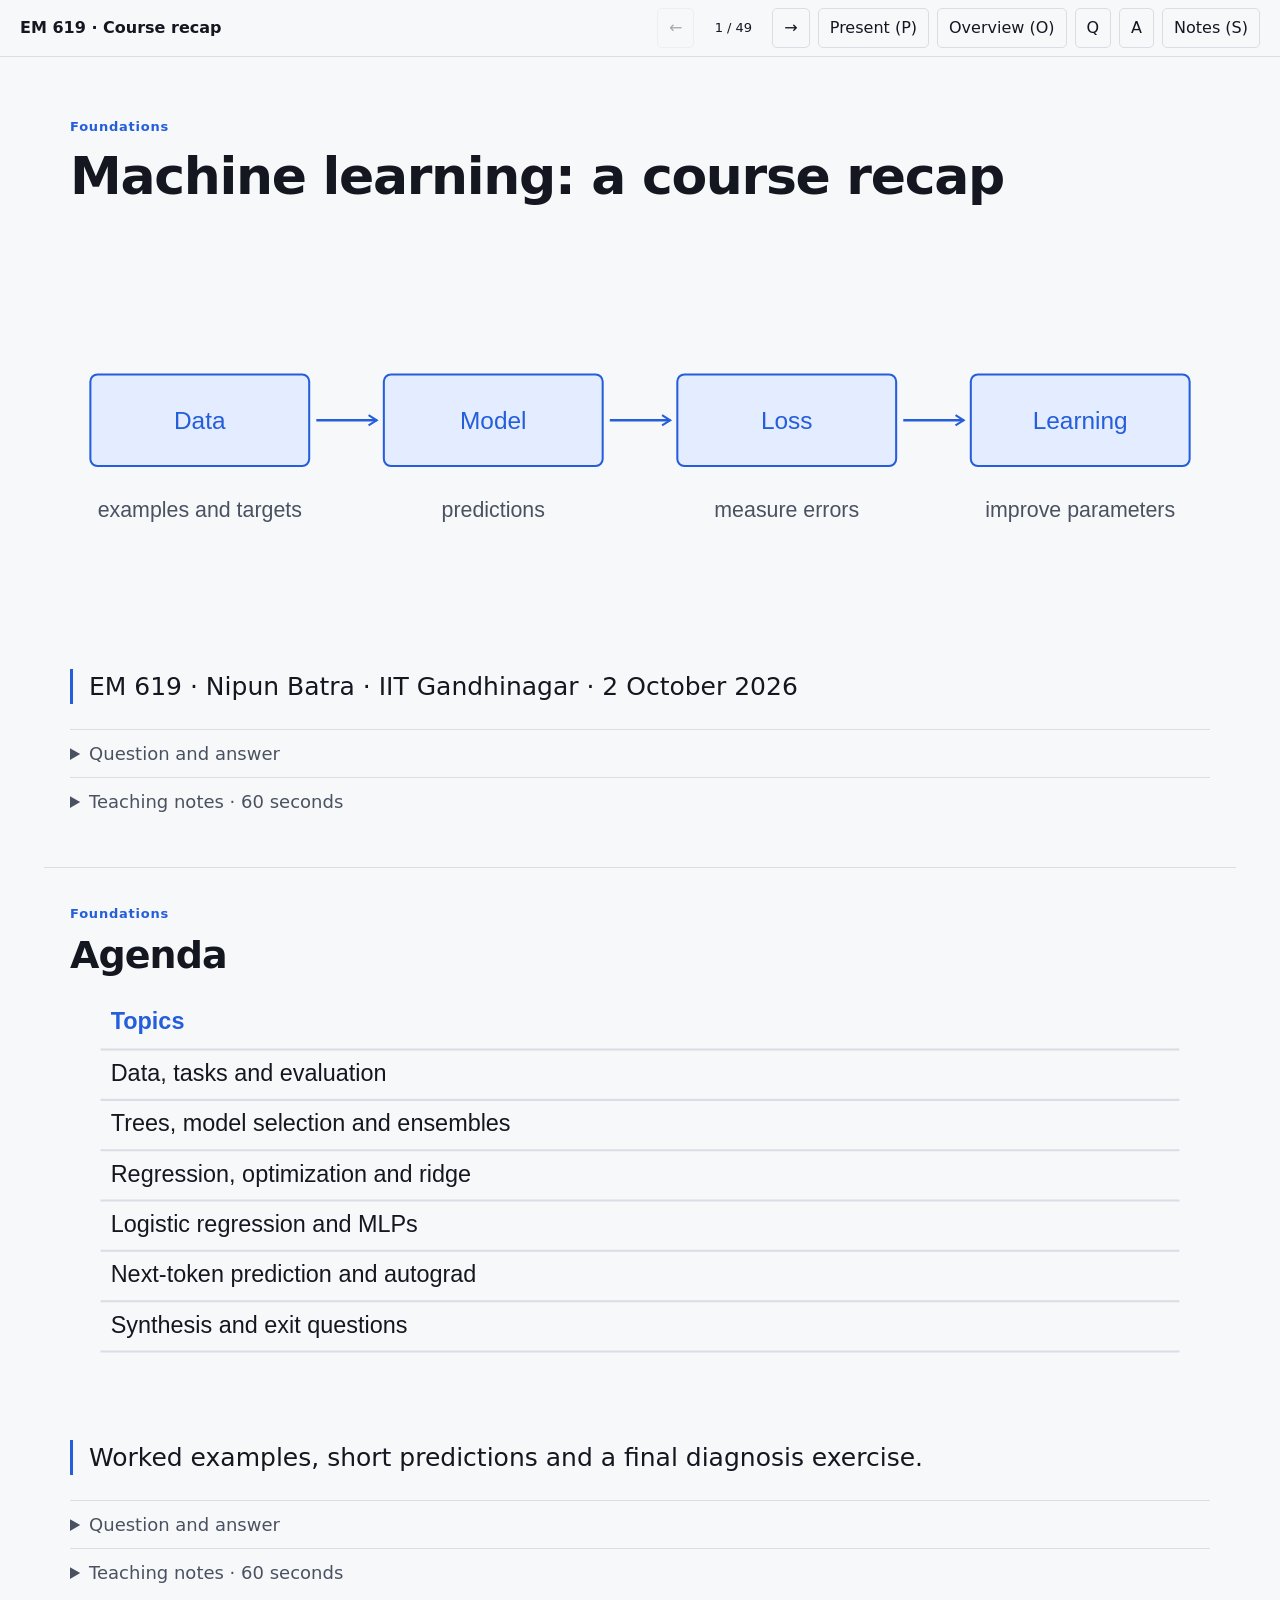
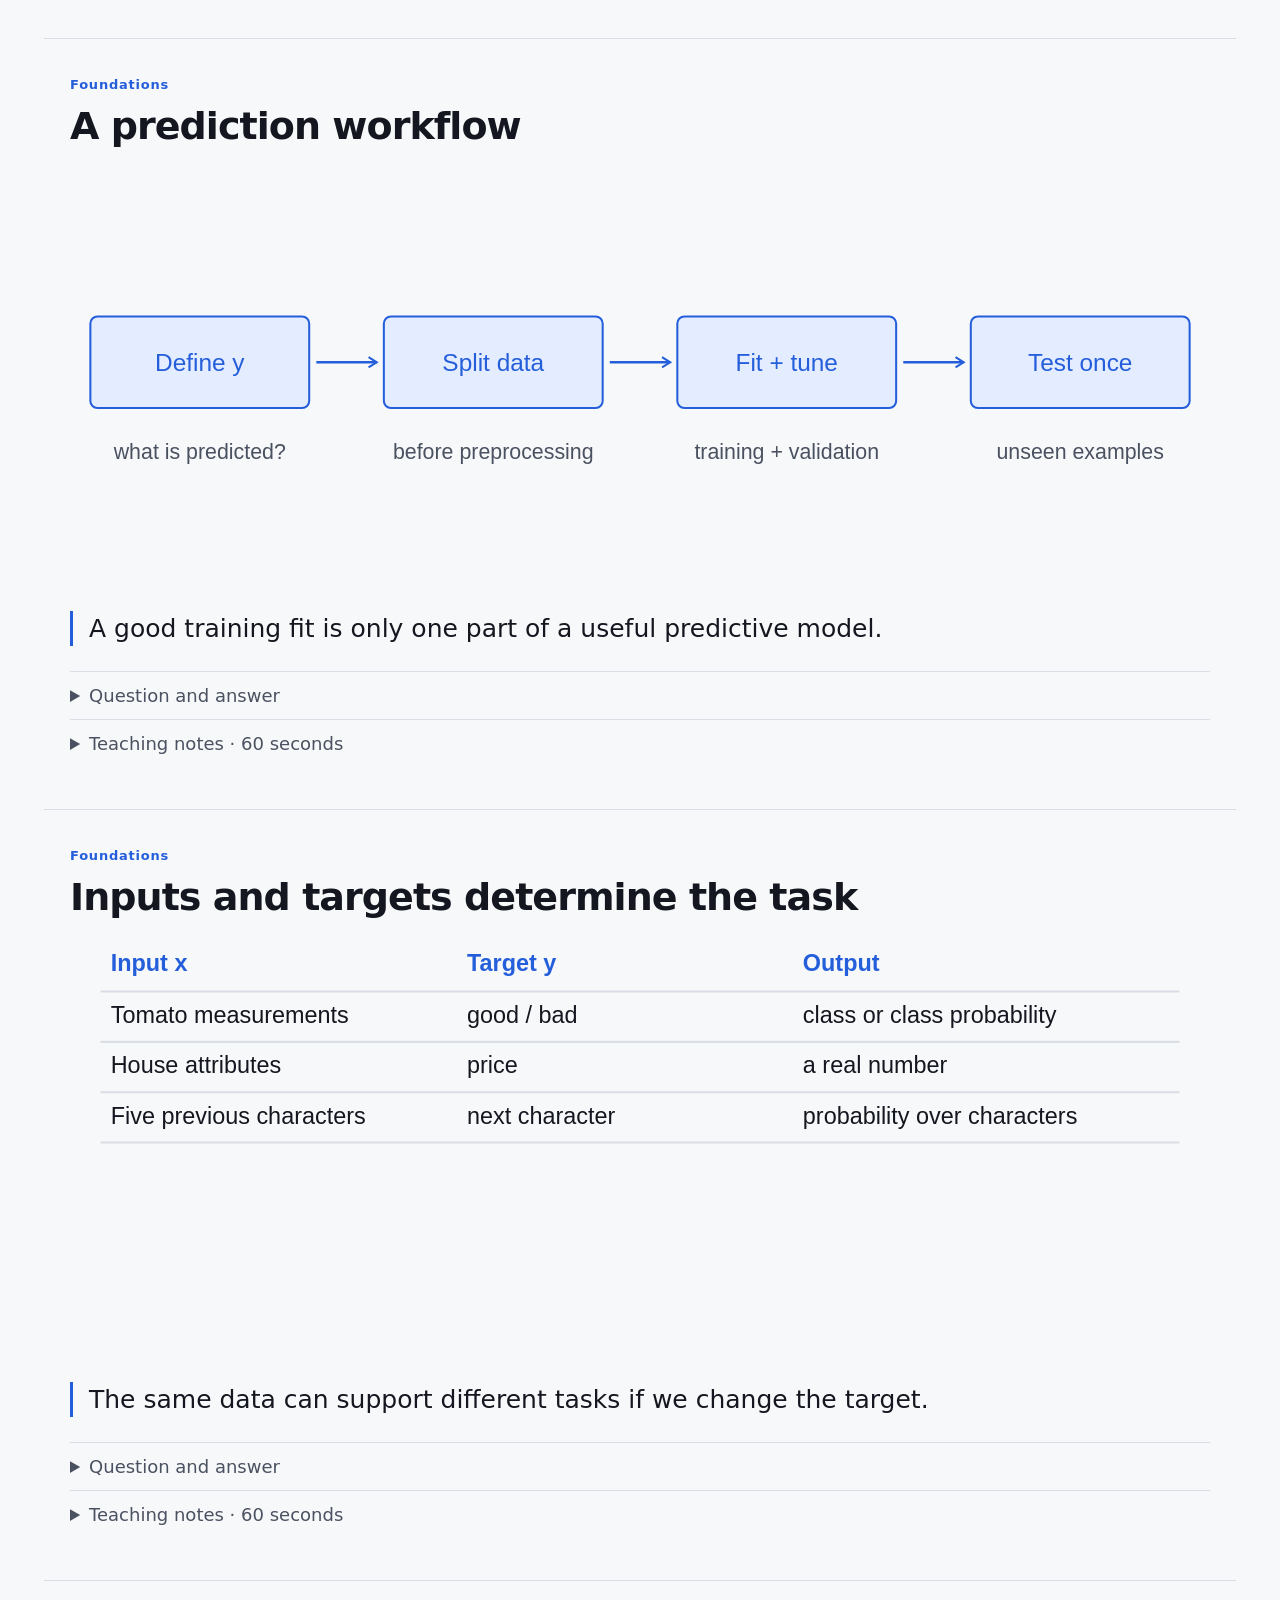
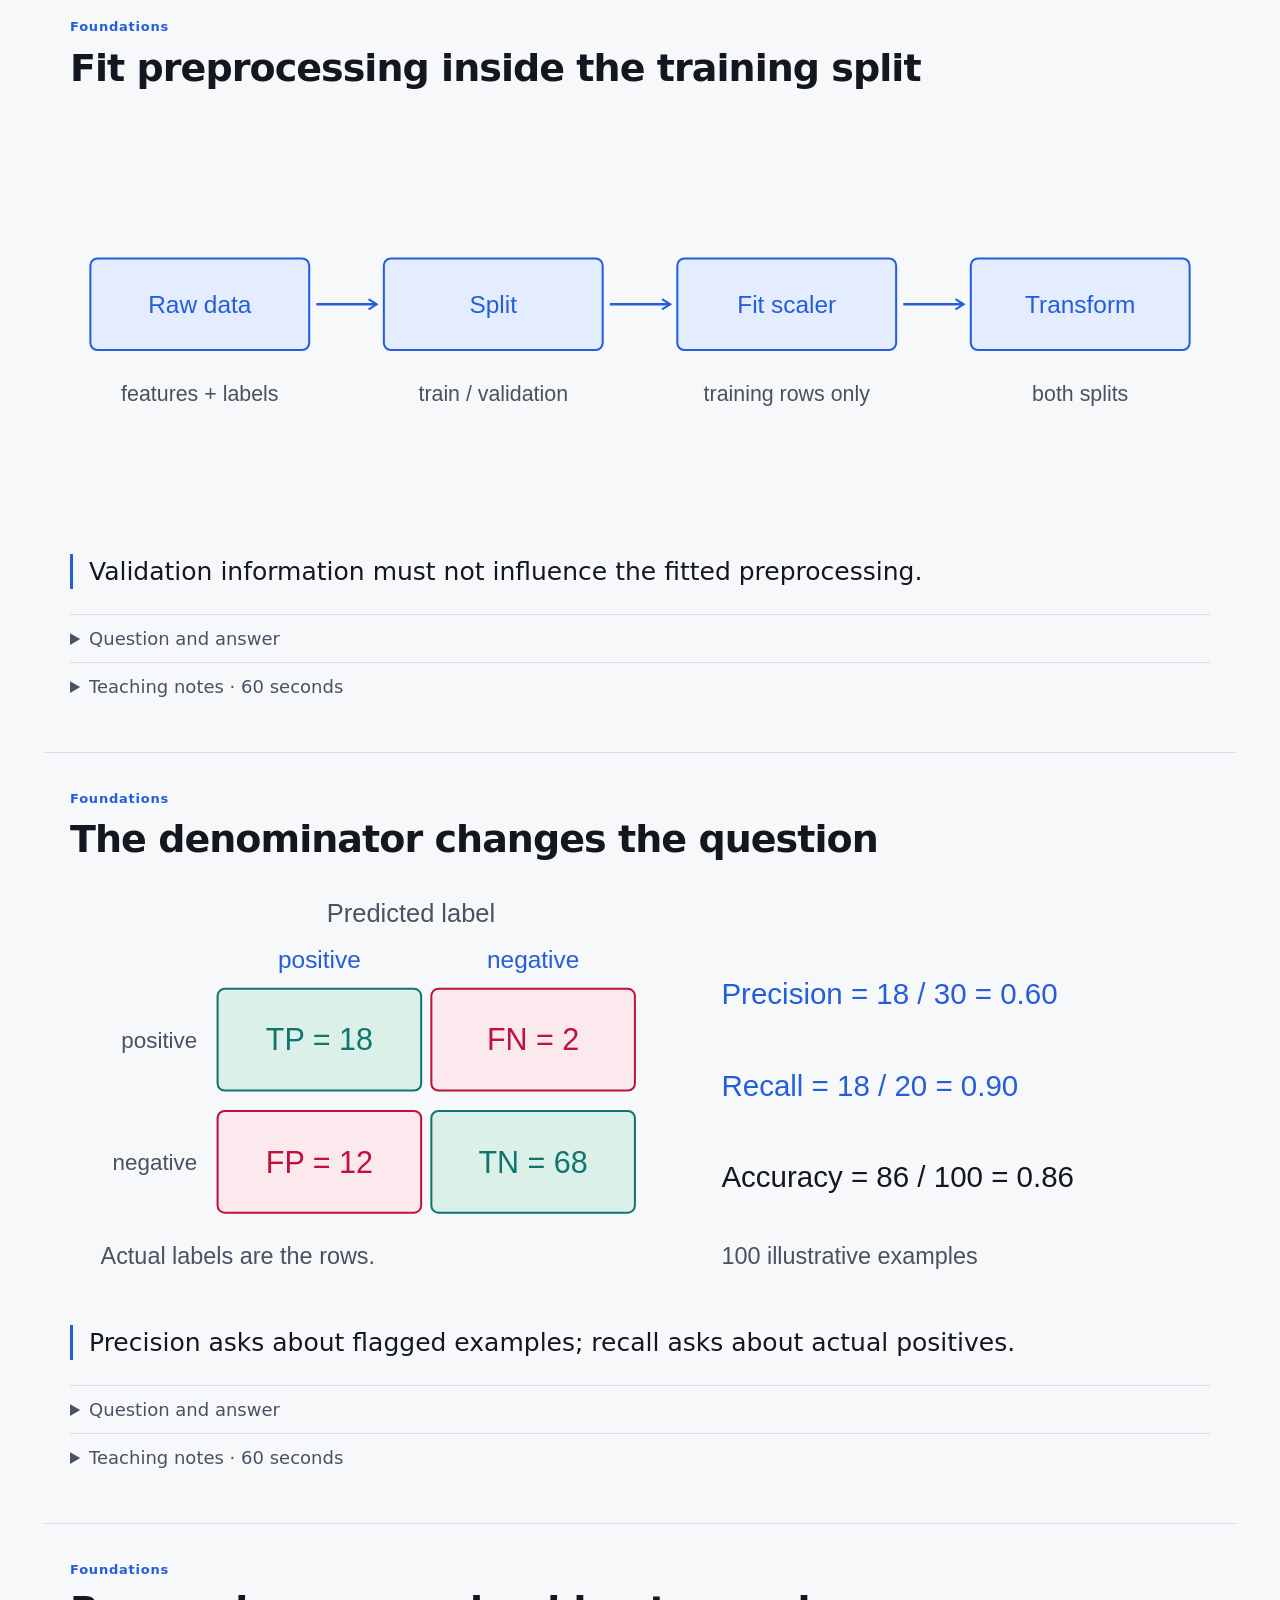
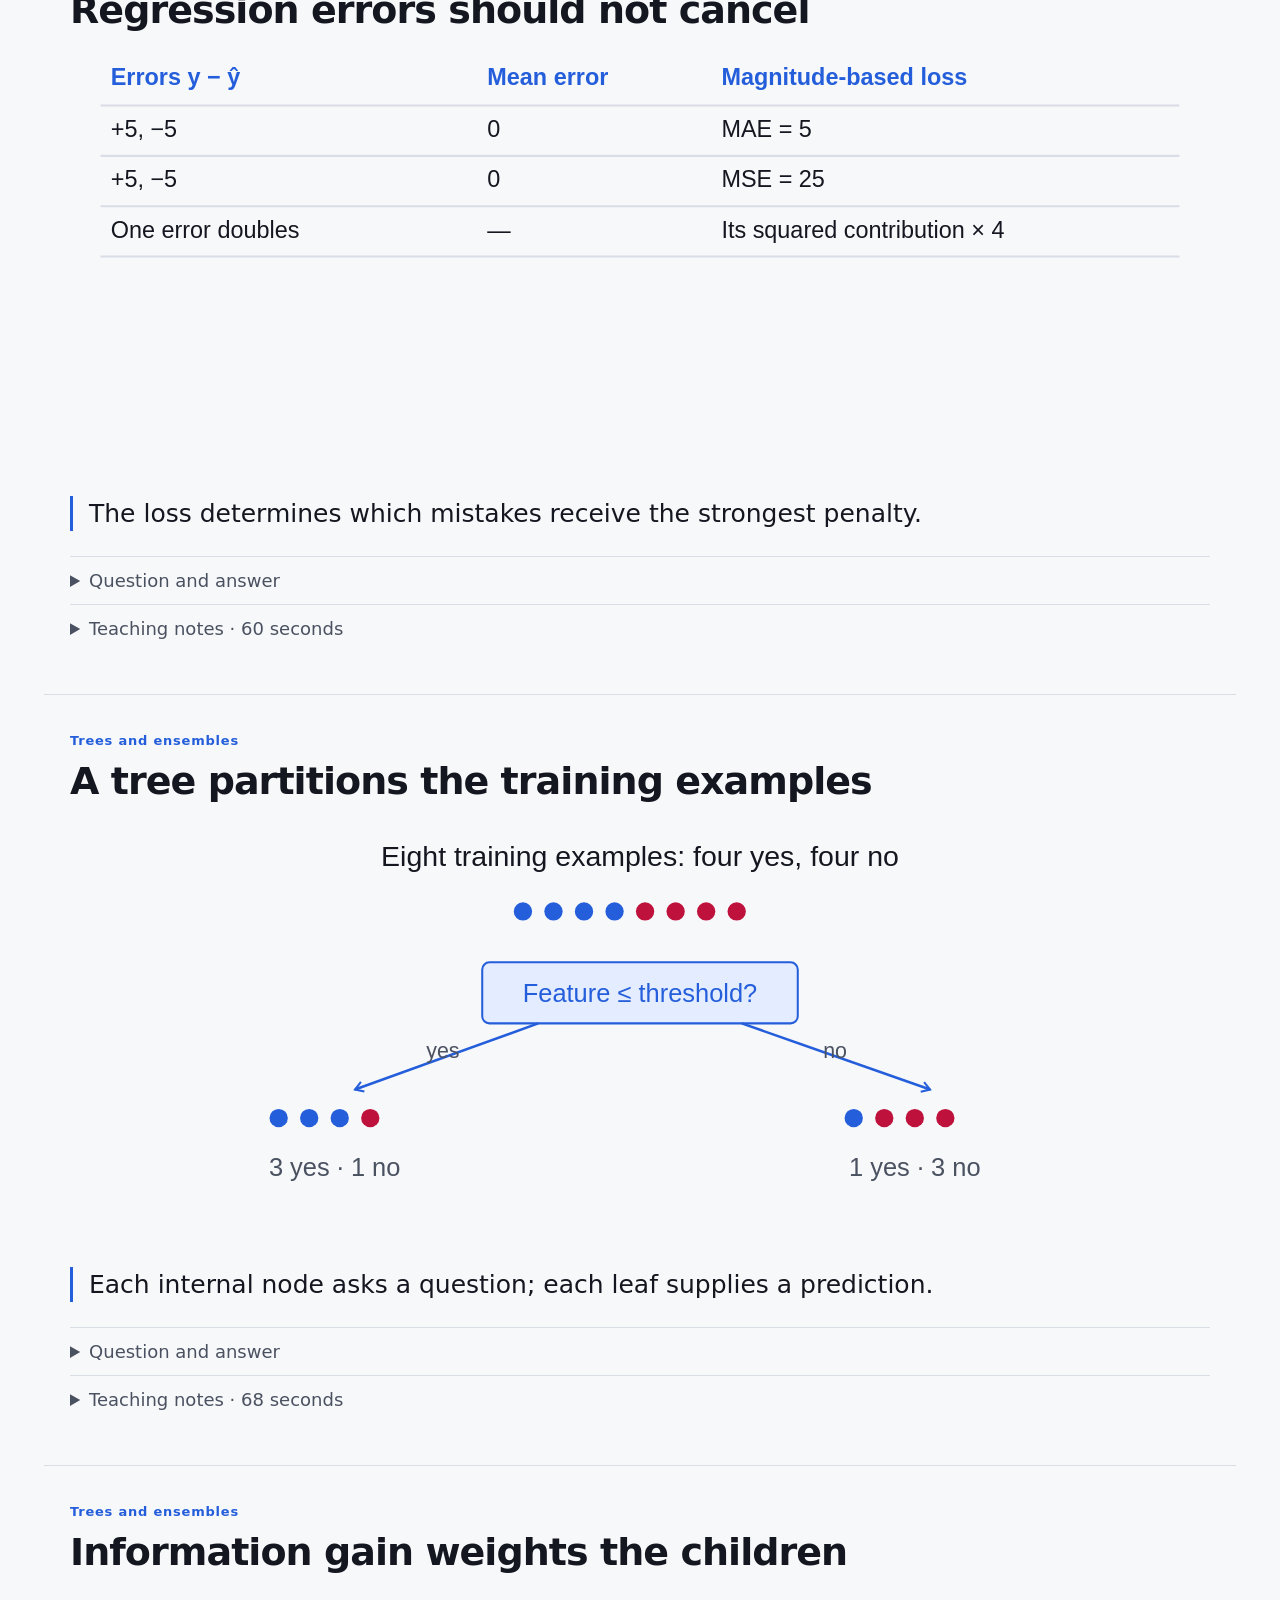
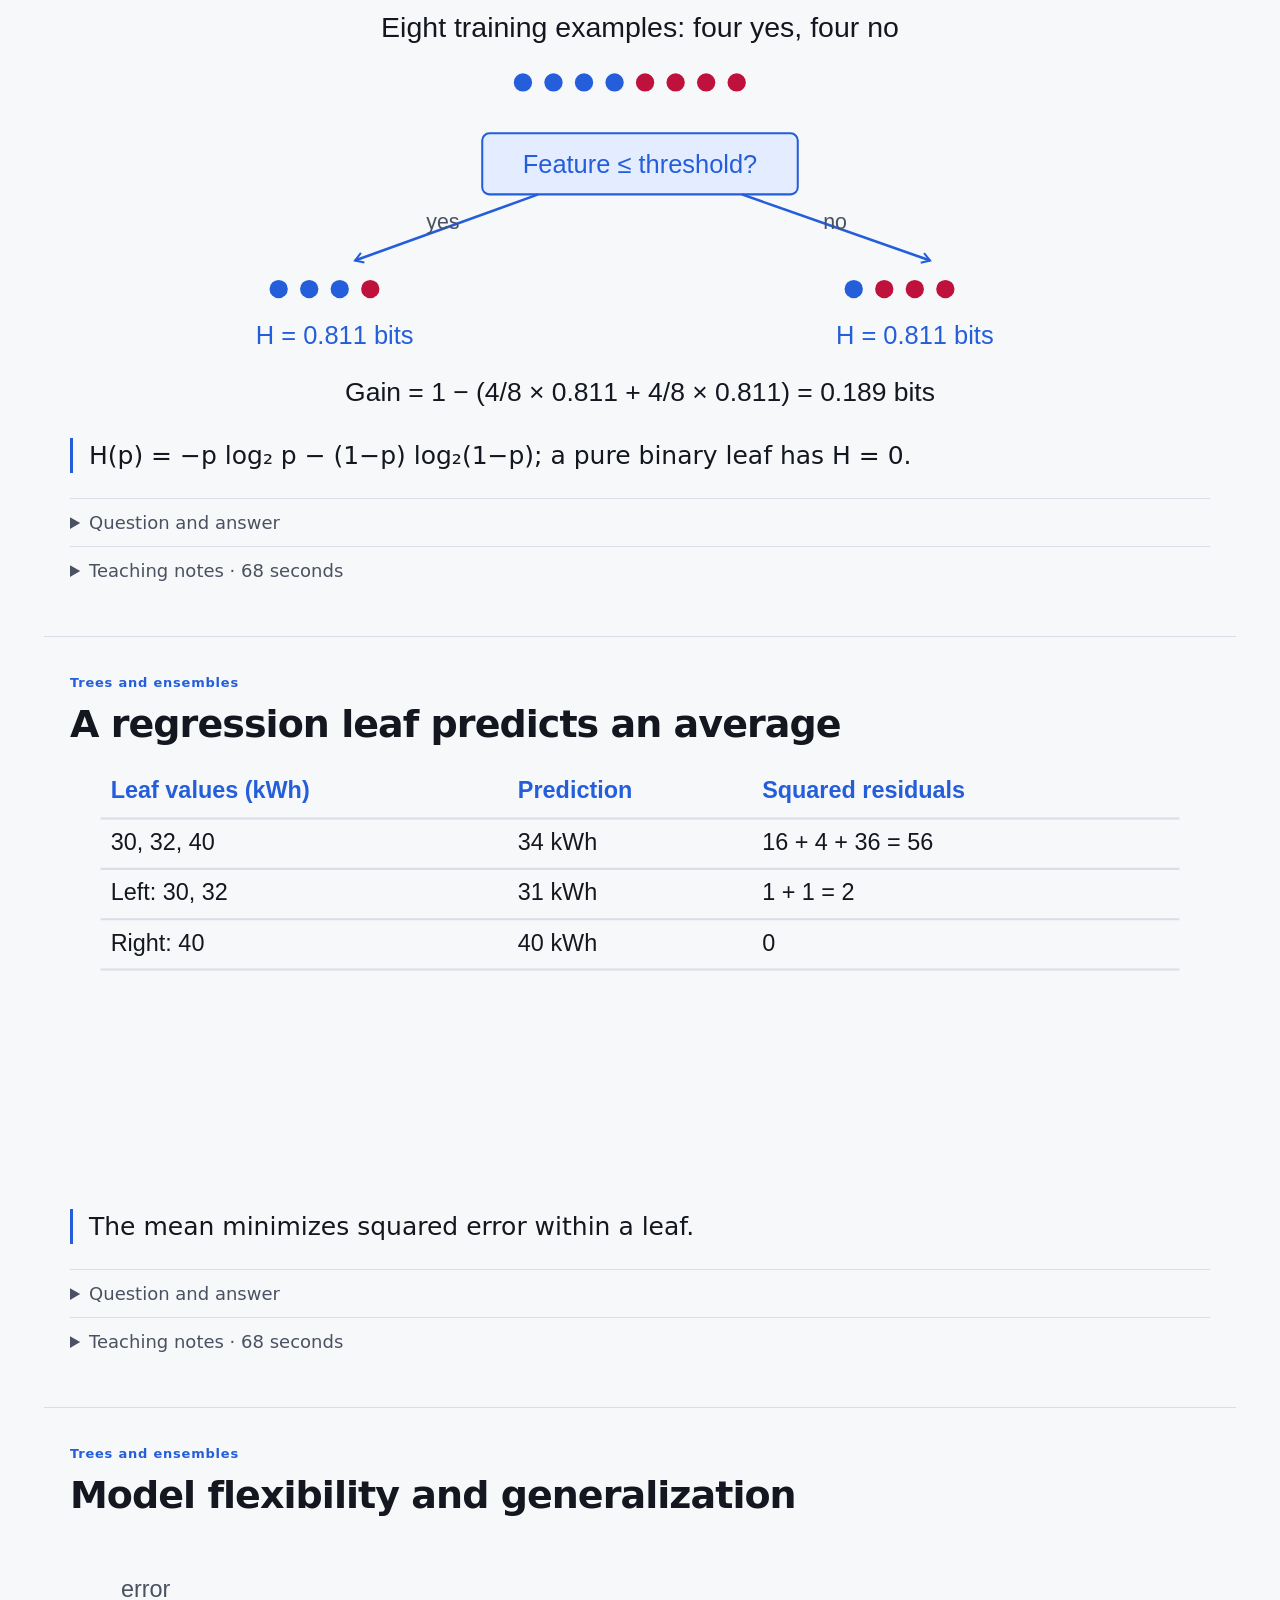
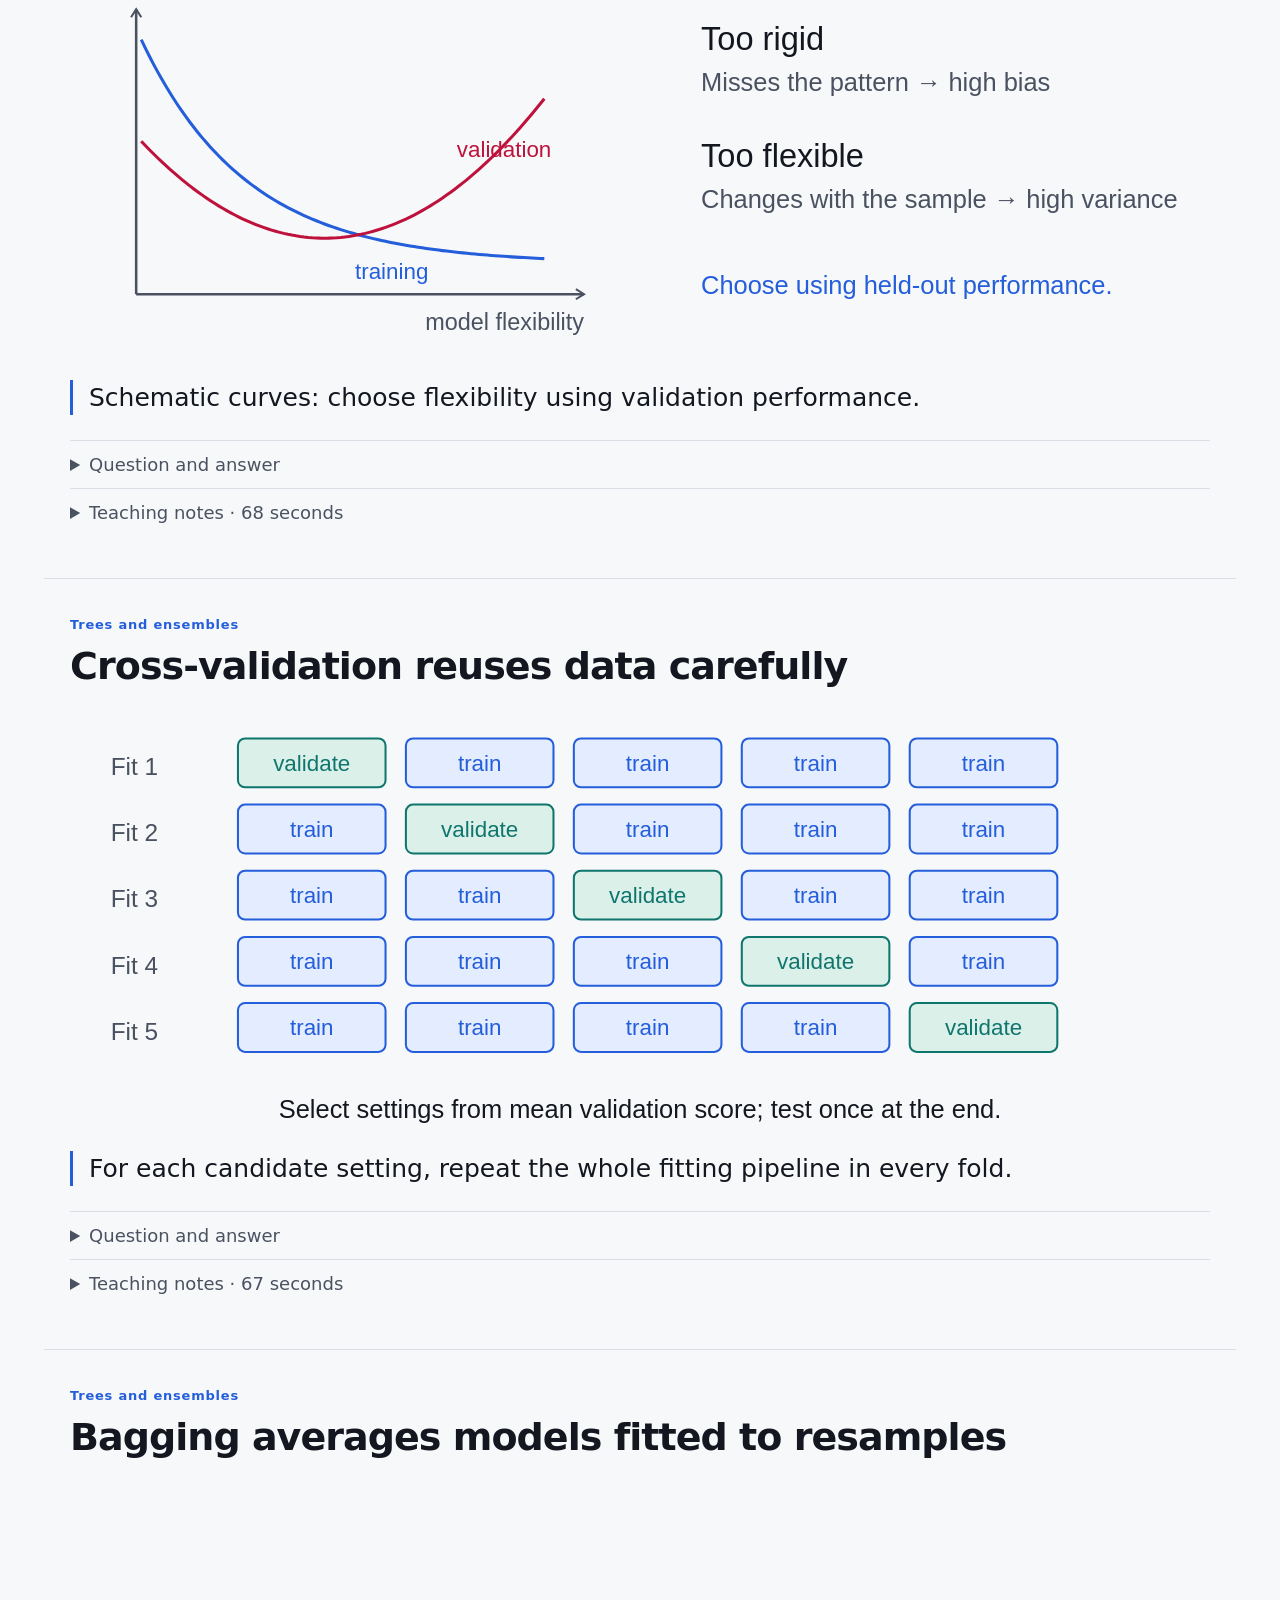
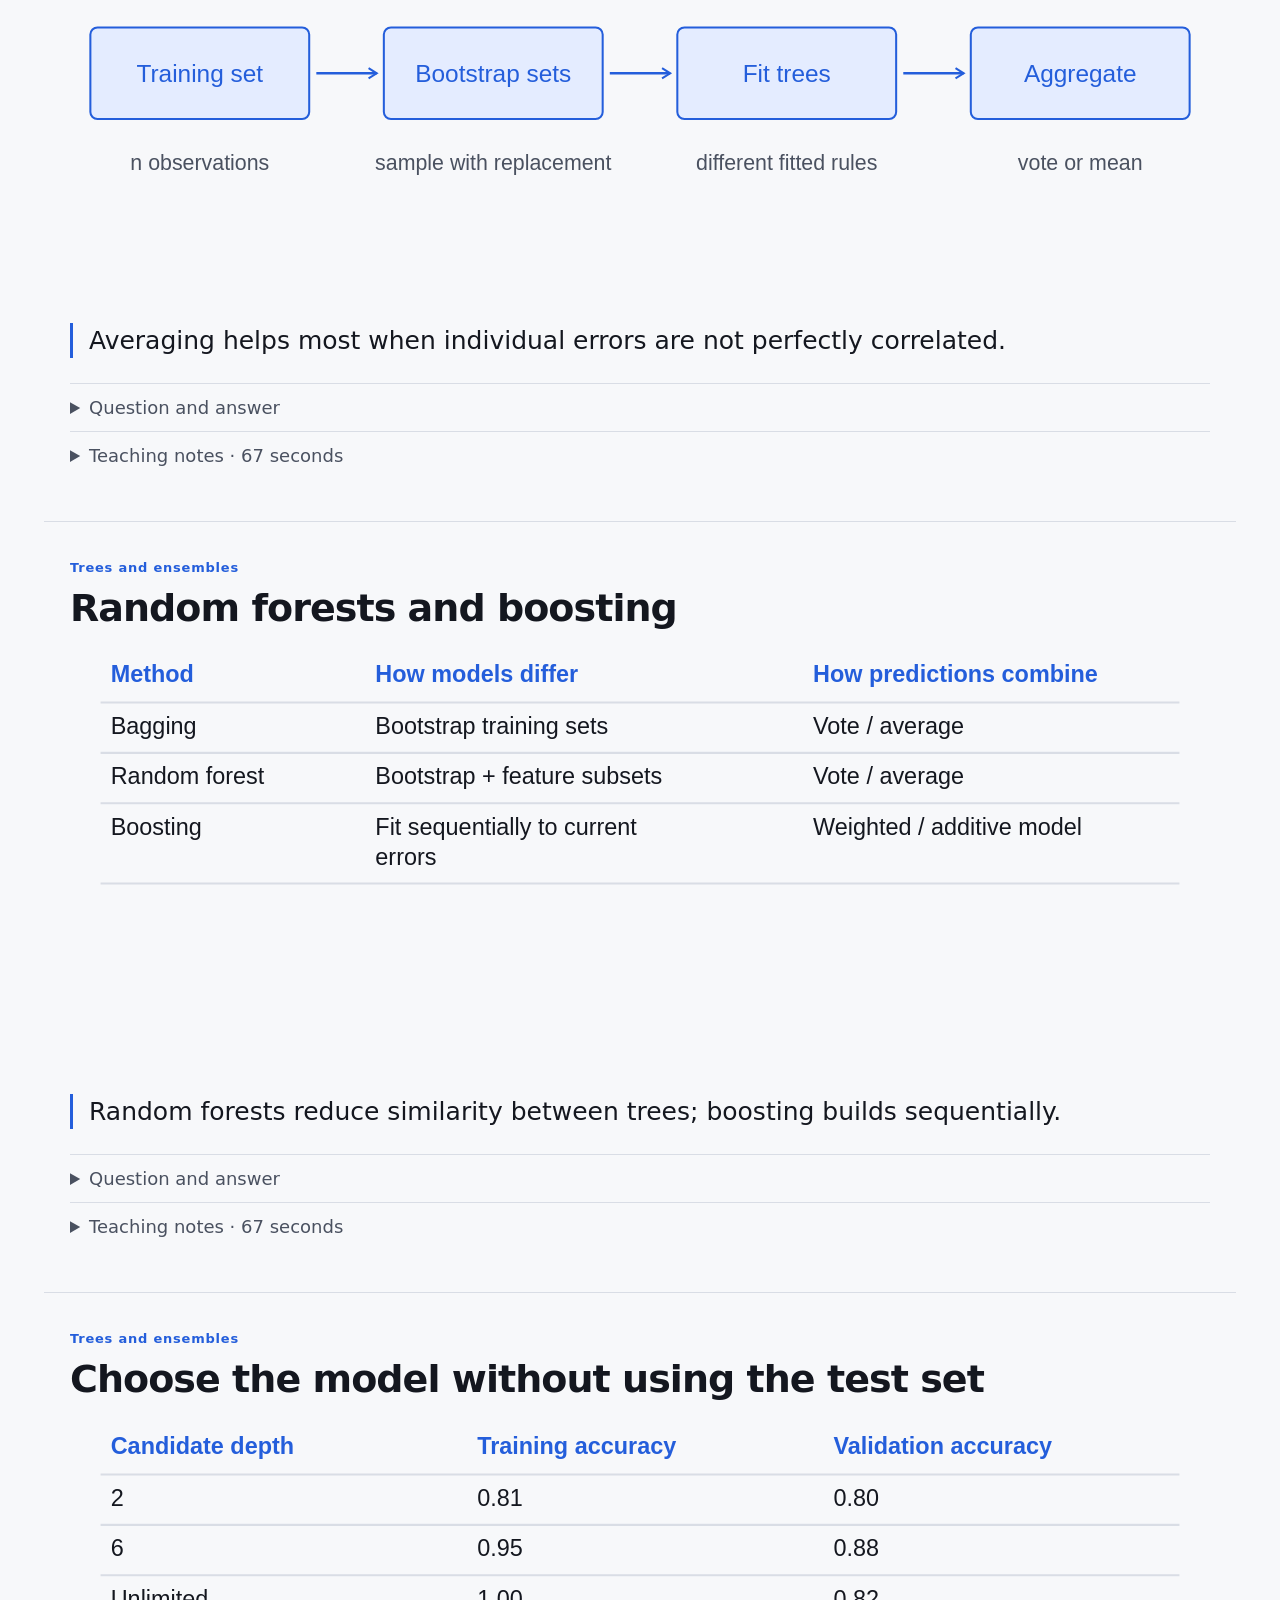
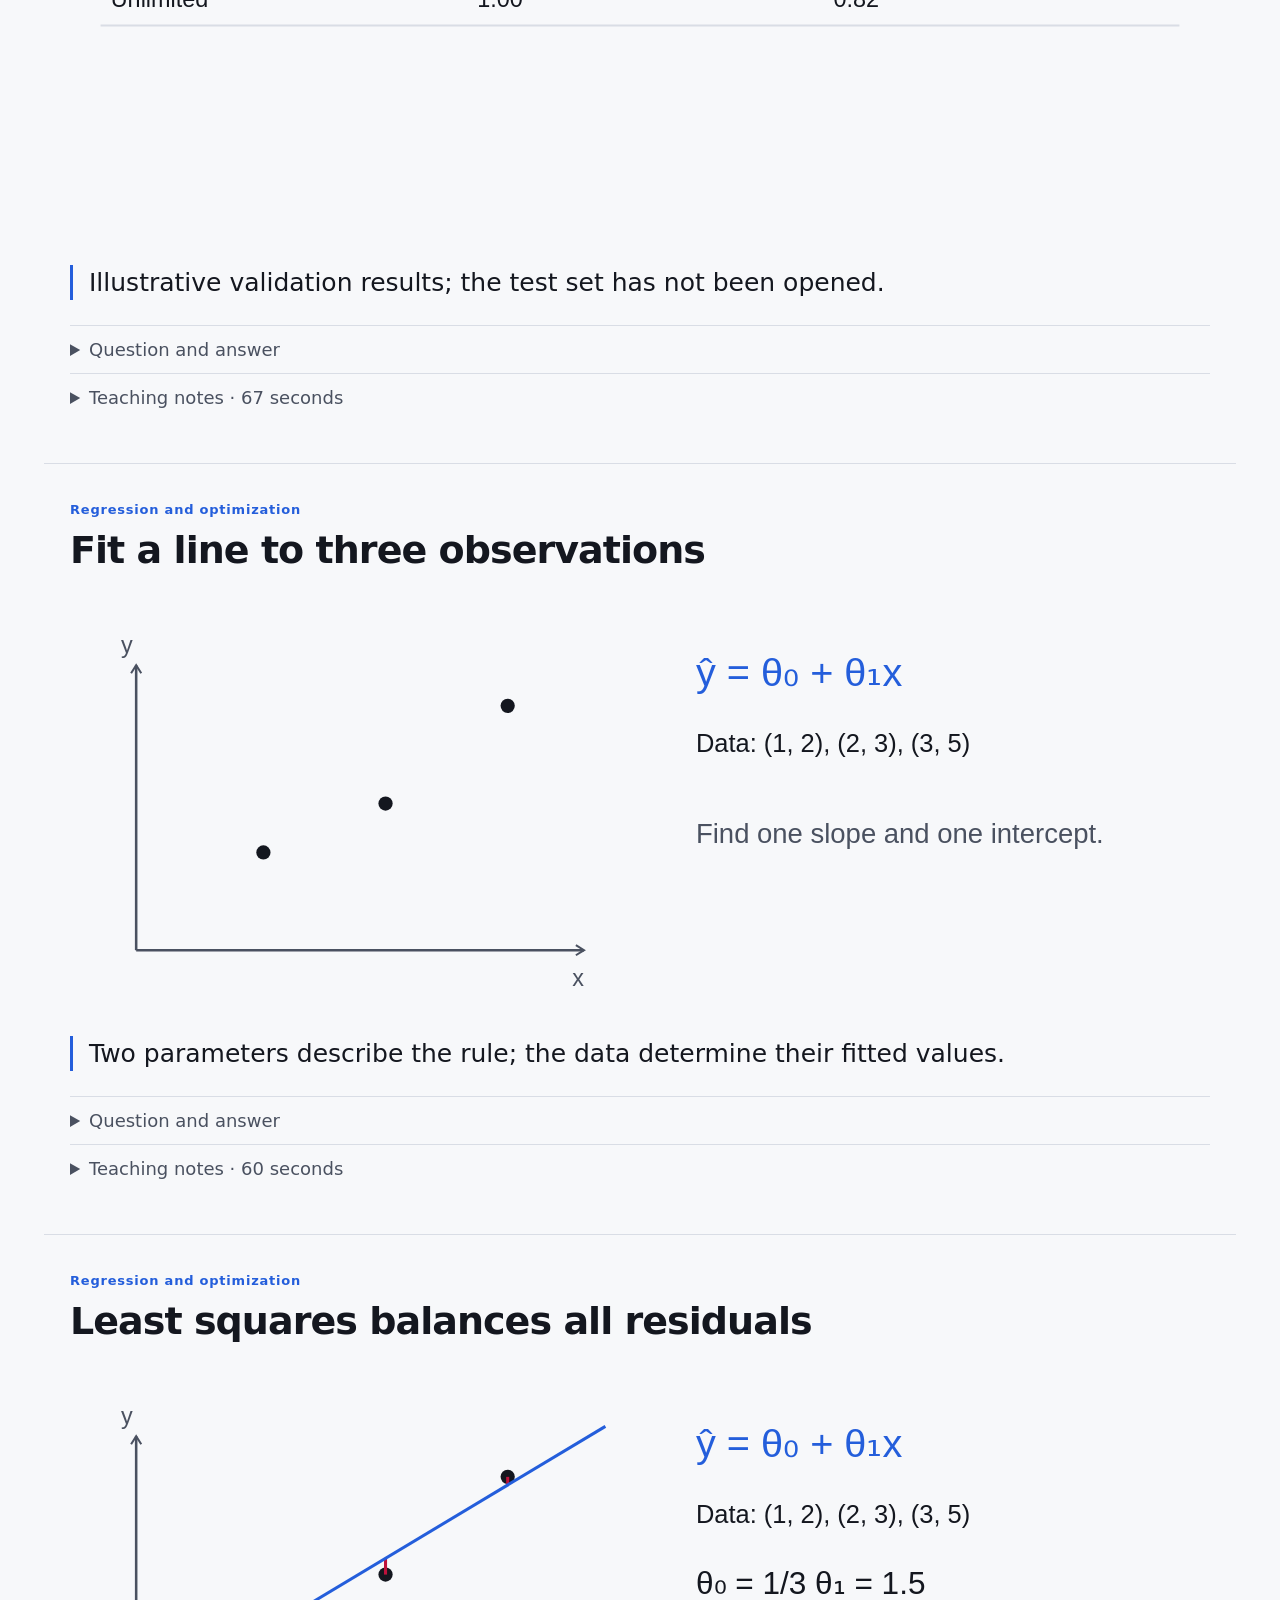
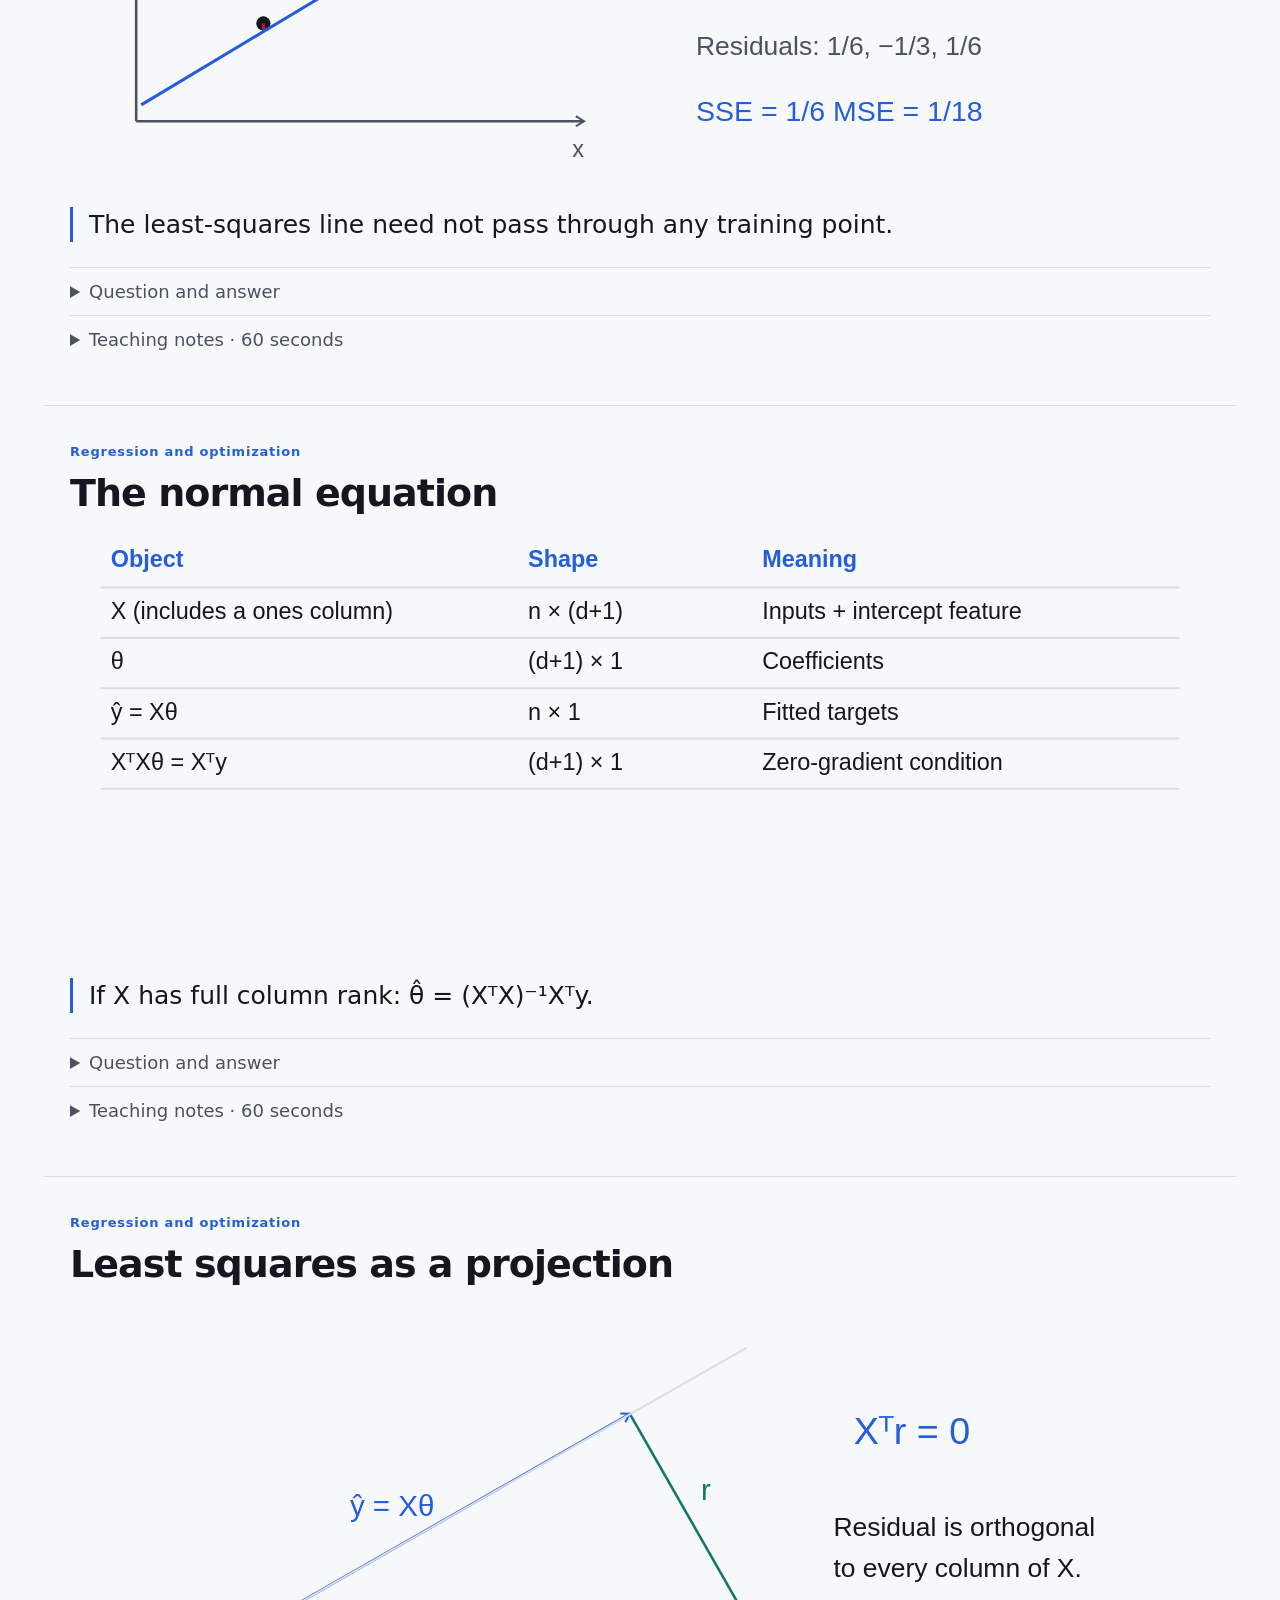
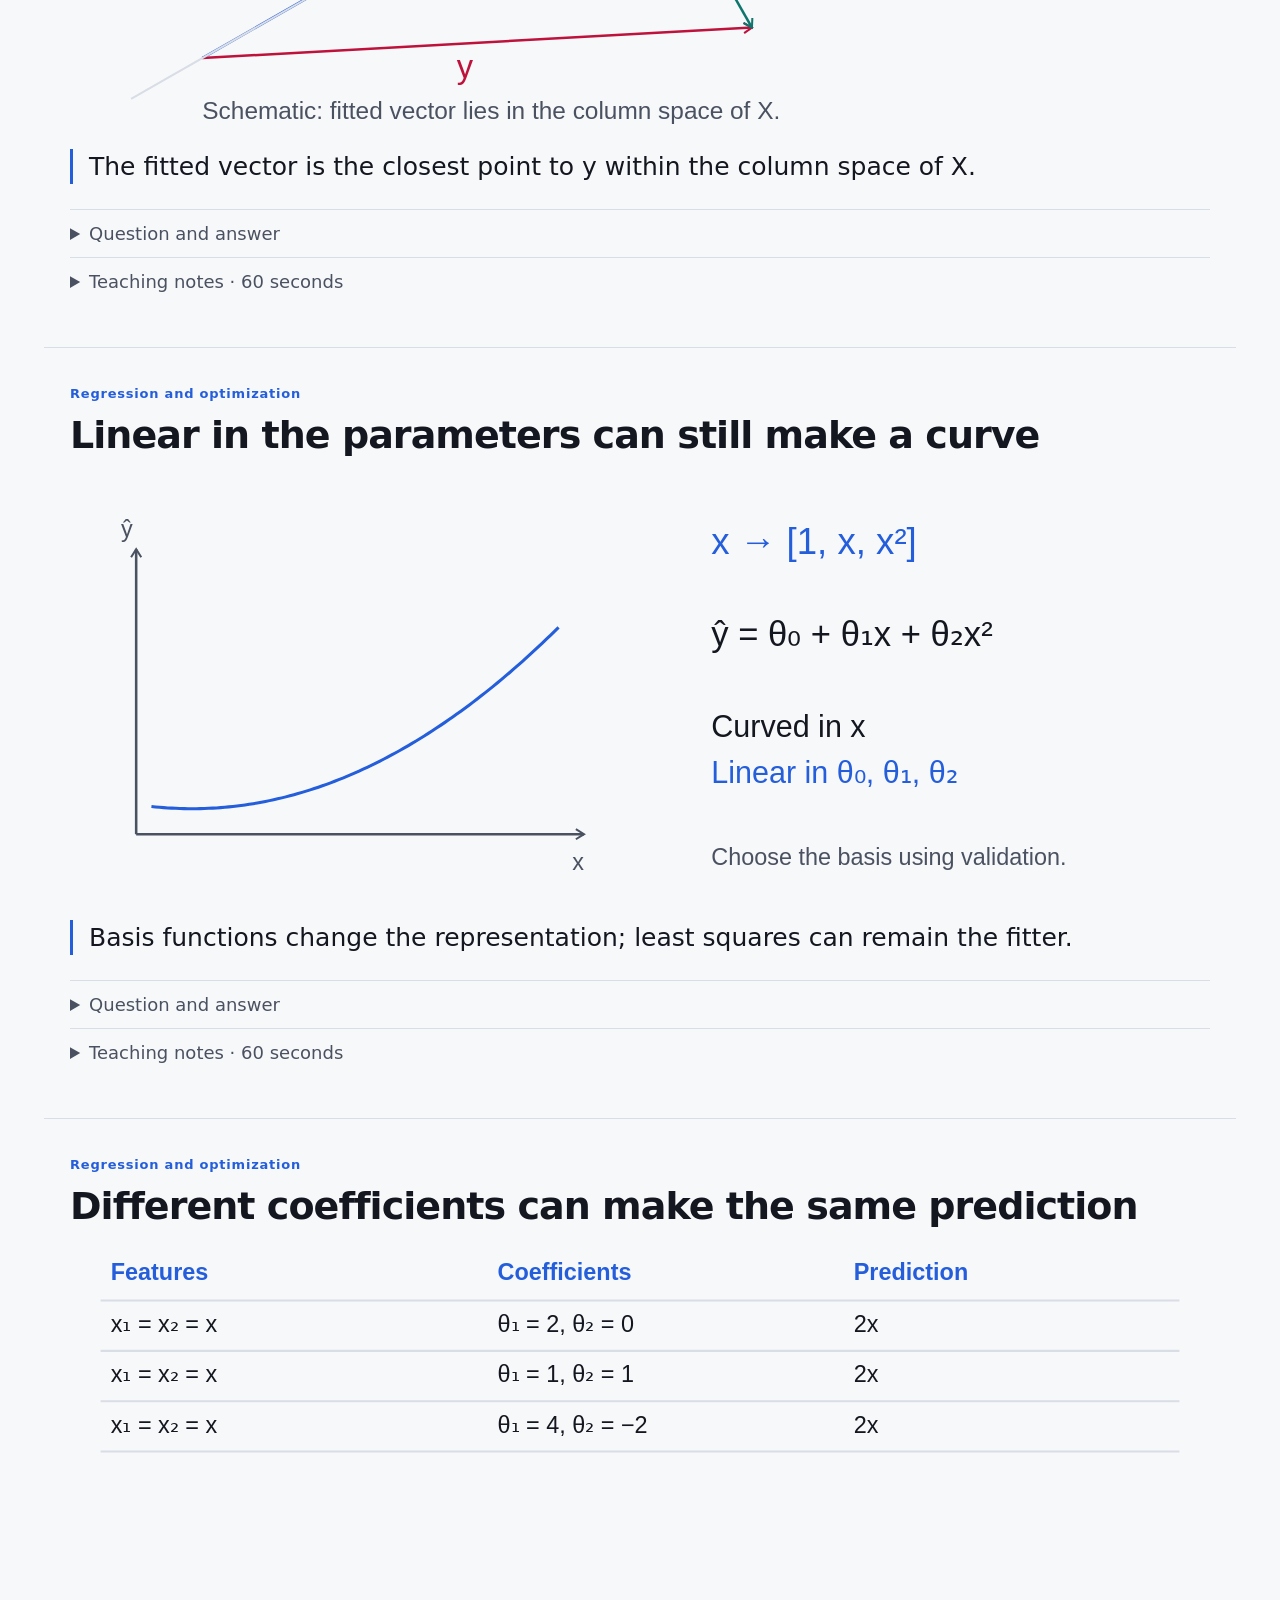
<file: lectures/recap/index.html>
<!doctype html><html lang="en"><head><meta charset="utf-8"><meta name="viewport" content="width=device-width,initial-scale=1"><title>EM 619 · Course recap · 2 October 2026</title><meta name="description" content="A 55-minute visual recap of EM619: trees, regression, optimization, logistic regression, MLPs, next-character prediction and autograd."><style>:root{--paper:#f7f8fa;--ink:#14171f;--muted:#4a5160;--blue:#245edb;--tint:#e4ecff;--line:#d9dde5;--scale:1}*{box-sizing:border-box}body{margin:0;background:var(--paper);color:var(--ink);font-family:"Avenir Next","Segoe UI",system-ui,sans-serif;line-height:1.5}h1,h2,p{margin:0}h1,h2{line-height:1.14;letter-spacing:-.025em}a{color:var(--blue);text-underline-offset:3px}button,select{font:inherit;color:inherit;background:var(--paper);border:1px solid var(--line);border-radius:5px;padding:7px 11px;cursor:pointer}button:hover,button[aria-pressed=true]{border-color:var(--blue);color:var(--blue);background:var(--tint)}button:active{transform:translateY(1px)}button:focus-visible,a:focus-visible,summary:focus-visible{outline:3px solid var(--blue);outline-offset:3px}button:disabled{opacity:.35;cursor:default}.toolbar{position:sticky;top:0;background:#f7f8faef;z-index:5;padding:8px 20px;display:flex;gap:8px;align-items:center;border-bottom:1px solid var(--line)}.brand{margin-right:auto;font-weight:650}.counter{font-size:13px;min-width:62px;text-align:center}.stage{max-width:1240px;margin:auto;padding:24px}.slide{padding:36px 26px 42px;border-bottom:1px solid var(--line);scroll-margin-top:75px}.eyebrow{color:var(--blue);font-size:13px;font-weight:650;letter-spacing:.06em;margin-bottom:10px}h1{font-size:52px}h2{font-size:38px}.visual{margin:26px 0 20px}.visual svg{display:block;width:100%;height:auto}.idea{font-size:25px;border-left:3px solid var(--blue);padding-left:16px;line-height:1.4;margin-top:15px}.reading{margin-top:25px;color:var(--muted);font-size:18px}.reading details{padding:10px 0;border-top:1px solid var(--line)}summary{cursor:pointer}.reading p{margin:12px 0}.demo{display:flex;justify-content:center;gap:12px;margin:0 0 8px}.demo button{font-size:19px}.qbox{display:none}.slide-number{display:none}footer{max-width:1100px;margin:30px auto;padding:20px;color:var(--muted)}dialog{max-width:min(900px,94vw);max-height:85vh;border:1px solid var(--line);border-radius:8px;padding:28px;background:var(--paper);color:var(--ink)}dialog::backdrop{background:#14171f77}.dialog-head{display:flex;gap:30px;justify-content:space-between;align-items:center;margin-bottom:25px}.dialog-head h2{font-size:28px}#dialog-body{font-size:22px;line-height:1.6}#dialog-body p{margin:12px 0}#dialog-body button{display:block;width:100%;text-align:left;margin:5px 0;font-size:17px}.present{overflow:hidden}.present .stage{position:fixed;width:1280px;height:720px;max-width:none;padding:0;left:50%;top:50%;transform:translate(-50%,-50%) scale(var(--scale))}.present .slide{display:none;position:absolute;inset:0;padding:38px 46px 36px;height:720px;border:0}.present .slide.active{display:flex;flex-direction:column}.present h1{font-size:52px}.present h2{font-size:39px}.present .visual{flex:1;min-height:0;display:flex;align-items:center;margin:18px 0 4px}.present .visual svg{max-height:455px}.present .idea{font-size:24px;flex:none;margin:13px 0 12px}.present .reading,.present footer{display:none}.present .toolbar{position:fixed;top:auto;bottom:10px;right:12px;padding:5px 7px;border:1px solid var(--line);border-radius:6px;background:#f7f8faee;transition:opacity .2s}.present .brand{display:none}.present .toolbar button{font-size:12px;padding:5px 8px}.present.idle .toolbar{opacity:0;pointer-events:none;visibility:hidden}.present .qbox.open{display:block;position:absolute;bottom:70px;left:46px;right:46px;padding:24px;background:var(--paper);border:2px solid var(--blue);font-size:25px;z-index:2}.present .demo{flex:none}.present .slide-number{display:block;position:absolute;right:48px;bottom:12px;font-size:12px;color:var(--muted)}.present .title .visual{max-height:330px;margin-top:45px}.present .title h1{font-size:56px;max-width:23ch}.present .title .idea{margin-top:auto}.generation-muted{opacity:.16}
@media(max-width:760px){.toolbar{padding:8px;gap:4px;flex-wrap:wrap}.brand{font-size:13px}.toolbar button{font-size:12px;padding:6px}.stage{padding:5px}.slide{padding:30px 15px}.eyebrow{font-size:11px}h1{font-size:34px}h2{font-size:29px}.idea{font-size:21px}.visual{overflow-x:auto}.visual svg{min-width:660px}.reading{font-size:17px}.demo{flex-wrap:wrap}.demo button{font-size:16px}#dialog-body{font-size:18px}dialog{padding:18px}}
@media(prefers-reduced-motion:reduce){*{scroll-behavior:auto!important;transition:none!important}}
@media print{@page{size:1280px 720px;margin:0}.toolbar,footer,dialog,.reading,.demo,.qbox{display:none!important}html,body{margin:0;background:var(--paper);overflow:visible!important}.stage,.present .stage{position:static;transform:none;max-width:none;width:1280px;height:auto;padding:0}.slide,.present .slide{display:flex!important;position:relative;flex-direction:column;width:1280px;height:720px;padding:38px 46px 36px;border:0;break-after:page;break-inside:avoid}.visual,.present .visual{flex:1;min-height:0;display:flex;align-items:center;margin:18px 0 4px}.visual svg{max-height:455px;min-width:0}.idea{font-size:24px;margin:13px 0 12px}.slide-number{display:block;position:absolute;right:48px;bottom:12px;font-size:12px;color:var(--muted)}h2{font-size:39px}.title h1{font-size:56px;max-width:23ch}.title .visual{max-height:330px;margin-top:45px}.title .idea{margin-top:auto}.generation-muted{opacity:1}}
</style></head><body><nav class="toolbar" aria-label="Presentation controls"><span class="brand">EM 619 · Course recap</span><button id="prev" aria-label="Previous slide">←</button><span class="counter" id="counter"></span><button id="next" aria-label="Next slide">→</button><button id="present">Present (P)</button><button id="overview">Overview (O)</button><button id="question">Q</button><button id="answer">A</button><button id="notes">Notes (S)</button></nav><main class="stage"><section class="slide title" id="title" aria-labelledby="h-title"><header><p class="eyebrow">Foundations</p><h1 id="h-title">Machine learning: a course recap</h1></header><div class="visual"><svg xmlns="http://www.w3.org/2000/svg" viewBox="0 0 1120 410" role="img" aria-label="Machine learning: a course recap" style="font-family:Avenir Next,Segoe UI,sans-serif"><rect x="20.0" y="140" width="215.0" height="90" rx="7" fill="#E4ECFF" stroke="#245EDB" stroke-width="2"/><text x="127.5" y="193.4" font-size="24" fill="#245EDB" text-anchor="middle" font-weight="500">Data</text><line x1="242.0" y1="185" x2="301.3333333333333" y2="185" stroke="#245EDB" stroke-width="2.5" stroke-dasharray=""/><path d="M 293.3333333333333 180 L 301.3333333333333 185 L 293.3333333333333 190" fill="none" stroke="#245EDB" stroke-width="2" transform="rotate(0.0 301.3333333333333 185)"/><text x="127.5" y="280" font-size="21" fill="#4A5160" text-anchor="middle" font-weight="500">examples and targets</text><rect x="308.3333333333333" y="140" width="215.0" height="90" rx="7" fill="#E4ECFF" stroke="#245EDB" stroke-width="2"/><text x="415.8333333333333" y="193.4" font-size="24" fill="#245EDB" text-anchor="middle" font-weight="500">Model</text><line x1="530.3333333333333" y1="185" x2="589.6666666666666" y2="185" stroke="#245EDB" stroke-width="2.5" stroke-dasharray=""/><path d="M 581.6666666666666 180 L 589.6666666666666 185 L 581.6666666666666 190" fill="none" stroke="#245EDB" stroke-width="2" transform="rotate(0.0 589.6666666666666 185)"/><text x="415.8333333333333" y="280" font-size="21" fill="#4A5160" text-anchor="middle" font-weight="500">predictions</text><rect x="596.6666666666666" y="140" width="215.0" height="90" rx="7" fill="#E4ECFF" stroke="#245EDB" stroke-width="2"/><text x="704.1666666666666" y="193.4" font-size="24" fill="#245EDB" text-anchor="middle" font-weight="500">Loss</text><line x1="818.6666666666666" y1="185" x2="878.0" y2="185" stroke="#245EDB" stroke-width="2.5" stroke-dasharray=""/><path d="M 870.0 180 L 878.0 185 L 870.0 190" fill="none" stroke="#245EDB" stroke-width="2" transform="rotate(0.0 878.0 185)"/><text x="704.1666666666666" y="280" font-size="21" fill="#4A5160" text-anchor="middle" font-weight="500">measure errors</text><rect x="885.0" y="140" width="215.0" height="90" rx="7" fill="#E4ECFF" stroke="#245EDB" stroke-width="2"/><text x="992.5" y="193.4" font-size="24" fill="#245EDB" text-anchor="middle" font-weight="500">Learning</text><text x="992.5" y="280" font-size="21" fill="#4A5160" text-anchor="middle" font-weight="500">improve parameters</text></svg></div><p class="idea">EM 619 · Nipun Batra · IIT Gandhinagar · 2 October 2026</p><p class="qbox">What connects a decision tree, a fitted line and a name generator?</p><div class="reading"><details><summary>Question and answer</summary><p><strong>What connects a decision tree, a fitted line and a name generator?</strong></p><p>All learn a rule from examples, make predictions and need evaluation on data not used to fit or select them.</p></details><details><summary>Teaching notes · 60 seconds</summary><p>Opening cue: ask students to name one model and one mistake to avoid. This is a recap of the dated EM619 class record, including the instructor’s corrections for 23, 26 and 30 September. The architecture of transformers is not assumed.</p><p><a href="https://nipunbatra.github.io/ml-teaching/basics/slides/accuracy-convention-handout.pdf">Original class material</a></p></details></div><span class="slide-number">EM 619 · 1 / 49</span></section><section class="slide " id="route" aria-labelledby="h-route"><header><p class="eyebrow">Foundations</p><h2 id="h-route">Agenda</h2></header><div class="visual"><svg xmlns="http://www.w3.org/2000/svg" viewBox="0 0 1120 410" role="img" aria-label="Agenda" style="font-family:Avenir Next,Segoe UI,sans-serif"><text x="40" y="26.0" font-size="23" fill="#245EDB" text-anchor="start" font-weight="650">Topics</text><line x1="30" y1="45.75" x2="1090" y2="45.75" stroke="#D9DDE5" stroke-width="2" stroke-dasharray=""/><text x="40" y="76.75" font-size="23" fill="#14171F" text-anchor="start" font-weight="500">Data, tasks and evaluation</text><line x1="30" y1="95.19" x2="1090" y2="95.19" stroke="#D9DDE5" stroke-width="2" stroke-dasharray=""/><text x="40" y="126.19" font-size="23" fill="#14171F" text-anchor="start" font-weight="500">Trees, model selection and ensembles</text><line x1="30" y1="144.63" x2="1090" y2="144.63" stroke="#D9DDE5" stroke-width="2" stroke-dasharray=""/><text x="40" y="175.63" font-size="23" fill="#14171F" text-anchor="start" font-weight="500">Regression, optimization and ridge</text><line x1="30" y1="194.07" x2="1090" y2="194.07" stroke="#D9DDE5" stroke-width="2" stroke-dasharray=""/><text x="40" y="225.07" font-size="23" fill="#14171F" text-anchor="start" font-weight="500">Logistic regression and MLPs</text><line x1="30" y1="243.51" x2="1090" y2="243.51" stroke="#D9DDE5" stroke-width="2" stroke-dasharray=""/><text x="40" y="274.51" font-size="23" fill="#14171F" text-anchor="start" font-weight="500">Next-token prediction and autograd</text><line x1="30" y1="292.95" x2="1090" y2="292.95" stroke="#D9DDE5" stroke-width="2" stroke-dasharray=""/><text x="40" y="323.95" font-size="23" fill="#14171F" text-anchor="start" font-weight="500">Synthesis and exit questions</text><line x1="30" y1="342.39" x2="1090" y2="342.39" stroke="#D9DDE5" stroke-width="2" stroke-dasharray=""/></svg></div><p class="idea">Worked examples, short predictions and a final diagnosis exercise.</p><p class="qbox">Which part of the course felt like a new subject but reused an old idea?</p><div class="reading"><details><summary>Question and answer</summary><p><strong>Which part of the course felt like a new subject but reused an old idea?</strong></p><p>Next-character generation reused multiclass classification; autograd reused the chain rule.</p></details><details><summary>Teaching notes · 60 seconds</summary><p>The 55 minutes include questions and demonstrations, but not playback of the linked revision videos. For 50 minutes, shorten pauses on the geometry, ensembles and parameter-count examples. For 60 minutes, add five minutes to the exit discussion.</p><p><a href="https://nipunbatra.github.io/ml-teaching/basics/slides/accuracy-convention-handout.pdf">Original class material</a></p></details></div><span class="slide-number">EM 619 · 2 / 49</span></section><section class="slide " id="workflow" aria-labelledby="h-workflow"><header><p class="eyebrow">Foundations</p><h2 id="h-workflow">A prediction workflow</h2></header><div class="visual"><svg xmlns="http://www.w3.org/2000/svg" viewBox="0 0 1120 410" role="img" aria-label="A prediction workflow" style="font-family:Avenir Next,Segoe UI,sans-serif"><rect x="20.0" y="140" width="215.0" height="90" rx="7" fill="#E4ECFF" stroke="#245EDB" stroke-width="2"/><text x="127.5" y="193.4" font-size="24" fill="#245EDB" text-anchor="middle" font-weight="500">Define y</text><line x1="242.0" y1="185" x2="301.3333333333333" y2="185" stroke="#245EDB" stroke-width="2.5" stroke-dasharray=""/><path d="M 293.3333333333333 180 L 301.3333333333333 185 L 293.3333333333333 190" fill="none" stroke="#245EDB" stroke-width="2" transform="rotate(0.0 301.3333333333333 185)"/><text x="127.5" y="280" font-size="21" fill="#4A5160" text-anchor="middle" font-weight="500">what is predicted?</text><rect x="308.3333333333333" y="140" width="215.0" height="90" rx="7" fill="#E4ECFF" stroke="#245EDB" stroke-width="2"/><text x="415.8333333333333" y="193.4" font-size="24" fill="#245EDB" text-anchor="middle" font-weight="500">Split data</text><line x1="530.3333333333333" y1="185" x2="589.6666666666666" y2="185" stroke="#245EDB" stroke-width="2.5" stroke-dasharray=""/><path d="M 581.6666666666666 180 L 589.6666666666666 185 L 581.6666666666666 190" fill="none" stroke="#245EDB" stroke-width="2" transform="rotate(0.0 589.6666666666666 185)"/><text x="415.8333333333333" y="280" font-size="21" fill="#4A5160" text-anchor="middle" font-weight="500">before preprocessing</text><rect x="596.6666666666666" y="140" width="215.0" height="90" rx="7" fill="#E4ECFF" stroke="#245EDB" stroke-width="2"/><text x="704.1666666666666" y="193.4" font-size="24" fill="#245EDB" text-anchor="middle" font-weight="500">Fit + tune</text><line x1="818.6666666666666" y1="185" x2="878.0" y2="185" stroke="#245EDB" stroke-width="2.5" stroke-dasharray=""/><path d="M 870.0 180 L 878.0 185 L 870.0 190" fill="none" stroke="#245EDB" stroke-width="2" transform="rotate(0.0 878.0 185)"/><text x="704.1666666666666" y="280" font-size="21" fill="#4A5160" text-anchor="middle" font-weight="500">training + validation</text><rect x="885.0" y="140" width="215.0" height="90" rx="7" fill="#E4ECFF" stroke="#245EDB" stroke-width="2"/><text x="992.5" y="193.4" font-size="24" fill="#245EDB" text-anchor="middle" font-weight="500">Test once</text><text x="992.5" y="280" font-size="21" fill="#4A5160" text-anchor="middle" font-weight="500">unseen examples</text></svg></div><p class="idea">A good training fit is only one part of a useful predictive model.</p><p class="qbox">Where do we choose tree depth or the ridge penalty?</p><div class="reading"><details><summary>Question and answer</summary><p><strong>Where do we choose tree depth or the ridge penalty?</strong></p><p>Using validation data or cross-validation within the training set. Reserve the final test set for evaluation.</p></details><details><summary>Teaching notes · 60 seconds</summary><p>Point at the boundary between fit/tune and test. A test score is not an objective to optimize repeatedly. In time-ordered data, preserve the direction of prediction rather than shuffling future observations into training.</p><p><a href="https://nipunbatra.github.io/ml-teaching/basics/slides/accuracy-convention-handout.pdf">Original class material</a></p></details></div><span class="slide-number">EM 619 · 3 / 49</span></section><section class="slide " id="targets" aria-labelledby="h-targets"><header><p class="eyebrow">Foundations</p><h2 id="h-targets">Inputs and targets determine the task</h2></header><div class="visual"><svg xmlns="http://www.w3.org/2000/svg" viewBox="0 0 1120 410" role="img" aria-label="Inputs and targets determine the task" style="font-family:Avenir Next,Segoe UI,sans-serif"><text x="40" y="26.0" font-size="23" fill="#245EDB" text-anchor="start" font-weight="650">Input x</text><text x="390" y="26.0" font-size="23" fill="#245EDB" text-anchor="start" font-weight="650">Target y</text><text x="720" y="26.0" font-size="23" fill="#245EDB" text-anchor="start" font-weight="650">Output</text><line x1="30" y1="45.75" x2="1090" y2="45.75" stroke="#D9DDE5" stroke-width="2" stroke-dasharray=""/><text x="40" y="76.75" font-size="23" fill="#14171F" text-anchor="start" font-weight="500">Tomato measurements</text><text x="390" y="76.75" font-size="23" fill="#14171F" text-anchor="start" font-weight="500">good / bad</text><text x="720" y="76.75" font-size="23" fill="#14171F" text-anchor="start" font-weight="500">class or class probability</text><line x1="30" y1="95.19" x2="1090" y2="95.19" stroke="#D9DDE5" stroke-width="2" stroke-dasharray=""/><text x="40" y="126.19" font-size="23" fill="#14171F" text-anchor="start" font-weight="500">House attributes</text><text x="390" y="126.19" font-size="23" fill="#14171F" text-anchor="start" font-weight="500">price</text><text x="720" y="126.19" font-size="23" fill="#14171F" text-anchor="start" font-weight="500">a real number</text><line x1="30" y1="144.63" x2="1090" y2="144.63" stroke="#D9DDE5" stroke-width="2" stroke-dasharray=""/><text x="40" y="175.63" font-size="23" fill="#14171F" text-anchor="start" font-weight="500">Five previous characters</text><text x="390" y="175.63" font-size="23" fill="#14171F" text-anchor="start" font-weight="500">next character</text><text x="720" y="175.63" font-size="23" fill="#14171F" text-anchor="start" font-weight="500">probability over characters</text><line x1="30" y1="194.07" x2="1090" y2="194.07" stroke="#D9DDE5" stroke-width="2" stroke-dasharray=""/></svg></div><p class="idea">The same data can support different tasks if we change the target.</p><p class="qbox">Is predicting the next character a regression problem?</p><div class="reading"><details><summary>Question and answer</summary><p><strong>Is predicting the next character a regression problem?</strong></p><p>No. The target is a categorical character ID. The model produces one score per vocabulary item.</p></details><details><summary>Teaching notes · 60 seconds</summary><p>Recall classification versus regression before naming any model. The character IDs are category identifiers; distances between their integer values are not a target geometry. The names example returns later.</p><p><a href="https://nipunbatra.github.io/ml-teaching/basics/slides/accuracy-convention-handout.pdf">Original class material</a></p></details></div><span class="slide-number">EM 619 · 4 / 49</span></section><section class="slide " id="split" aria-labelledby="h-split"><header><p class="eyebrow">Foundations</p><h2 id="h-split">Fit preprocessing inside the training split</h2></header><div class="visual"><svg xmlns="http://www.w3.org/2000/svg" viewBox="0 0 1120 410" role="img" aria-label="Fit preprocessing inside the training split" style="font-family:Avenir Next,Segoe UI,sans-serif"><rect x="20.0" y="140" width="215.0" height="90" rx="7" fill="#E4ECFF" stroke="#245EDB" stroke-width="2"/><text x="127.5" y="193.4" font-size="24" fill="#245EDB" text-anchor="middle" font-weight="500">Raw data</text><line x1="242.0" y1="185" x2="301.3333333333333" y2="185" stroke="#245EDB" stroke-width="2.5" stroke-dasharray=""/><path d="M 293.3333333333333 180 L 301.3333333333333 185 L 293.3333333333333 190" fill="none" stroke="#245EDB" stroke-width="2" transform="rotate(0.0 301.3333333333333 185)"/><text x="127.5" y="280" font-size="21" fill="#4A5160" text-anchor="middle" font-weight="500">features + labels</text><rect x="308.3333333333333" y="140" width="215.0" height="90" rx="7" fill="#E4ECFF" stroke="#245EDB" stroke-width="2"/><text x="415.8333333333333" y="193.4" font-size="24" fill="#245EDB" text-anchor="middle" font-weight="500">Split</text><line x1="530.3333333333333" y1="185" x2="589.6666666666666" y2="185" stroke="#245EDB" stroke-width="2.5" stroke-dasharray=""/><path d="M 581.6666666666666 180 L 589.6666666666666 185 L 581.6666666666666 190" fill="none" stroke="#245EDB" stroke-width="2" transform="rotate(0.0 589.6666666666666 185)"/><text x="415.8333333333333" y="280" font-size="21" fill="#4A5160" text-anchor="middle" font-weight="500">train / validation</text><rect x="596.6666666666666" y="140" width="215.0" height="90" rx="7" fill="#E4ECFF" stroke="#245EDB" stroke-width="2"/><text x="704.1666666666666" y="193.4" font-size="24" fill="#245EDB" text-anchor="middle" font-weight="500">Fit scaler</text><line x1="818.6666666666666" y1="185" x2="878.0" y2="185" stroke="#245EDB" stroke-width="2.5" stroke-dasharray=""/><path d="M 870.0 180 L 878.0 185 L 870.0 190" fill="none" stroke="#245EDB" stroke-width="2" transform="rotate(0.0 878.0 185)"/><text x="704.1666666666666" y="280" font-size="21" fill="#4A5160" text-anchor="middle" font-weight="500">training rows only</text><rect x="885.0" y="140" width="215.0" height="90" rx="7" fill="#E4ECFF" stroke="#245EDB" stroke-width="2"/><text x="992.5" y="193.4" font-size="24" fill="#245EDB" text-anchor="middle" font-weight="500">Transform</text><text x="992.5" y="280" font-size="21" fill="#4A5160" text-anchor="middle" font-weight="500">both splits</text></svg></div><p class="idea">Validation information must not influence the fitted preprocessing.</p><p class="qbox">Can we compute a feature mean from all rows before cross-validation?</p><div class="reading"><details><summary>Question and answer</summary><p><strong>Can we compute a feature mean from all rows before cross-validation?</strong></p><p>No. Fit the mean separately on each fold’s training rows, then transform that fold’s validation rows.</p></details><details><summary>Teaching notes · 60 seconds</summary><p>Use the ML-V2 Short as the optional revision link. The same rule applies to imputation and learned feature selection. Explain leakage as an information path, not merely a coding convention.</p><p><a href="https://nipunbatra.github.io/ml-teaching/basics/slides/accuracy-convention-handout.pdf">Original class material</a></p></details></div><span class="slide-number">EM 619 · 5 / 49</span></section><section class="slide " id="metrics" aria-labelledby="h-metrics"><header><p class="eyebrow">Foundations</p><h2 id="h-metrics">The denominator changes the question</h2></header><div class="visual"><svg xmlns="http://www.w3.org/2000/svg" viewBox="0 0 1120 410" role="img" aria-label="The denominator changes the question" style="font-family:Avenir Next,Segoe UI,sans-serif"><text x="335" y="34" font-size="25" fill="#4A5160" text-anchor="middle" font-weight="500">Predicted label</text><text x="245" y="80" font-size="24" fill="#245EDB" text-anchor="middle" font-weight="500">positive</text><text x="455" y="80" font-size="24" fill="#245EDB" text-anchor="middle" font-weight="500">negative</text><rect x="145" y="100" width="200" height="100" rx="7" fill="#DCF0EA" stroke="#0F766E" stroke-width="2"/><text x="245.0" y="160.5" font-size="30" fill="#0F766E" text-anchor="middle" font-weight="500">TP = 18</text><rect x="355" y="100" width="200" height="100" rx="7" fill="#FBE9EE" stroke="#BE123C" stroke-width="2"/><text x="455.0" y="160.5" font-size="30" fill="#BE123C" text-anchor="middle" font-weight="500">FN = 2</text><rect x="145" y="220" width="200" height="100" rx="7" fill="#FBE9EE" stroke="#BE123C" stroke-width="2"/><text x="245.0" y="280.5" font-size="30" fill="#BE123C" text-anchor="middle" font-weight="500">FP = 12</text><rect x="355" y="220" width="200" height="100" rx="7" fill="#DCF0EA" stroke="#0F766E" stroke-width="2"/><text x="455.0" y="280.5" font-size="30" fill="#0F766E" text-anchor="middle" font-weight="500">TN = 68</text><text x="125" y="158" font-size="22" fill="#4A5160" text-anchor="end" font-weight="500">positive</text><text x="125" y="278" font-size="22" fill="#4A5160" text-anchor="end" font-weight="500">negative</text><text x="30" y="370" font-size="23" fill="#4A5160" text-anchor="start" font-weight="500">Actual labels are the rows.</text><text x="640" y="115" font-size="29" fill="#245EDB" text-anchor="start" font-weight="500">Precision = 18 / 30 = 0.60</text><text x="640" y="205" font-size="29" fill="#245EDB" text-anchor="start" font-weight="500">Recall = 18 / 20 = 0.90</text><text x="640" y="295" font-size="29" fill="#14171F" text-anchor="start" font-weight="500">Accuracy = 86 / 100 = 0.86</text><text x="640" y="370" font-size="23" fill="#4A5160" text-anchor="start" font-weight="500">100 illustrative examples</text></svg></div><p class="idea">Precision asks about flagged examples; recall asks about actual positives.</p><p class="qbox">If missing a positive is costly, which metric deserves close attention?</p><div class="reading"><details><summary>Question and answer</summary><p><strong>If missing a positive is costly, which metric deserves close attention?</strong></p><p>Recall. Here 18 of 20 actual positives are found, so recall is 0.90. Precision is 18 of 30 flags, or 0.60.</p></details><details><summary>Teaching notes · 60 seconds</summary><p>Authored 100-example confusion matrix. Ask students for the two denominators before revealing the answer. Accuracy is 86%; a model’s usefulness also depends on the costs and prevalence of the two error types.</p><p><a href="https://nipunbatra.github.io/ml-teaching/basics/slides/accuracy-convention-handout.pdf">Original class material</a></p></details></div><span class="slide-number">EM 619 · 6 / 49</span></section><section class="slide " id="residuals" aria-labelledby="h-residuals"><header><p class="eyebrow">Foundations</p><h2 id="h-residuals">Regression errors should not cancel</h2></header><div class="visual"><svg xmlns="http://www.w3.org/2000/svg" viewBox="0 0 1120 410" role="img" aria-label="Regression errors should not cancel" style="font-family:Avenir Next,Segoe UI,sans-serif"><text x="40" y="26.0" font-size="23" fill="#245EDB" text-anchor="start" font-weight="650">Errors y − ŷ</text><text x="410" y="26.0" font-size="23" fill="#245EDB" text-anchor="start" font-weight="650">Mean error</text><text x="640" y="26.0" font-size="23" fill="#245EDB" text-anchor="start" font-weight="650">Magnitude-based loss</text><line x1="30" y1="45.75" x2="1090" y2="45.75" stroke="#D9DDE5" stroke-width="2" stroke-dasharray=""/><text x="40" y="76.75" font-size="23" fill="#14171F" text-anchor="start" font-weight="500">+5, −5</text><text x="410" y="76.75" font-size="23" fill="#14171F" text-anchor="start" font-weight="500">0</text><text x="640" y="76.75" font-size="23" fill="#14171F" text-anchor="start" font-weight="500">MAE = 5</text><line x1="30" y1="95.19" x2="1090" y2="95.19" stroke="#D9DDE5" stroke-width="2" stroke-dasharray=""/><text x="40" y="126.19" font-size="23" fill="#14171F" text-anchor="start" font-weight="500">+5, −5</text><text x="410" y="126.19" font-size="23" fill="#14171F" text-anchor="start" font-weight="500">0</text><text x="640" y="126.19" font-size="23" fill="#14171F" text-anchor="start" font-weight="500">MSE = 25</text><line x1="30" y1="144.63" x2="1090" y2="144.63" stroke="#D9DDE5" stroke-width="2" stroke-dasharray=""/><text x="40" y="175.63" font-size="23" fill="#14171F" text-anchor="start" font-weight="500">One error doubles</text><text x="410" y="175.63" font-size="23" fill="#14171F" text-anchor="start" font-weight="500">—</text><text x="640" y="175.63" font-size="23" fill="#14171F" text-anchor="start" font-weight="500">Its squared contribution × 4</text><line x1="30" y1="194.07" x2="1090" y2="194.07" stroke="#D9DDE5" stroke-width="2" stroke-dasharray=""/></svg></div><p class="idea">The loss determines which mistakes receive the strongest penalty.</p><p class="qbox">Why does mean signed error fail as a fitting objective?</p><div class="reading"><details><summary>Question and answer</summary><p><strong>Why does mean signed error fail as a fitting objective?</strong></p><p>Overestimates and underestimates can cancel even when every prediction is wrong.</p></details><details><summary>Teaching notes · 60 seconds</summary><p>Keep the distinction between MSE units and RMSE units explicit if asked. Squaring errors makes large residuals more influential. We will reuse squared error for linear regression and a probability-based loss for classification.</p><p><a href="https://nipunbatra.github.io/ml-teaching/basics/slides/accuracy-convention-handout.pdf">Original class material</a></p></details></div><span class="slide-number">EM 619 · 7 / 49</span></section><section class="slide " id="tree" aria-labelledby="h-tree"><header><p class="eyebrow">Trees and ensembles</p><h2 id="h-tree">A tree partitions the training examples</h2></header><div class="visual"><svg xmlns="http://www.w3.org/2000/svg" viewBox="0 0 1120 410" role="img" aria-label="A tree partitions the training examples" style="font-family:Avenir Next,Segoe UI,sans-serif"><text x="560" y="35" font-size="28" fill="#14171F" text-anchor="middle" font-weight="500">Eight training examples: four yes, four no</text><circle cx="445" cy="80" r="9" fill="#245EDB"/><circle cx="475" cy="80" r="9" fill="#245EDB"/><circle cx="505" cy="80" r="9" fill="#245EDB"/><circle cx="535" cy="80" r="9" fill="#245EDB"/><circle cx="565" cy="80" r="9" fill="#BE123C"/><circle cx="595" cy="80" r="9" fill="#BE123C"/><circle cx="625" cy="80" r="9" fill="#BE123C"/><circle cx="655" cy="80" r="9" fill="#BE123C"/><rect x="405" y="130" width="310" height="60" rx="7" fill="#E4ECFF" stroke="#245EDB" stroke-width="2"/><text x="560.0" y="168.75" font-size="25" fill="#245EDB" text-anchor="middle" font-weight="500">Feature ≤ threshold?</text><line x1="460" y1="190" x2="280" y2="255" stroke="#245EDB" stroke-width="2.5" stroke-dasharray=""/><path d="M 272 250 L 280 255 L 272 260" fill="none" stroke="#245EDB" stroke-width="2" transform="rotate(160.14478563067897 280 255)"/><line x1="660" y1="190" x2="845" y2="255" stroke="#245EDB" stroke-width="2.5" stroke-dasharray=""/><path d="M 837 250 L 845 255 L 837 260" fill="none" stroke="#245EDB" stroke-width="2" transform="rotate(19.35899417569472 845 255)"/><text x="350" y="224" font-size="21" fill="#4A5160" text-anchor="start" font-weight="500">yes</text><text x="740" y="224" font-size="21" fill="#4A5160" text-anchor="start" font-weight="500">no</text><circle cx="205" cy="283" r="9" fill="#245EDB"/><circle cx="235" cy="283" r="9" fill="#245EDB"/><circle cx="265" cy="283" r="9" fill="#245EDB"/><circle cx="295" cy="283" r="9" fill="#BE123C"/><circle cx="770" cy="283" r="9" fill="#245EDB"/><circle cx="800" cy="283" r="9" fill="#BE123C"/><circle cx="830" cy="283" r="9" fill="#BE123C"/><circle cx="860" cy="283" r="9" fill="#BE123C"/><text x="260" y="340" font-size="25" fill="#4A5160" text-anchor="middle" font-weight="500">3 yes · 1 no</text><text x="830" y="340" font-size="25" fill="#4A5160" text-anchor="middle" font-weight="500">1 yes · 3 no</text></svg></div><p class="idea">Each internal node asks a question; each leaf supplies a prediction.</p><p class="qbox">What does a classification leaf predict?</p><div class="reading"><details><summary>Question and answer</summary><p><strong>What does a classification leaf predict?</strong></p><p>Commonly the majority class, or empirical class proportions when probabilities are needed.</p></details><details><summary>Teaching notes · 68 seconds</summary><p>The eight points are an authored split example. Do not imply the question is globally optimal. Tree learning greedily compares candidate splits using an impurity reduction at the current node.</p><p><a href="https://nipunbatra.github.io/ml-teaching/supervised/slides/decision-trees.pdf">Original class material</a></p></details></div><span class="slide-number">EM 619 · 8 / 49</span></section><section class="slide " id="gain" aria-labelledby="h-gain"><header><p class="eyebrow">Trees and ensembles</p><h2 id="h-gain">Information gain weights the children</h2></header><div class="visual"><svg xmlns="http://www.w3.org/2000/svg" viewBox="0 0 1120 410" role="img" aria-label="Information gain weights the children" style="font-family:Avenir Next,Segoe UI,sans-serif"><text x="560" y="35" font-size="28" fill="#14171F" text-anchor="middle" font-weight="500">Eight training examples: four yes, four no</text><circle cx="445" cy="80" r="9" fill="#245EDB"/><circle cx="475" cy="80" r="9" fill="#245EDB"/><circle cx="505" cy="80" r="9" fill="#245EDB"/><circle cx="535" cy="80" r="9" fill="#245EDB"/><circle cx="565" cy="80" r="9" fill="#BE123C"/><circle cx="595" cy="80" r="9" fill="#BE123C"/><circle cx="625" cy="80" r="9" fill="#BE123C"/><circle cx="655" cy="80" r="9" fill="#BE123C"/><rect x="405" y="130" width="310" height="60" rx="7" fill="#E4ECFF" stroke="#245EDB" stroke-width="2"/><text x="560.0" y="168.75" font-size="25" fill="#245EDB" text-anchor="middle" font-weight="500">Feature ≤ threshold?</text><line x1="460" y1="190" x2="280" y2="255" stroke="#245EDB" stroke-width="2.5" stroke-dasharray=""/><path d="M 272 250 L 280 255 L 272 260" fill="none" stroke="#245EDB" stroke-width="2" transform="rotate(160.14478563067897 280 255)"/><line x1="660" y1="190" x2="845" y2="255" stroke="#245EDB" stroke-width="2.5" stroke-dasharray=""/><path d="M 837 250 L 845 255 L 837 260" fill="none" stroke="#245EDB" stroke-width="2" transform="rotate(19.35899417569472 845 255)"/><text x="350" y="224" font-size="21" fill="#4A5160" text-anchor="start" font-weight="500">yes</text><text x="740" y="224" font-size="21" fill="#4A5160" text-anchor="start" font-weight="500">no</text><circle cx="205" cy="283" r="9" fill="#245EDB"/><circle cx="235" cy="283" r="9" fill="#245EDB"/><circle cx="265" cy="283" r="9" fill="#245EDB"/><circle cx="295" cy="283" r="9" fill="#BE123C"/><circle cx="770" cy="283" r="9" fill="#245EDB"/><circle cx="800" cy="283" r="9" fill="#BE123C"/><circle cx="830" cy="283" r="9" fill="#BE123C"/><circle cx="860" cy="283" r="9" fill="#BE123C"/><text x="260" y="337" font-size="25" fill="#245EDB" text-anchor="middle" font-weight="500">H = 0.811 bits</text><text x="830" y="337" font-size="25" fill="#245EDB" text-anchor="middle" font-weight="500">H = 0.811 bits</text><text x="560" y="393" font-size="26" fill="#14171F" text-anchor="middle" font-weight="500">Gain = 1 − (4/8 × 0.811 + 4/8 × 0.811) = 0.189 bits</text></svg></div><p class="idea">H(p) = −p log₂ p − (1−p) log₂(1−p); a pure binary leaf has H = 0.</p><p class="qbox">Why weight each child’s entropy by its size?</p><div class="reading"><details><summary>Question and answer</summary><p><strong>Why weight each child’s entropy by its size?</strong></p><p>The expected uncertainty after the split depends on how many examples enter each child.</p></details><details><summary>Teaching notes · 68 seconds</summary><p>Parent p=1/2 gives 1 bit. Each child is 3:1, giving 0.811278 bits, so the information gain is 0.188722 bits. Pause before the subtraction. An unweighted average is only correct when the children have equal size.</p><p><a href="https://nipunbatra.github.io/ml-teaching/supervised/slides/decision-trees.pdf">Original class material</a></p></details></div><span class="slide-number">EM 619 · 9 / 49</span></section><section class="slide " id="tree-regression" aria-labelledby="h-tree-regression"><header><p class="eyebrow">Trees and ensembles</p><h2 id="h-tree-regression">A regression leaf predicts an average</h2></header><div class="visual"><svg xmlns="http://www.w3.org/2000/svg" viewBox="0 0 1120 410" role="img" aria-label="A regression leaf predicts an average" style="font-family:Avenir Next,Segoe UI,sans-serif"><text x="40" y="26.0" font-size="23" fill="#245EDB" text-anchor="start" font-weight="650">Leaf values (kWh)</text><text x="440" y="26.0" font-size="23" fill="#245EDB" text-anchor="start" font-weight="650">Prediction</text><text x="680" y="26.0" font-size="23" fill="#245EDB" text-anchor="start" font-weight="650">Squared residuals</text><line x1="30" y1="45.75" x2="1090" y2="45.75" stroke="#D9DDE5" stroke-width="2" stroke-dasharray=""/><text x="40" y="76.75" font-size="23" fill="#14171F" text-anchor="start" font-weight="500">30, 32, 40</text><text x="440" y="76.75" font-size="23" fill="#14171F" text-anchor="start" font-weight="500">34 kWh</text><text x="680" y="76.75" font-size="23" fill="#14171F" text-anchor="start" font-weight="500">16 + 4 + 36 = 56</text><line x1="30" y1="95.19" x2="1090" y2="95.19" stroke="#D9DDE5" stroke-width="2" stroke-dasharray=""/><text x="40" y="126.19" font-size="23" fill="#14171F" text-anchor="start" font-weight="500">Left: 30, 32</text><text x="440" y="126.19" font-size="23" fill="#14171F" text-anchor="start" font-weight="500">31 kWh</text><text x="680" y="126.19" font-size="23" fill="#14171F" text-anchor="start" font-weight="500">1 + 1 = 2</text><line x1="30" y1="144.63" x2="1090" y2="144.63" stroke="#D9DDE5" stroke-width="2" stroke-dasharray=""/><text x="40" y="175.63" font-size="23" fill="#14171F" text-anchor="start" font-weight="500">Right: 40</text><text x="440" y="175.63" font-size="23" fill="#14171F" text-anchor="start" font-weight="500">40 kWh</text><text x="680" y="175.63" font-size="23" fill="#14171F" text-anchor="start" font-weight="500">0</text><line x1="30" y1="194.07" x2="1090" y2="194.07" stroke="#D9DDE5" stroke-width="2" stroke-dasharray=""/></svg></div><p class="idea">The mean minimizes squared error within a leaf.</p><p class="qbox">Why can more leaves lower training error yet harm new-data performance?</p><div class="reading"><details><summary>Question and answer</summary><p><strong>Why can more leaves lower training error yet harm new-data performance?</strong></p><p>The model can start fitting sample-specific noise rather than a reproducible pattern.</p></details><details><summary>Teaching notes · 68 seconds</summary><p>This is an arithmetic illustration of leaf predictions, not proof that a particular feature split exists. If an available split separates 40 from 30 and 32, the within-leaf SSE falls from 56 to 2. Connect this to selecting depth rather than maximizing it.</p><p><a href="https://nipunbatra.github.io/ml-teaching/supervised/slides/decision-trees.pdf">Original class material</a></p></details></div><span class="slide-number">EM 619 · 10 / 49</span></section><section class="slide " id="fit" aria-labelledby="h-fit"><header><p class="eyebrow">Trees and ensembles</p><h2 id="h-fit">Model flexibility and generalization</h2></header><div class="visual"><svg xmlns="http://www.w3.org/2000/svg" viewBox="0 0 1120 410" role="img" aria-label="Model flexibility and generalization" style="font-family:Avenir Next,Segoe UI,sans-serif"><line x1="65" y1="345" x2="505" y2="345" stroke="#4A5160" stroke-width="2.5" stroke-dasharray=""/><path d="M 497 340 L 505 345 L 497 350" fill="none" stroke="#4A5160" stroke-width="2" transform="rotate(0.0 505 345)"/><line x1="65" y1="345" x2="65" y2="65" stroke="#4A5160" stroke-width="2.5" stroke-dasharray=""/><path d="M 57 60 L 65 65 L 57 70" fill="none" stroke="#4A5160" stroke-width="2" transform="rotate(-90.0 65 65)"/><text x="505" y="380" font-size="23" fill="#4A5160" text-anchor="end" font-weight="500">model flexibility</text><text x="50" y="53" font-size="23" fill="#4A5160" text-anchor="start" font-weight="500">error</text><polyline points="70,95.0 74,103.3008828400834 78,111.28856269869047 82,118.97485712697761 86,126.37113778470294 90,133.48834726428208 94,140.33701528005074 98,146.92727424668513 102,153.2688742698294 106,159.37119757110642 110,165.24327236885523 114,170.89378623512982 118,176.33109894872166 122,181.56325486322066 126,186.59799480841372 130,191.44276754262796 134,196.1047407729625 138,200.59081175971244 142,204.9076175206746 146,209.06154465043156 150,213.05873876914143 154,216.90511361481276 158,220.60635979251612 162,224.1679531934766 166,227.5951630965035 170,230.89305996374225 174,234.0665229422827 178,237.1202470827222 182,240.05875028536295 186,242.8863799843204 190,245.6073195794315 194,248.22559462547918 198,250.7450787878889 202,253.16949957370943 206,255.50244384635656 210,257.7473631322778 214,259.90757872739056 218,261.9862866108472 222,263.9865621733977 226,265.91136476734545 230,267.7635420848266 234,269.54583437089195 238,271.2608784776237 242,272.91121176528463 246,274.4992758562731 250,276.027420247435 254,277.49790578607974 258,278.9129080148412 262,280.27452039033267 266,281.58475738035787 270,282.84555744426063 274,284.0587859008215 278,285.2262376879452 282,286.34964001822186 286,287.4306549342898 290,288.47088176778203 294,289.4718595054928 298,290.4350690662659 302,291.3619354919735 306,292.2538300558256 310,293.11207229113114 314,293.9379319435109 318,294.73263084945074 322,295.4973447439754 326,296.23320500011545 330,296.94130030274226 334,297.62267825924766 338,298.27834694944954 342,298.9092764170184 346,299.5164001046297 350,300.100616234967 354,300.6627891396169 358,301.20375053782425 362,301.7243007669973 366,302.22520996678526 370,302.7072192184779 374,303.1710416414154 378,303.6173634480283 382,304.04684495907 386,304.4601215805428 390,304.85780474376384 394,305.24048280996055 398,305.6087219407346 402,305.96306693568283 406,306.3040420384127 410,306.6321517121465 414,306.9478813860604 418,307.25169817346386 422,307.5440515628806 426,307.8253740830544 430,308.0960819428634 434,308.3565756470899 438,308.6072405889557 442,308.84844762030076 446,309.08055360024855 450,309.30390192316895 454,309.51882302672084 458,309.7256348807251 462,309.924643457593 466,310.1161431850028" fill="none" stroke="#245EDB" stroke-width="3" stroke-dasharray=""/><polyline points="70,194.825 74,199.00799999999998 78,203.09699999999998 82,207.09199999999998 86,210.993 90,214.8 94,218.513 98,222.132 102,225.65699999999998 106,229.088 110,232.425 114,235.668 118,238.817 122,241.872 126,244.833 130,247.7 134,250.473 138,253.152 142,255.737 146,258.228 150,260.625 154,262.928 158,265.137 162,267.252 166,269.273 170,271.2 174,273.033 178,274.772 182,276.417 186,277.968 190,279.425 194,280.788 198,282.057 202,283.232 206,284.313 210,285.3 214,286.193 218,286.992 222,287.697 226,288.308 230,288.825 234,289.248 238,289.577 242,289.812 246,289.953 250,290.0 254,289.953 258,289.812 262,289.577 266,289.248 270,288.825 274,288.308 278,287.697 282,286.992 286,286.193 290,285.3 294,284.313 298,283.232 302,282.057 306,280.788 310,279.425 314,277.968 318,276.417 322,274.772 326,273.033 330,271.2 334,269.273 338,267.252 342,265.137 346,262.928 350,260.625 354,258.228 358,255.737 362,253.152 366,250.473 370,247.7 374,244.833 378,241.872 382,238.817 386,235.668 390,232.425 394,229.088 398,225.65699999999998 402,222.132 406,218.513 410,214.8 414,210.993 418,207.09199999999998 422,203.09699999999998 426,199.00799999999998 430,194.825 434,190.548 438,186.17700000000002 442,181.712 446,177.15300000000002 450,172.5 454,167.753 458,162.912 462,157.977 466,152.948" fill="none" stroke="#BE123C" stroke-width="3" stroke-dasharray=""/><text x="280" y="330" font-size="22" fill="#245EDB" text-anchor="start" font-weight="500">training</text><text x="380" y="210" font-size="22" fill="#BE123C" text-anchor="start" font-weight="500">validation</text><text x="620" y="105" font-size="32" fill="#14171F" text-anchor="start" font-weight="500">Too rigid</text><text x="620" y="145" font-size="25" fill="#4A5160" text-anchor="start" font-weight="500">Misses the pattern → high bias</text><text x="620" y="220" font-size="32" fill="#14171F" text-anchor="start" font-weight="500">Too flexible</text><text x="620" y="260" font-size="25" fill="#4A5160" text-anchor="start" font-weight="500">Changes with the sample → high variance</text><text x="620" y="345" font-size="25" fill="#245EDB" text-anchor="start" font-weight="500">Choose using held-out performance.</text></svg></div><p class="idea">Schematic curves: choose flexibility using validation performance.</p><p class="qbox">What changes if a fitted model varies wildly across new training samples?</p><div class="reading"><details><summary>Question and answer</summary><p><strong>What changes if a fitted model varies wildly across new training samples?</strong></p><p>Its variance is high. Averaging, regularization or limiting complexity can help, depending on the model.</p></details><details><summary>Teaching notes · 68 seconds</summary><p>The two curves are schematic, not measurements. Higher error is upward; the validation curve falls then rises. Explain bias as systematic mismatch and variance as sensitivity to the sampled training set. Avoid claiming every real curve is perfectly U-shaped.</p><p><a href="https://nipunbatra.github.io/ml-teaching/supervised/slides/bias-variance.pdf">Original class material</a></p></details></div><span class="slide-number">EM 619 · 11 / 49</span></section><section class="slide " id="cv" aria-labelledby="h-cv"><header><p class="eyebrow">Trees and ensembles</p><h2 id="h-cv">Cross-validation reuses data carefully</h2></header><div class="visual"><svg xmlns="http://www.w3.org/2000/svg" viewBox="0 0 1120 410" role="img" aria-label="Cross-validation reuses data carefully" style="font-family:Avenir Next,Segoe UI,sans-serif"><text x="40" y="60" font-size="24" fill="#4A5160" text-anchor="start" font-weight="500">Fit 1</text><rect x="165" y="24" width="145" height="48" rx="7" fill="#DCF0EA" stroke="#0F766E" stroke-width="2"/><text x="237.5" y="55.7" font-size="22" fill="#0F766E" text-anchor="middle" font-weight="500">validate</text><rect x="330" y="24" width="145" height="48" rx="7" fill="#E4ECFF" stroke="#245EDB" stroke-width="2"/><text x="402.5" y="55.7" font-size="22" fill="#245EDB" text-anchor="middle" font-weight="500">train</text><rect x="495" y="24" width="145" height="48" rx="7" fill="#E4ECFF" stroke="#245EDB" stroke-width="2"/><text x="567.5" y="55.7" font-size="22" fill="#245EDB" text-anchor="middle" font-weight="500">train</text><rect x="660" y="24" width="145" height="48" rx="7" fill="#E4ECFF" stroke="#245EDB" stroke-width="2"/><text x="732.5" y="55.7" font-size="22" fill="#245EDB" text-anchor="middle" font-weight="500">train</text><rect x="825" y="24" width="145" height="48" rx="7" fill="#E4ECFF" stroke="#245EDB" stroke-width="2"/><text x="897.5" y="55.7" font-size="22" fill="#245EDB" text-anchor="middle" font-weight="500">train</text><text x="40" y="125" font-size="24" fill="#4A5160" text-anchor="start" font-weight="500">Fit 2</text><rect x="165" y="89" width="145" height="48" rx="7" fill="#E4ECFF" stroke="#245EDB" stroke-width="2"/><text x="237.5" y="120.7" font-size="22" fill="#245EDB" text-anchor="middle" font-weight="500">train</text><rect x="330" y="89" width="145" height="48" rx="7" fill="#DCF0EA" stroke="#0F766E" stroke-width="2"/><text x="402.5" y="120.7" font-size="22" fill="#0F766E" text-anchor="middle" font-weight="500">validate</text><rect x="495" y="89" width="145" height="48" rx="7" fill="#E4ECFF" stroke="#245EDB" stroke-width="2"/><text x="567.5" y="120.7" font-size="22" fill="#245EDB" text-anchor="middle" font-weight="500">train</text><rect x="660" y="89" width="145" height="48" rx="7" fill="#E4ECFF" stroke="#245EDB" stroke-width="2"/><text x="732.5" y="120.7" font-size="22" fill="#245EDB" text-anchor="middle" font-weight="500">train</text><rect x="825" y="89" width="145" height="48" rx="7" fill="#E4ECFF" stroke="#245EDB" stroke-width="2"/><text x="897.5" y="120.7" font-size="22" fill="#245EDB" text-anchor="middle" font-weight="500">train</text><text x="40" y="190" font-size="24" fill="#4A5160" text-anchor="start" font-weight="500">Fit 3</text><rect x="165" y="154" width="145" height="48" rx="7" fill="#E4ECFF" stroke="#245EDB" stroke-width="2"/><text x="237.5" y="185.7" font-size="22" fill="#245EDB" text-anchor="middle" font-weight="500">train</text><rect x="330" y="154" width="145" height="48" rx="7" fill="#E4ECFF" stroke="#245EDB" stroke-width="2"/><text x="402.5" y="185.7" font-size="22" fill="#245EDB" text-anchor="middle" font-weight="500">train</text><rect x="495" y="154" width="145" height="48" rx="7" fill="#DCF0EA" stroke="#0F766E" stroke-width="2"/><text x="567.5" y="185.7" font-size="22" fill="#0F766E" text-anchor="middle" font-weight="500">validate</text><rect x="660" y="154" width="145" height="48" rx="7" fill="#E4ECFF" stroke="#245EDB" stroke-width="2"/><text x="732.5" y="185.7" font-size="22" fill="#245EDB" text-anchor="middle" font-weight="500">train</text><rect x="825" y="154" width="145" height="48" rx="7" fill="#E4ECFF" stroke="#245EDB" stroke-width="2"/><text x="897.5" y="185.7" font-size="22" fill="#245EDB" text-anchor="middle" font-weight="500">train</text><text x="40" y="255" font-size="24" fill="#4A5160" text-anchor="start" font-weight="500">Fit 4</text><rect x="165" y="219" width="145" height="48" rx="7" fill="#E4ECFF" stroke="#245EDB" stroke-width="2"/><text x="237.5" y="250.7" font-size="22" fill="#245EDB" text-anchor="middle" font-weight="500">train</text><rect x="330" y="219" width="145" height="48" rx="7" fill="#E4ECFF" stroke="#245EDB" stroke-width="2"/><text x="402.5" y="250.7" font-size="22" fill="#245EDB" text-anchor="middle" font-weight="500">train</text><rect x="495" y="219" width="145" height="48" rx="7" fill="#E4ECFF" stroke="#245EDB" stroke-width="2"/><text x="567.5" y="250.7" font-size="22" fill="#245EDB" text-anchor="middle" font-weight="500">train</text><rect x="660" y="219" width="145" height="48" rx="7" fill="#DCF0EA" stroke="#0F766E" stroke-width="2"/><text x="732.5" y="250.7" font-size="22" fill="#0F766E" text-anchor="middle" font-weight="500">validate</text><rect x="825" y="219" width="145" height="48" rx="7" fill="#E4ECFF" stroke="#245EDB" stroke-width="2"/><text x="897.5" y="250.7" font-size="22" fill="#245EDB" text-anchor="middle" font-weight="500">train</text><text x="40" y="320" font-size="24" fill="#4A5160" text-anchor="start" font-weight="500">Fit 5</text><rect x="165" y="284" width="145" height="48" rx="7" fill="#E4ECFF" stroke="#245EDB" stroke-width="2"/><text x="237.5" y="315.7" font-size="22" fill="#245EDB" text-anchor="middle" font-weight="500">train</text><rect x="330" y="284" width="145" height="48" rx="7" fill="#E4ECFF" stroke="#245EDB" stroke-width="2"/><text x="402.5" y="315.7" font-size="22" fill="#245EDB" text-anchor="middle" font-weight="500">train</text><rect x="495" y="284" width="145" height="48" rx="7" fill="#E4ECFF" stroke="#245EDB" stroke-width="2"/><text x="567.5" y="315.7" font-size="22" fill="#245EDB" text-anchor="middle" font-weight="500">train</text><rect x="660" y="284" width="145" height="48" rx="7" fill="#E4ECFF" stroke="#245EDB" stroke-width="2"/><text x="732.5" y="315.7" font-size="22" fill="#245EDB" text-anchor="middle" font-weight="500">train</text><rect x="825" y="284" width="145" height="48" rx="7" fill="#DCF0EA" stroke="#0F766E" stroke-width="2"/><text x="897.5" y="315.7" font-size="22" fill="#0F766E" text-anchor="middle" font-weight="500">validate</text><text x="560" y="397" font-size="25" fill="#14171F" text-anchor="middle" font-weight="500">Select settings from mean validation score; test once at the end.</text></svg></div><p class="idea">For each candidate setting, repeat the whole fitting pipeline in every fold.</p><p class="qbox">With 100 rows and five equal folds, how many train each model?</p><div class="reading"><details><summary>Question and answer</summary><p><strong>With 100 rows and five equal folds, how many train each model?</strong></p><p>80 training rows and 20 validation rows per fit. Each row is held out once for that setting.</p></details><details><summary>Teaching notes · 67 seconds</summary><p>Five folds do not give five independent datasets. Average the validation scores to compare settings. Refit the chosen pipeline on all available training data, then evaluate the untouched test set. For correlated or temporal data choose suitable grouped or time-aware splits.</p><p><a href="https://nipunbatra.github.io/ml-teaching/supervised/slides/cross-validation.pdf">Original class material</a></p></details></div><span class="slide-number">EM 619 · 12 / 49</span></section><section class="slide " id="bagging" aria-labelledby="h-bagging"><header><p class="eyebrow">Trees and ensembles</p><h2 id="h-bagging">Bagging averages models fitted to resamples</h2></header><div class="visual"><svg xmlns="http://www.w3.org/2000/svg" viewBox="0 0 1120 410" role="img" aria-label="Bagging averages models fitted to resamples" style="font-family:Avenir Next,Segoe UI,sans-serif"><rect x="20.0" y="140" width="215.0" height="90" rx="7" fill="#E4ECFF" stroke="#245EDB" stroke-width="2"/><text x="127.5" y="193.4" font-size="24" fill="#245EDB" text-anchor="middle" font-weight="500">Training set</text><line x1="242.0" y1="185" x2="301.3333333333333" y2="185" stroke="#245EDB" stroke-width="2.5" stroke-dasharray=""/><path d="M 293.3333333333333 180 L 301.3333333333333 185 L 293.3333333333333 190" fill="none" stroke="#245EDB" stroke-width="2" transform="rotate(0.0 301.3333333333333 185)"/><text x="127.5" y="280" font-size="21" fill="#4A5160" text-anchor="middle" font-weight="500">n observations</text><rect x="308.3333333333333" y="140" width="215.0" height="90" rx="7" fill="#E4ECFF" stroke="#245EDB" stroke-width="2"/><text x="415.8333333333333" y="193.4" font-size="24" fill="#245EDB" text-anchor="middle" font-weight="500">Bootstrap sets</text><line x1="530.3333333333333" y1="185" x2="589.6666666666666" y2="185" stroke="#245EDB" stroke-width="2.5" stroke-dasharray=""/><path d="M 581.6666666666666 180 L 589.6666666666666 185 L 581.6666666666666 190" fill="none" stroke="#245EDB" stroke-width="2" transform="rotate(0.0 589.6666666666666 185)"/><text x="415.8333333333333" y="280" font-size="21" fill="#4A5160" text-anchor="middle" font-weight="500">sample with replacement</text><rect x="596.6666666666666" y="140" width="215.0" height="90" rx="7" fill="#E4ECFF" stroke="#245EDB" stroke-width="2"/><text x="704.1666666666666" y="193.4" font-size="24" fill="#245EDB" text-anchor="middle" font-weight="500">Fit trees</text><line x1="818.6666666666666" y1="185" x2="878.0" y2="185" stroke="#245EDB" stroke-width="2.5" stroke-dasharray=""/><path d="M 870.0 180 L 878.0 185 L 870.0 190" fill="none" stroke="#245EDB" stroke-width="2" transform="rotate(0.0 878.0 185)"/><text x="704.1666666666666" y="280" font-size="21" fill="#4A5160" text-anchor="middle" font-weight="500">different fitted rules</text><rect x="885.0" y="140" width="215.0" height="90" rx="7" fill="#E4ECFF" stroke="#245EDB" stroke-width="2"/><text x="992.5" y="193.4" font-size="24" fill="#245EDB" text-anchor="middle" font-weight="500">Aggregate</text><text x="992.5" y="280" font-size="21" fill="#4A5160" text-anchor="middle" font-weight="500">vote or mean</text></svg></div><p class="idea">Averaging helps most when individual errors are not perfectly correlated.</p><p class="qbox">If every tree makes exactly the same mistakes, what does voting fix?</p><div class="reading"><details><summary>Question and answer</summary><p><strong>If every tree makes exactly the same mistakes, what does voting fix?</strong></p><p>Nothing. Diversity in errors is part of why the ensemble can improve.</p></details><details><summary>Teaching notes · 67 seconds</summary><p>For n draws with replacement from n rows, a row has probability (1−1/n)^n of being omitted. About 63.2% of distinct rows appear for large n. Keep that as an optional spoken detail; the main idea is resample, fit, aggregate.</p><p><a href="https://nipunbatra.github.io/ml-teaching/supervised/slides/ensemble.pdf">Original class material</a></p></details></div><span class="slide-number">EM 619 · 13 / 49</span></section><section class="slide " id="ensembles" aria-labelledby="h-ensembles"><header><p class="eyebrow">Trees and ensembles</p><h2 id="h-ensembles">Random forests and boosting</h2></header><div class="visual"><svg xmlns="http://www.w3.org/2000/svg" viewBox="0 0 1120 410" role="img" aria-label="Random forests and boosting" style="font-family:Avenir Next,Segoe UI,sans-serif"><text x="40" y="26.0" font-size="23" fill="#245EDB" text-anchor="start" font-weight="650">Method</text><text x="300" y="26.0" font-size="23" fill="#245EDB" text-anchor="start" font-weight="650">How models differ</text><text x="730" y="26.0" font-size="23" fill="#245EDB" text-anchor="start" font-weight="650">How predictions combine</text><line x1="30" y1="45.75" x2="1090" y2="45.75" stroke="#D9DDE5" stroke-width="2" stroke-dasharray=""/><text x="40" y="76.75" font-size="23" fill="#14171F" text-anchor="start" font-weight="500">Bagging</text><text x="300" y="76.75" font-size="23" fill="#14171F" text-anchor="start" font-weight="500">Bootstrap training sets</text><text x="730" y="76.75" font-size="23" fill="#14171F" text-anchor="start" font-weight="500">Vote / average</text><line x1="30" y1="95.19" x2="1090" y2="95.19" stroke="#D9DDE5" stroke-width="2" stroke-dasharray=""/><text x="40" y="126.19" font-size="23" fill="#14171F" text-anchor="start" font-weight="500">Random forest</text><text x="300" y="126.19" font-size="23" fill="#14171F" text-anchor="start" font-weight="500">Bootstrap + feature subsets</text><text x="730" y="126.19" font-size="23" fill="#14171F" text-anchor="start" font-weight="500">Vote / average</text><line x1="30" y1="144.63" x2="1090" y2="144.63" stroke="#D9DDE5" stroke-width="2" stroke-dasharray=""/><text x="40" y="175.63" font-size="23" fill="#14171F" text-anchor="start" font-weight="500">Boosting</text><text x="300" y="175.63" font-size="23" fill="#14171F" text-anchor="start" font-weight="500">Fit sequentially to current</text><text x="300" y="205.07" font-size="23" fill="#14171F" text-anchor="start" font-weight="500">errors</text><text x="730" y="175.63" font-size="23" fill="#14171F" text-anchor="start" font-weight="500">Weighted / additive model</text><line x1="30" y1="223.51" x2="1090" y2="223.51" stroke="#D9DDE5" stroke-width="2" stroke-dasharray=""/></svg></div><p class="idea">Random forests reduce similarity between trees; boosting builds sequentially.</p><p class="qbox">Which method intentionally makes the next model depend on previous errors?</p><div class="reading"><details><summary>Question and answer</summary><p><strong>Which method intentionally makes the next model depend on previous errors?</strong></p><p>Boosting. The exact reweighting or residual target depends on the boosting algorithm.</p></details><details><summary>Teaching notes · 67 seconds</summary><p>Scope source: the class’s ensemble slides include bagging, boosting and random forests. Do not turn this into a new derivation of AdaBoost. Contrast independent fits with sequential correction; both still need validation.</p><p><a href="https://nipunbatra.github.io/ml-teaching/supervised/slides/ensemble.pdf">Original class material</a></p></details></div><span class="slide-number">EM 619 · 14 / 49</span></section><section class="slide " id="tree-check" aria-labelledby="h-tree-check"><header><p class="eyebrow">Trees and ensembles</p><h2 id="h-tree-check">Choose the model without using the test set</h2></header><div class="visual"><svg xmlns="http://www.w3.org/2000/svg" viewBox="0 0 1120 410" role="img" aria-label="Choose the model without using the test set" style="font-family:Avenir Next,Segoe UI,sans-serif"><text x="40" y="26.0" font-size="23" fill="#245EDB" text-anchor="start" font-weight="650">Candidate depth</text><text x="400" y="26.0" font-size="23" fill="#245EDB" text-anchor="start" font-weight="650">Training accuracy</text><text x="750" y="26.0" font-size="23" fill="#245EDB" text-anchor="start" font-weight="650">Validation accuracy</text><line x1="30" y1="45.75" x2="1090" y2="45.75" stroke="#D9DDE5" stroke-width="2" stroke-dasharray=""/><text x="40" y="76.75" font-size="23" fill="#14171F" text-anchor="start" font-weight="500">2</text><text x="400" y="76.75" font-size="23" fill="#14171F" text-anchor="start" font-weight="500">0.81</text><text x="750" y="76.75" font-size="23" fill="#14171F" text-anchor="start" font-weight="500">0.80</text><line x1="30" y1="95.19" x2="1090" y2="95.19" stroke="#D9DDE5" stroke-width="2" stroke-dasharray=""/><text x="40" y="126.19" font-size="23" fill="#14171F" text-anchor="start" font-weight="500">6</text><text x="400" y="126.19" font-size="23" fill="#14171F" text-anchor="start" font-weight="500">0.95</text><text x="750" y="126.19" font-size="23" fill="#14171F" text-anchor="start" font-weight="500">0.88</text><line x1="30" y1="144.63" x2="1090" y2="144.63" stroke="#D9DDE5" stroke-width="2" stroke-dasharray=""/><text x="40" y="175.63" font-size="23" fill="#14171F" text-anchor="start" font-weight="500">Unlimited</text><text x="400" y="175.63" font-size="23" fill="#14171F" text-anchor="start" font-weight="500">1.00</text><text x="750" y="175.63" font-size="23" fill="#14171F" text-anchor="start" font-weight="500">0.82</text><line x1="30" y1="194.07" x2="1090" y2="194.07" stroke="#D9DDE5" stroke-width="2" stroke-dasharray=""/></svg></div><p class="idea">Illustrative validation results; the test set has not been opened.</p><p class="qbox">Which depth would you select from this evidence, and what happens next?</p><div class="reading"><details><summary>Question and answer</summary><p><strong>Which depth would you select from this evidence, and what happens next?</strong></p><p>Depth 6. Refit that chosen model on the training data and evaluate it once on the untouched test set.</p></details><details><summary>Teaching notes · 67 seconds</summary><p>Ask for a vote before showing the answer. The perfect training accuracy is the distractor. If scores are noisy or close, discuss fold variability and simplicity without introducing a new selection rule.</p><p><a href="https://nipunbatra.github.io/ml-teaching/supervised/slides/bias-variance.pdf">Original class material</a></p></details></div><span class="slide-number">EM 619 · 15 / 49</span></section><section class="slide " id="line" aria-labelledby="h-line"><header><p class="eyebrow">Regression and optimization</p><h2 id="h-line">Fit a line to three observations</h2></header><div class="visual"><svg xmlns="http://www.w3.org/2000/svg" viewBox="0 0 1120 410" role="img" aria-label="Fit a line to three observations" style="font-family:Avenir Next,Segoe UI,sans-serif"><line x1="65" y1="345" x2="505" y2="345" stroke="#4A5160" stroke-width="2.5" stroke-dasharray=""/><path d="M 497 340 L 505 345 L 497 350" fill="none" stroke="#4A5160" stroke-width="2" transform="rotate(0.0 505 345)"/><line x1="65" y1="345" x2="65" y2="65" stroke="#4A5160" stroke-width="2.5" stroke-dasharray=""/><path d="M 57 60 L 65 65 L 57 70" fill="none" stroke="#4A5160" stroke-width="2" transform="rotate(-90.0 65 65)"/><text x="505" y="380" font-size="23" fill="#4A5160" text-anchor="end" font-weight="500">x</text><text x="50" y="53" font-size="23" fill="#4A5160" text-anchor="start" font-weight="500">y</text><circle cx="190" cy="249" r="7" fill="#14171F"/><circle cx="310" cy="201" r="7" fill="#14171F"/><circle cx="430" cy="105" r="7" fill="#14171F"/><text x="615" y="85" font-size="39" fill="#245EDB" text-anchor="start" font-weight="500">ŷ = θ₀ + θ₁x</text><text x="615" y="150" font-size="25" fill="#14171F" text-anchor="start" font-weight="500">Data: (1, 2), (2, 3), (3, 5)</text><text x="615" y="240" font-size="27" fill="#4A5160" text-anchor="start" font-weight="500">Find one slope and one intercept.</text></svg></div><p class="idea">Two parameters describe the rule; the data determine their fitted values.</p><p class="qbox">What are the trainable parameters in this model?</p><div class="reading"><details><summary>Question and answer</summary><p><strong>What are the trainable parameters in this model?</strong></p><p>The slope θ₁ and intercept θ₀. The observations x and targets y are fixed during fitting.</p></details><details><summary>Teaching notes · 60 seconds</summary><p>Use the same three observations over the next two frames. Ask what would change for a second input feature. Then connect a list of scalar predictions to the matrix representation.</p><p><a href="https://nipunbatra.github.io/ml-teaching/supervised/slides/linear-regression.pdf">Original class material</a></p></details></div><span class="slide-number">EM 619 · 16 / 49</span></section><section class="slide " id="line-fit" aria-labelledby="h-line-fit"><header><p class="eyebrow">Regression and optimization</p><h2 id="h-line-fit">Least squares balances all residuals</h2></header><div class="visual"><svg xmlns="http://www.w3.org/2000/svg" viewBox="0 0 1120 410" role="img" aria-label="Least squares balances all residuals" style="font-family:Avenir Next,Segoe UI,sans-serif"><line x1="65" y1="345" x2="505" y2="345" stroke="#4A5160" stroke-width="2.5" stroke-dasharray=""/><path d="M 497 340 L 505 345 L 497 350" fill="none" stroke="#4A5160" stroke-width="2" transform="rotate(0.0 505 345)"/><line x1="65" y1="345" x2="65" y2="65" stroke="#4A5160" stroke-width="2.5" stroke-dasharray=""/><path d="M 57 60 L 65 65 L 57 70" fill="none" stroke="#4A5160" stroke-width="2" transform="rotate(-90.0 65 65)"/><text x="505" y="380" font-size="23" fill="#4A5160" text-anchor="end" font-weight="500">x</text><text x="50" y="53" font-size="23" fill="#4A5160" text-anchor="start" font-weight="500">y</text><circle cx="190" cy="249" r="7" fill="#14171F"/><line x1="190" y1="249" x2="190" y2="257.0" stroke="#BE123C" stroke-width="3" stroke-dasharray=""/><circle cx="310" cy="201" r="7" fill="#14171F"/><line x1="310" y1="201" x2="310" y2="185.0" stroke="#BE123C" stroke-width="3" stroke-dasharray=""/><circle cx="430" cy="105" r="7" fill="#14171F"/><line x1="430" y1="105" x2="430" y2="113.0" stroke="#BE123C" stroke-width="3" stroke-dasharray=""/><line x1="70" y1="329.0" x2="526.0" y2="55.400000000000034" stroke="#245EDB" stroke-width="3" stroke-dasharray=""/><text x="615" y="85" font-size="39" fill="#245EDB" text-anchor="start" font-weight="500">ŷ = θ₀ + θ₁x</text><text x="615" y="150" font-size="25" fill="#14171F" text-anchor="start" font-weight="500">Data: (1, 2), (2, 3), (3, 5)</text><text x="615" y="220" font-size="31" fill="#14171F" text-anchor="start" font-weight="500">θ₀ = 1/3     θ₁ = 1.5</text><text x="615" y="280" font-size="26" fill="#4A5160" text-anchor="start" font-weight="500">Residuals: 1/6, −1/3, 1/6</text><text x="615" y="345" font-size="28" fill="#245EDB" text-anchor="start" font-weight="500">SSE = 1/6     MSE = 1/18</text></svg></div><p class="idea">The least-squares line need not pass through any training point.</p><p class="qbox">Why is a line that passes through more points not necessarily the best fit?</p><div class="reading"><details><summary>Question and answer</summary><p><strong>Why is a line that passes through more points not necessarily the best fit?</strong></p><p>Least squares minimizes the total squared residual, not the count of exact matches.</p></details><details><summary>Teaching notes · 60 seconds</summary><p>Exact arithmetic: fitted values are 11/6, 10/3 and 29/6; residuals y−ŷ are 1/6, −1/3 and 1/6. SSE=1/6 and MSE=1/18. The residuals sum to zero because an intercept is fitted.</p><p><a href="https://nipunbatra.github.io/ml-teaching/supervised/slides/linear-regression.pdf">Original class material</a></p></details></div><span class="slide-number">EM 619 · 17 / 49</span></section><section class="slide " id="normal" aria-labelledby="h-normal"><header><p class="eyebrow">Regression and optimization</p><h2 id="h-normal">The normal equation</h2></header><div class="visual"><svg xmlns="http://www.w3.org/2000/svg" viewBox="0 0 1120 410" role="img" aria-label="The normal equation" style="font-family:Avenir Next,Segoe UI,sans-serif"><text x="40" y="26.0" font-size="23" fill="#245EDB" text-anchor="start" font-weight="650">Object</text><text x="450" y="26.0" font-size="23" fill="#245EDB" text-anchor="start" font-weight="650">Shape</text><text x="680" y="26.0" font-size="23" fill="#245EDB" text-anchor="start" font-weight="650">Meaning</text><line x1="30" y1="45.75" x2="1090" y2="45.75" stroke="#D9DDE5" stroke-width="2" stroke-dasharray=""/><text x="40" y="76.75" font-size="23" fill="#14171F" text-anchor="start" font-weight="500">X (includes a ones column)</text><text x="450" y="76.75" font-size="23" fill="#14171F" text-anchor="start" font-weight="500">n × (d+1)</text><text x="680" y="76.75" font-size="23" fill="#14171F" text-anchor="start" font-weight="500">Inputs + intercept feature</text><line x1="30" y1="95.19" x2="1090" y2="95.19" stroke="#D9DDE5" stroke-width="2" stroke-dasharray=""/><text x="40" y="126.19" font-size="23" fill="#14171F" text-anchor="start" font-weight="500">θ</text><text x="450" y="126.19" font-size="23" fill="#14171F" text-anchor="start" font-weight="500">(d+1) × 1</text><text x="680" y="126.19" font-size="23" fill="#14171F" text-anchor="start" font-weight="500">Coefficients</text><line x1="30" y1="144.63" x2="1090" y2="144.63" stroke="#D9DDE5" stroke-width="2" stroke-dasharray=""/><text x="40" y="175.63" font-size="23" fill="#14171F" text-anchor="start" font-weight="500">ŷ = Xθ</text><text x="450" y="175.63" font-size="23" fill="#14171F" text-anchor="start" font-weight="500">n × 1</text><text x="680" y="175.63" font-size="23" fill="#14171F" text-anchor="start" font-weight="500">Fitted targets</text><line x1="30" y1="194.07" x2="1090" y2="194.07" stroke="#D9DDE5" stroke-width="2" stroke-dasharray=""/><text x="40" y="225.07" font-size="23" fill="#14171F" text-anchor="start" font-weight="500">XᵀXθ = Xᵀy</text><text x="450" y="225.07" font-size="23" fill="#14171F" text-anchor="start" font-weight="500">(d+1) × 1</text><text x="680" y="225.07" font-size="23" fill="#14171F" text-anchor="start" font-weight="500">Zero-gradient condition</text><line x1="30" y1="243.51" x2="1090" y2="243.51" stroke="#D9DDE5" stroke-width="2" stroke-dasharray=""/></svg></div><p class="idea">If X has full column rank: θ̂ = (XᵀX)⁻¹Xᵀy.</p><p class="qbox">What fails when one column is an exact copy of another?</p><div class="reading"><details><summary>Question and answer</summary><p><strong>What fails when one column is an exact copy of another?</strong></p><p>XᵀX is singular; the displayed inverse does not exist. A solver or pseudoinverse can still give a least-squares solution.</p></details><details><summary>Teaching notes · 60 seconds</summary><p>The equation follows by setting the squared-error gradient to zero. In code use a least-squares solver rather than explicitly constructing an inverse. That numerical practice does not change the geometric idea.</p><p><a href="https://nipunbatra.github.io/ml-teaching/supervised/slides/linear-regression.pdf">Original class material</a></p></details></div><span class="slide-number">EM 619 · 18 / 49</span></section><section class="slide " id="projection" aria-labelledby="h-projection"><header><p class="eyebrow">Regression and optimization</p><h2 id="h-projection">Least squares as a projection</h2></header><div class="visual"><svg xmlns="http://www.w3.org/2000/svg" viewBox="0 0 1120 410" role="img" aria-label="Least squares as a projection" style="font-family:Avenir Next,Segoe UI,sans-serif"><line x1="130" y1="340" x2="550" y2="100" stroke="#245EDB" stroke-width="2.5" stroke-dasharray=""/><path d="M 542 95 L 550 100 L 542 105" fill="none" stroke="#245EDB" stroke-width="2" transform="rotate(-29.74488129694222 550 100)"/><line x1="130" y1="340" x2="670" y2="310" stroke="#BE123C" stroke-width="2.5" stroke-dasharray=""/><path d="M 662 305 L 670 310 L 662 315" fill="none" stroke="#BE123C" stroke-width="2" transform="rotate(-3.1798301198642345 670 310)"/><line x1="550" y1="100" x2="670" y2="310" stroke="#0F766E" stroke-width="2.5" stroke-dasharray=""/><path d="M 662 305 L 670 310 L 662 315" fill="none" stroke="#0F766E" stroke-width="2" transform="rotate(60.25511870305778 670 310)"/><line x1="60" y1="380" x2="665" y2="35" stroke="#D9DDE5" stroke-width="2" stroke-dasharray=""/><text x="275" y="200" font-size="29" fill="#245EDB" text-anchor="start" font-weight="500">ŷ = Xθ</text><text x="380" y="360" font-size="32" fill="#BE123C" text-anchor="start" font-weight="500">y</text><text x="620" y="185" font-size="29" fill="#0F766E" text-anchor="start" font-weight="500">r</text><text x="770" y="130" font-size="37" fill="#245EDB" text-anchor="start" font-weight="500">Xᵀr = 0</text><text x="750" y="220" font-size="26" fill="#14171F" text-anchor="start" font-weight="500">Residual is orthogonal</text><text x="750" y="260" font-size="26" fill="#14171F" text-anchor="start" font-weight="500">to every column of X.</text><text x="130" y="400" font-size="24" fill="#4A5160" text-anchor="start" font-weight="500">Schematic: fitted vector lies in the column space of X.</text></svg></div><p class="idea">The fitted vector is the closest point to y within the column space of X.</p><p class="qbox">What does Xᵀ(y − Xθ̂) = 0 mean geometrically?</p><div class="reading"><details><summary>Question and answer</summary><p><strong>What does Xᵀ(y − Xθ̂) = 0 mean geometrically?</strong></p><p>The residual is perpendicular to every feature column, hence to the column space of X.</p></details><details><summary>Teaching notes · 60 seconds</summary><p>Point to the blue fitted vector, then the green residual joining it to y. The diagram shows a one-dimensional subspace for clarity. A nonunique coefficient vector can still produce the same unique projection ŷ.</p><p><a href="https://nipunbatra.github.io/ml-teaching/supervised/slides/linear-regression.pdf">Original class material</a></p></details></div><span class="slide-number">EM 619 · 19 / 49</span></section><section class="slide " id="basis" aria-labelledby="h-basis"><header><p class="eyebrow">Regression and optimization</p><h2 id="h-basis">Linear in the parameters can still make a curve</h2></header><div class="visual"><svg xmlns="http://www.w3.org/2000/svg" viewBox="0 0 1120 410" role="img" aria-label="Linear in the parameters can still make a curve" style="font-family:Avenir Next,Segoe UI,sans-serif"><line x1="65" y1="345" x2="505" y2="345" stroke="#4A5160" stroke-width="2.5" stroke-dasharray=""/><path d="M 497 340 L 505 345 L 497 350" fill="none" stroke="#4A5160" stroke-width="2" transform="rotate(0.0 505 345)"/><line x1="65" y1="345" x2="65" y2="65" stroke="#4A5160" stroke-width="2.5" stroke-dasharray=""/><path d="M 57 60 L 65 65 L 57 70" fill="none" stroke="#4A5160" stroke-width="2" transform="rotate(-90.0 65 65)"/><text x="505" y="380" font-size="23" fill="#4A5160" text-anchor="end" font-weight="500">x</text><text x="50" y="53" font-size="23" fill="#4A5160" text-anchor="start" font-weight="500">ŷ</text><polyline points="80,317.8 84,318.218 88,318.592 92,318.922 96,319.208 100,319.45 104,319.648 108,319.802 112,319.912 116,319.978 120,320.0 124,319.978 128,319.912 132,319.802 136,319.648 140,319.45 144,319.208 148,318.922 152,318.592 156,318.218 160,317.8 164,317.338 168,316.832 172,316.282 176,315.688 180,315.05 184,314.368 188,313.642 192,312.872 196,312.058 200,311.2 204,310.298 208,309.352 212,308.362 216,307.328 220,306.25 224,305.128 228,303.962 232,302.752 236,301.498 240,300.2 244,298.858 248,297.472 252,296.04200000000003 256,294.568 260,293.05 264,291.488 268,289.882 272,288.232 276,286.538 280,284.8 284,283.01800000000003 288,281.192 292,279.322 296,277.408 300,275.45 304,273.448 308,271.402 312,269.312 316,267.178 320,265.0 324,262.778 328,260.512 332,258.202 336,255.848 340,253.45 344,251.008 348,248.522 352,245.99200000000002 356,243.418 360,240.8 364,238.138 368,235.43200000000002 372,232.68200000000002 376,229.888 380,227.05 384,224.168 388,221.24200000000002 392,218.272 396,215.258 400,212.2 404,209.098 408,205.952 412,202.762 416,199.52800000000002 420,196.25 424,192.928 428,189.562 432,186.15200000000002 436,182.698 440,179.20000000000002 444,175.65800000000002 448,172.072 452,168.442 456,164.768 460,161.05 464,157.288 468,153.482 472,149.632 476,145.738 480,141.8" fill="none" stroke="#245EDB" stroke-width="3" stroke-dasharray=""/><text x="630" y="70" font-size="36" fill="#245EDB" text-anchor="start" font-weight="500">x → [1, x, x²]</text><text x="630" y="160" font-size="34" fill="#14171F" text-anchor="start" font-weight="500">ŷ = θ₀ + θ₁x + θ₂x²</text><text x="630" y="250" font-size="30" fill="#14171F" text-anchor="start" font-weight="500">Curved in x</text><text x="630" y="295" font-size="30" fill="#245EDB" text-anchor="start" font-weight="500">Linear in θ₀, θ₁, θ₂</text><text x="630" y="375" font-size="23" fill="#4A5160" text-anchor="start" font-weight="500">Choose the basis using validation.</text></svg></div><p class="idea">Basis functions change the representation; least squares can remain the fitter.</p><p class="qbox">Is θ₀ + θ₁x + θ₂x² a linear regression model?</p><div class="reading"><details><summary>Question and answer</summary><p><strong>Is θ₀ + θ₁x + θ₂x² a linear regression model?</strong></p><p>Yes: it is linear in the fitted coefficients, even though its output is curved as a function of x.</p></details><details><summary>Teaching notes · 60 seconds</summary><p>Connect basis expansion to the later learned features of an MLP. For nominal categories, arbitrary IDs should not impose numerical distance or order. With an intercept, omit a reference dummy column to avoid exact collinearity.</p><p><a href="https://nipunbatra.github.io/ml-teaching/supervised/slides/linear-regression.pdf">Original class material</a></p></details></div><span class="slide-number">EM 619 · 20 / 49</span></section><section class="slide " id="collinearity" aria-labelledby="h-collinearity"><header><p class="eyebrow">Regression and optimization</p><h2 id="h-collinearity">Different coefficients can make the same prediction</h2></header><div class="visual"><svg xmlns="http://www.w3.org/2000/svg" viewBox="0 0 1120 410" role="img" aria-label="Different coefficients can make the same prediction" style="font-family:Avenir Next,Segoe UI,sans-serif"><text x="40" y="26.0" font-size="23" fill="#245EDB" text-anchor="start" font-weight="650">Features</text><text x="420" y="26.0" font-size="23" fill="#245EDB" text-anchor="start" font-weight="650">Coefficients</text><text x="770" y="26.0" font-size="23" fill="#245EDB" text-anchor="start" font-weight="650">Prediction</text><line x1="30" y1="45.75" x2="1090" y2="45.75" stroke="#D9DDE5" stroke-width="2" stroke-dasharray=""/><text x="40" y="76.75" font-size="23" fill="#14171F" text-anchor="start" font-weight="500">x₁ = x₂ = x</text><text x="420" y="76.75" font-size="23" fill="#14171F" text-anchor="start" font-weight="500">θ₁ = 2, θ₂ = 0</text><text x="770" y="76.75" font-size="23" fill="#14171F" text-anchor="start" font-weight="500">2x</text><line x1="30" y1="95.19" x2="1090" y2="95.19" stroke="#D9DDE5" stroke-width="2" stroke-dasharray=""/><text x="40" y="126.19" font-size="23" fill="#14171F" text-anchor="start" font-weight="500">x₁ = x₂ = x</text><text x="420" y="126.19" font-size="23" fill="#14171F" text-anchor="start" font-weight="500">θ₁ = 1, θ₂ = 1</text><text x="770" y="126.19" font-size="23" fill="#14171F" text-anchor="start" font-weight="500">2x</text><line x1="30" y1="144.63" x2="1090" y2="144.63" stroke="#D9DDE5" stroke-width="2" stroke-dasharray=""/><text x="40" y="175.63" font-size="23" fill="#14171F" text-anchor="start" font-weight="500">x₁ = x₂ = x</text><text x="420" y="175.63" font-size="23" fill="#14171F" text-anchor="start" font-weight="500">θ₁ = 4, θ₂ = −2</text><text x="770" y="175.63" font-size="23" fill="#14171F" text-anchor="start" font-weight="500">2x</text><line x1="30" y1="194.07" x2="1090" y2="194.07" stroke="#D9DDE5" stroke-width="2" stroke-dasharray=""/></svg></div><p class="idea">When features repeat information, individual coefficients can be unstable.</p><p class="qbox">Does an unstable coefficient always imply unstable fitted predictions?</p><div class="reading"><details><summary>Question and answer</summary><p><strong>Does an unstable coefficient always imply unstable fitted predictions?</strong></p><p>No. Here only θ₁+θ₂ is identifiable from the data, and every row predicts the same value.</p></details><details><summary>Teaching notes · 60 seconds</summary><p>Distinguish exact duplication from strong correlation. Exact duplication gives nonuniqueness; near duplication makes estimates sensitive to small changes. Interpret coefficients cautiously. Ridge will choose among such solutions using a penalty.</p><p><a href="https://nipunbatra.github.io/ml-teaching/supervised/slides/linear-regression.pdf">Original class material</a></p></details></div><span class="slide-number">EM 619 · 21 / 49</span></section><section class="slide " id="gradient" aria-labelledby="h-gradient"><header><p class="eyebrow">Regression and optimization</p><h2 id="h-gradient">Gradient descent takes a local step</h2></header><div class="visual"><svg xmlns="http://www.w3.org/2000/svg" viewBox="0 0 1120 410" role="img" aria-label="Gradient descent takes a local step" style="font-family:Avenir Next,Segoe UI,sans-serif"><line x1="65" y1="345" x2="505" y2="345" stroke="#4A5160" stroke-width="2.5" stroke-dasharray=""/><path d="M 497 340 L 505 345 L 497 350" fill="none" stroke="#4A5160" stroke-width="2" transform="rotate(0.0 505 345)"/><line x1="65" y1="345" x2="65" y2="65" stroke="#4A5160" stroke-width="2.5" stroke-dasharray=""/><path d="M 57 60 L 65 65 L 57 70" fill="none" stroke="#4A5160" stroke-width="2" transform="rotate(-90.0 65 65)"/><text x="505" y="380" font-size="23" fill="#4A5160" text-anchor="end" font-weight="500">θ</text><text x="50" y="53" font-size="23" fill="#4A5160" text-anchor="start" font-weight="500">J(θ) = θ²</text><polyline points="87.0,77.69999999999999 90.95999999999998,88.28508 94.91999999999999,98.65632 98.88,108.81371999999996 102.84,118.75728000000004 106.80000000000001,128.48700000000002 110.75999999999999,138.00288 114.72,147.30492 118.67999999999998,156.39311999999998 122.64000000000001,165.26748 126.6,173.928 130.56,182.37468000000004 134.52,190.60752000000002 138.48,198.62652 142.44,206.43168 146.39999999999998,214.02299999999997 150.35999999999999,221.40048000000002 154.32000000000002,228.56412000000003 158.28,235.51392 162.24,242.24988000000002 166.2,248.772 170.15999999999997,255.08027999999996 174.12,261.17472 178.07999999999998,267.05532 182.04000000000002,272.72208 186.0,278.175 189.95999999999998,283.41408 193.92,288.43932 197.88,293.25072 201.83999999999997,297.84828 205.79999999999998,302.23199999999997 209.76,306.40188 213.72,310.35792 217.68,314.10012 221.64,317.62848 225.6,320.943 229.56,324.04368 233.52,326.93052 237.48,329.60352 241.44,332.06268 245.39999999999998,334.308 249.36,336.33948 253.32,338.15712 257.28,339.76092 261.24,341.15088 265.2,342.327 269.15999999999997,343.28928 273.12,344.03772 277.08000000000004,344.57232 281.04,344.89308 285.0,345.0 288.96,344.89308 292.91999999999996,344.57232 296.88,344.03772 300.84,343.28928 304.8,342.327 308.76,341.15088 312.71999999999997,339.76092 316.68,338.15712 320.64,336.33948 324.59999999999997,334.308 328.56,332.06268 332.52,329.60352 336.48,326.93052 340.44,324.04368 344.4,320.94300000000004 348.35999999999996,317.62848 352.31999999999994,314.10012 356.28,310.35792 360.24,306.40188 364.2,302.232 368.15999999999997,297.84828000000005 372.12,293.25072 376.08,288.43932000000007 380.04,283.41408 384.0,278.175 387.96,272.72208 391.91999999999996,267.05532000000005 395.88,261.17472000000004 399.84,255.08028000000004 403.79999999999995,248.77200000000005 407.76,242.24988000000002 411.72,235.51392 415.67999999999995,228.56412000000003 419.64,221.40048000000002 423.59999999999997,214.02300000000005 427.55999999999995,206.43168000000009 431.52,198.62652 435.48,190.60752000000002 439.44,182.37468000000004 443.4,173.92800000000003 447.36,165.26748000000006 451.31999999999994,156.3931200000001 455.28,147.3049200000001 459.23999999999995,138.00288000000012 463.19999999999993,128.48700000000014 467.16,118.75727999999995 471.12,108.81371999999996 475.08000000000004,98.65632 479.04,88.28508 483.0,77.69999999999999" fill="none" stroke="#245EDB" stroke-width="3" stroke-dasharray=""/><polyline points="373.0,292.2 355.4,311.20799999999997 341.32,323.37312 330.05600000000004,331.1587968 321.0448,336.141629952" fill="none" stroke="#BE123C" stroke-width="2" stroke-dasharray="5 4"/><circle cx="373.0" cy="292.2" r="5" fill="#BE123C"/><circle cx="355.4" cy="311.20799999999997" r="5" fill="#BE123C"/><circle cx="341.32" cy="323.37312" r="5" fill="#BE123C"/><circle cx="330.05600000000004" cy="331.1587968" r="5" fill="#BE123C"/><circle cx="321.0448" cy="336.141629952" r="5" fill="#BE123C"/><text x="383" y="280.2" font-size="21" fill="#BE123C" text-anchor="start" font-weight="500">start: 4</text><text x="285" y="378" font-size="20" fill="#4A5160" text-anchor="middle" font-weight="500">0</text><text x="610" y="85" font-size="39" fill="#245EDB" text-anchor="start" font-weight="500">θ ← θ − η · 2θ</text><text x="610" y="160" font-size="31" fill="#14171F" text-anchor="start" font-weight="500">η = 0.1</text><text x="610" y="235" font-size="29" fill="#14171F" text-anchor="start" font-weight="500">4.00 → 3.20 → 2.56</text><text x="610" y="295" font-size="29" fill="#14171F" text-anchor="start" font-weight="500">2.05 → 1.64</text><text x="610" y="370" font-size="23" fill="#4A5160" text-anchor="start" font-weight="500">Red dots: successive parameter values.</text></svg></div><p class="idea">For a differentiable objective: θ ← θ − η∇J(θ).</p><p class="qbox">For J(θ)=θ², θ=4 and η=0.1, what is the next θ?</p><div class="reading"><details><summary>Question and answer</summary><p><strong>For J(θ)=θ², θ=4 and η=0.1, what is the next θ?</strong></p><p>The gradient is 2θ=8; the update gives 4−0.1×8=3.2.</p></details><details><summary>Teaching notes · 60 seconds</summary><p>First-order Taylor approximation: J(θ+Δ)≈J(θ)+∇JᵀΔ. A sufficiently small step against a nonzero gradient is a local descent direction. The learning rate controls the distance, not the gradient itself.</p><p><a href="https://nipunbatra.github.io/ml-teaching/optimization/slides/gradient-descent.pdf">Original class material</a></p></details></div><span class="slide-number">EM 619 · 22 / 49</span></section><section class="slide " id="step-size" aria-labelledby="h-step-size"><header><p class="eyebrow">Regression and optimization</p><h2 id="h-step-size">The learning rate can change the outcome</h2></header><div class="visual"><svg xmlns="http://www.w3.org/2000/svg" viewBox="0 0 1120 410" role="img" aria-label="The learning rate can change the outcome" style="font-family:Avenir Next,Segoe UI,sans-serif"><line x1="65" y1="345" x2="505" y2="345" stroke="#4A5160" stroke-width="2.5" stroke-dasharray=""/><path d="M 497 340 L 505 345 L 497 350" fill="none" stroke="#4A5160" stroke-width="2" transform="rotate(0.0 505 345)"/><line x1="65" y1="345" x2="65" y2="65" stroke="#4A5160" stroke-width="2.5" stroke-dasharray=""/><path d="M 57 60 L 65 65 L 57 70" fill="none" stroke="#4A5160" stroke-width="2" transform="rotate(-90.0 65 65)"/><text x="505" y="380" font-size="23" fill="#4A5160" text-anchor="end" font-weight="500">θ</text><text x="50" y="53" font-size="23" fill="#4A5160" text-anchor="start" font-weight="500">J(θ) = θ²</text><polyline points="87.0,77.69999999999999 90.95999999999998,88.28508 94.91999999999999,98.65632 98.88,108.81371999999996 102.84,118.75728000000004 106.80000000000001,128.48700000000002 110.75999999999999,138.00288 114.72,147.30492 118.67999999999998,156.39311999999998 122.64000000000001,165.26748 126.6,173.928 130.56,182.37468000000004 134.52,190.60752000000002 138.48,198.62652 142.44,206.43168 146.39999999999998,214.02299999999997 150.35999999999999,221.40048000000002 154.32000000000002,228.56412000000003 158.28,235.51392 162.24,242.24988000000002 166.2,248.772 170.15999999999997,255.08027999999996 174.12,261.17472 178.07999999999998,267.05532 182.04000000000002,272.72208 186.0,278.175 189.95999999999998,283.41408 193.92,288.43932 197.88,293.25072 201.83999999999997,297.84828 205.79999999999998,302.23199999999997 209.76,306.40188 213.72,310.35792 217.68,314.10012 221.64,317.62848 225.6,320.943 229.56,324.04368 233.52,326.93052 237.48,329.60352 241.44,332.06268 245.39999999999998,334.308 249.36,336.33948 253.32,338.15712 257.28,339.76092 261.24,341.15088 265.2,342.327 269.15999999999997,343.28928 273.12,344.03772 277.08000000000004,344.57232 281.04,344.89308 285.0,345.0 288.96,344.89308 292.91999999999996,344.57232 296.88,344.03772 300.84,343.28928 304.8,342.327 308.76,341.15088 312.71999999999997,339.76092 316.68,338.15712 320.64,336.33948 324.59999999999997,334.308 328.56,332.06268 332.52,329.60352 336.48,326.93052 340.44,324.04368 344.4,320.94300000000004 348.35999999999996,317.62848 352.31999999999994,314.10012 356.28,310.35792 360.24,306.40188 364.2,302.232 368.15999999999997,297.84828000000005 372.12,293.25072 376.08,288.43932000000007 380.04,283.41408 384.0,278.175 387.96,272.72208 391.91999999999996,267.05532000000005 395.88,261.17472000000004 399.84,255.08028000000004 403.79999999999995,248.77200000000005 407.76,242.24988000000002 411.72,235.51392 415.67999999999995,228.56412000000003 419.64,221.40048000000002 423.59999999999997,214.02300000000005 427.55999999999995,206.43168000000009 431.52,198.62652 435.48,190.60752000000002 439.44,182.37468000000004 443.4,173.92800000000003 447.36,165.26748000000006 451.31999999999994,156.3931200000001 455.28,147.3049200000001 459.23999999999995,138.00288000000012 463.19999999999993,128.48700000000014 467.16,118.75727999999995 471.12,108.81371999999996 475.08000000000004,98.65632 479.04,88.28508 483.0,77.69999999999999" fill="none" stroke="#245EDB" stroke-width="3" stroke-dasharray=""/><polyline points="373.0,292.2 355.4,311.20799999999997 341.32,323.37312 330.05600000000004,331.1587968 321.0448,336.141629952" fill="none" stroke="#BE123C" stroke-width="2" stroke-dasharray="5 4"/><circle cx="373.0" cy="292.2" r="5" fill="#BE123C"/><circle cx="355.4" cy="311.20799999999997" r="5" fill="#BE123C"/><circle cx="341.32" cy="323.37312" r="5" fill="#BE123C"/><circle cx="330.05600000000004" cy="331.1587968" r="5" fill="#BE123C"/><circle cx="321.0448" cy="336.141629952" r="5" fill="#BE123C"/><text x="383" y="280.2" font-size="21" fill="#BE123C" text-anchor="start" font-weight="500">start: 4</text><text x="285" y="378" font-size="20" fill="#4A5160" text-anchor="middle" font-weight="500">0</text><text x="610" y="85" font-size="39" fill="#245EDB" text-anchor="start" font-weight="500">θ ← θ − η · 2θ</text><text x="610" y="160" font-size="31" fill="#14171F" text-anchor="start" font-weight="500">η = 0.1</text><text x="610" y="235" font-size="29" fill="#14171F" text-anchor="start" font-weight="500">4.00 → 3.20 → 2.56</text><text x="610" y="295" font-size="29" fill="#14171F" text-anchor="start" font-weight="500">2.05 → 1.64</text><text x="610" y="370" font-size="23" fill="#4A5160" text-anchor="start" font-weight="500">Red dots: successive parameter values.</text></svg></div><div class="demo" aria-label="Learning-rate examples"><button data-rate="0.1" aria-pressed="true">η = 0.1</button><button data-rate="0.8" aria-pressed="false">η = 0.8</button><button data-rate="1.1" aria-pressed="false">η = 1.1</button></div><p class="idea">For this quadratic, θₜ₊₁ = (1−2η)θₜ; convergence requires 0 &lt; η &lt; 1.</p><p class="qbox">What happens at η=1.1, starting from θ=4?</p><div class="reading"><details><summary>Question and answer</summary><p><strong>What happens at η=1.1, starting from θ=4?</strong></p><p>Weights alternate sign and grow: 4, −4.8, 5.76, −6.912, 8.2944. The objective diverges.</p></details><details><summary>Teaching notes · 60 seconds</summary><p>Use the three rate buttons. Ask for the sign of the next iterate before switching. The stated convergence interval is specific to J(θ)=θ²; it is not a universal learning-rate recommendation.</p><p><a href="https://nipunbatra.github.io/ml-teaching/optimization/slides/gradient-descent.pdf">Original class material</a></p></details></div><span class="slide-number">EM 619 · 23 / 49</span></section><section class="slide " id="batches" aria-labelledby="h-batches"><header><p class="eyebrow">Regression and optimization</p><h2 id="h-batches">How much data supplies one gradient?</h2></header><div class="visual"><svg xmlns="http://www.w3.org/2000/svg" viewBox="0 0 1120 410" role="img" aria-label="How much data supplies one gradient?" style="font-family:Avenir Next,Segoe UI,sans-serif"><text x="40" y="26.0" font-size="23" fill="#245EDB" text-anchor="start" font-weight="650">Method</text><text x="340" y="26.0" font-size="23" fill="#245EDB" text-anchor="start" font-weight="650">Examples per update</text><text x="690" y="26.0" font-size="23" fill="#245EDB" text-anchor="start" font-weight="650">Trade-off</text><line x1="30" y1="45.75" x2="1090" y2="45.75" stroke="#D9DDE5" stroke-width="2" stroke-dasharray=""/><text x="40" y="76.75" font-size="23" fill="#14171F" text-anchor="start" font-weight="500">Full batch</text><text x="340" y="76.75" font-size="23" fill="#14171F" text-anchor="start" font-weight="500">All training examples</text><text x="690" y="76.75" font-size="23" fill="#14171F" text-anchor="start" font-weight="500">Accurate full-data gradient</text><line x1="30" y1="95.19" x2="1090" y2="95.19" stroke="#D9DDE5" stroke-width="2" stroke-dasharray=""/><text x="40" y="126.19" font-size="23" fill="#14171F" text-anchor="start" font-weight="500">Stochastic</text><text x="340" y="126.19" font-size="23" fill="#14171F" text-anchor="start" font-weight="500">One sampled example</text><text x="690" y="126.19" font-size="23" fill="#14171F" text-anchor="start" font-weight="500">Noisy, inexpensive updates</text><line x1="30" y1="144.63" x2="1090" y2="144.63" stroke="#D9DDE5" stroke-width="2" stroke-dasharray=""/><text x="40" y="175.63" font-size="23" fill="#14171F" text-anchor="start" font-weight="500">Mini-batch</text><text x="340" y="175.63" font-size="23" fill="#14171F" text-anchor="start" font-weight="500">A subset of examples</text><text x="690" y="175.63" font-size="23" fill="#14171F" text-anchor="start" font-weight="500">Efficient vectorized updates</text><line x1="30" y1="194.07" x2="1090" y2="194.07" stroke="#D9DDE5" stroke-width="2" stroke-dasharray=""/></svg></div><p class="idea">A stochastic update need not reduce the loss over the entire dataset.</p><p class="qbox">If one SGD step increases the full training loss, is the code necessarily wrong?</p><div class="reading"><details><summary>Question and answer</summary><p><strong>If one SGD step increases the full training loss, is the code necessarily wrong?</strong></p><p>No. The sampled example supplies a noisy estimate of the full gradient. Inspect the longer-run behavior.</p></details><details><summary>Teaching notes · 60 seconds</summary><p>Connect the method to the batch loop in the names notebook. Different mini-batches produce different gradients. Do not promise monotonic improvement for SGD, or global convergence for a neural-network objective.</p><p><a href="https://nipunbatra.github.io/ml-teaching/optimization/slides/gradient-descent.pdf">Original class material</a></p></details></div><span class="slide-number">EM 619 · 24 / 49</span></section><section class="slide " id="ridge" aria-labelledby="h-ridge"><header><p class="eyebrow">Regression and optimization</p><h2 id="h-ridge">Ridge trades training fit for smaller coefficients</h2></header><div class="visual"><svg xmlns="http://www.w3.org/2000/svg" viewBox="0 0 1120 410" role="img" aria-label="Ridge trades training fit for smaller coefficients" style="font-family:Avenir Next,Segoe UI,sans-serif"><text x="40" y="26.0" font-size="23" fill="#245EDB" text-anchor="start" font-weight="650">Term</text><text x="640" y="26.0" font-size="23" fill="#245EDB" text-anchor="start" font-weight="650">Role</text><line x1="30" y1="45.75" x2="1090" y2="45.75" stroke="#D9DDE5" stroke-width="2" stroke-dasharray=""/><text x="40" y="76.75" font-size="23" fill="#14171F" text-anchor="start" font-weight="500">(1/n) Σ(yᵢ − ŷᵢ)²</text><text x="640" y="76.75" font-size="23" fill="#14171F" text-anchor="start" font-weight="500">Fit the training targets</text><line x1="30" y1="95.19" x2="1090" y2="95.19" stroke="#D9DDE5" stroke-width="2" stroke-dasharray=""/><text x="40" y="126.19" font-size="23" fill="#14171F" text-anchor="start" font-weight="500">λ Σⱼ₌₁ᵈ θⱼ²</text><text x="640" y="126.19" font-size="23" fill="#14171F" text-anchor="start" font-weight="500">Penalize large feature coefficients</text><line x1="30" y1="144.63" x2="1090" y2="144.63" stroke="#D9DDE5" stroke-width="2" stroke-dasharray=""/><text x="40" y="175.63" font-size="23" fill="#14171F" text-anchor="start" font-weight="500">Choose λ using validation</text><text x="640" y="175.63" font-size="23" fill="#14171F" text-anchor="start" font-weight="500">Control the strength of shrinkage</text><line x1="30" y1="194.07" x2="1090" y2="194.07" stroke="#D9DDE5" stroke-width="2" stroke-dasharray=""/><text x="40" y="225.07" font-size="23" fill="#14171F" text-anchor="start" font-weight="500">Scale using training data</text><text x="640" y="225.07" font-size="23" fill="#14171F" text-anchor="start" font-weight="500">Make feature units comparable</text><line x1="30" y1="243.51" x2="1090" y2="243.51" stroke="#D9DDE5" stroke-width="2" stroke-dasharray=""/></svg></div><p class="idea">This convention uses mean squared error; the intercept is not penalized.</p><p class="qbox">Why should the same λ behave differently if feature units change?</p><div class="reading"><details><summary>Question and answer</summary><p><strong>Why should the same λ behave differently if feature units change?</strong></p><p>Rescaling a feature changes the coefficient needed for the same prediction, and therefore its penalty.</p></details><details><summary>Teaching notes · 60 seconds</summary><p>Keep the objective normalization explicit: here it is MSE plus λ times the squared weights. Other books use SSE or half factors, so their numerical λ values differ. Ridge generally shrinks coefficients without making most exactly zero.</p><p><a href="https://nipunbatra.github.io/ml-teaching/supervised/slides/ridge-regression.pdf">Original class material</a></p></details></div><span class="slide-number">EM 619 · 25 / 49</span></section><section class="slide " id="ridge-duplicate" aria-labelledby="h-ridge-duplicate"><header><p class="eyebrow">Regression and optimization</p><h2 id="h-ridge-duplicate">Ridge prefers sharing the weight</h2></header><div class="visual"><svg xmlns="http://www.w3.org/2000/svg" viewBox="0 0 1120 410" role="img" aria-label="Ridge prefers sharing the weight" style="font-family:Avenir Next,Segoe UI,sans-serif"><text x="40" y="26.0" font-size="23" fill="#245EDB" text-anchor="start" font-weight="650">Constraint: θ₁ + θ₂ = 2</text><text x="480" y="26.0" font-size="23" fill="#245EDB" text-anchor="start" font-weight="650">Same predictions</text><text x="740" y="26.0" font-size="23" fill="#245EDB" text-anchor="start" font-weight="650">Penalty θ₁² + θ₂²</text><line x1="30" y1="45.75" x2="1090" y2="45.75" stroke="#D9DDE5" stroke-width="2" stroke-dasharray=""/><text x="40" y="76.75" font-size="23" fill="#14171F" text-anchor="start" font-weight="500">(2, 0)</text><text x="480" y="76.75" font-size="23" fill="#14171F" text-anchor="start" font-weight="500">2x</text><text x="740" y="76.75" font-size="23" fill="#14171F" text-anchor="start" font-weight="500">4</text><line x1="30" y1="95.19" x2="1090" y2="95.19" stroke="#D9DDE5" stroke-width="2" stroke-dasharray=""/><text x="40" y="126.19" font-size="23" fill="#14171F" text-anchor="start" font-weight="500">(1, 1)</text><text x="480" y="126.19" font-size="23" fill="#14171F" text-anchor="start" font-weight="500">2x</text><text x="740" y="126.19" font-size="23" fill="#14171F" text-anchor="start" font-weight="500">2</text><line x1="30" y1="144.63" x2="1090" y2="144.63" stroke="#D9DDE5" stroke-width="2" stroke-dasharray=""/><text x="40" y="175.63" font-size="23" fill="#14171F" text-anchor="start" font-weight="500">(4, −2)</text><text x="480" y="175.63" font-size="23" fill="#14171F" text-anchor="start" font-weight="500">2x</text><text x="740" y="175.63" font-size="23" fill="#14171F" text-anchor="start" font-weight="500">20</text><line x1="30" y1="194.07" x2="1090" y2="194.07" stroke="#D9DDE5" stroke-width="2" stroke-dasharray=""/></svg></div><p class="idea">Among these equally fitting choices, ridge prefers (1, 1).</p><p class="qbox">Is the actual ridge solution forced to retain the sum 2?</p><div class="reading"><details><summary>Question and answer</summary><p><strong>Is the actual ridge solution forced to retain the sum 2?</strong></p><p>No. The full optimization trades data fit against the penalty, so the fitted sum may also shrink.</p></details><details><summary>Teaching notes · 60 seconds</summary><p>This is a constrained comparison among equally fitting coefficient vectors, not a claimed full ridge fit. Make that limitation explicit. With duplicate standardized features, symmetry explains equal coefficients; validation chooses the penalty strength.</p><p><a href="https://nipunbatra.github.io/ml-teaching/supervised/slides/ridge-regression.pdf">Original class material</a></p></details></div><span class="slide-number">EM 619 · 26 / 49</span></section><section class="slide " id="regression-check" aria-labelledby="h-regression-check"><header><p class="eyebrow">Regression and optimization</p><h2 id="h-regression-check">Three ways to control a regression model</h2></header><div class="visual"><svg xmlns="http://www.w3.org/2000/svg" viewBox="0 0 1120 410" role="img" aria-label="Three ways to control a regression model" style="font-family:Avenir Next,Segoe UI,sans-serif"><text x="40" y="26.0" font-size="23" fill="#245EDB" text-anchor="start" font-weight="650">Model</text><text x="340" y="26.0" font-size="23" fill="#245EDB" text-anchor="start" font-weight="650">Representation</text><text x="750" y="26.0" font-size="23" fill="#245EDB" text-anchor="start" font-weight="650">A setting to validate</text><line x1="30" y1="45.75" x2="1090" y2="45.75" stroke="#D9DDE5" stroke-width="2" stroke-dasharray=""/><text x="40" y="76.75" font-size="23" fill="#14171F" text-anchor="start" font-weight="500">Regression tree</text><text x="340" y="76.75" font-size="23" fill="#14171F" text-anchor="start" font-weight="500">Regions and leaf means</text><text x="750" y="76.75" font-size="23" fill="#14171F" text-anchor="start" font-weight="500">Depth / minimum leaf size</text><line x1="30" y1="95.19" x2="1090" y2="95.19" stroke="#D9DDE5" stroke-width="2" stroke-dasharray=""/><text x="40" y="126.19" font-size="23" fill="#14171F" text-anchor="start" font-weight="500">Basis regression</text><text x="340" y="126.19" font-size="23" fill="#14171F" text-anchor="start" font-weight="500">Chosen feature functions</text><text x="750" y="126.19" font-size="23" fill="#14171F" text-anchor="start" font-weight="500">Basis complexity</text><line x1="30" y1="144.63" x2="1090" y2="144.63" stroke="#D9DDE5" stroke-width="2" stroke-dasharray=""/><text x="40" y="175.63" font-size="23" fill="#14171F" text-anchor="start" font-weight="500">Ridge regression</text><text x="340" y="175.63" font-size="23" fill="#14171F" text-anchor="start" font-weight="500">Weighted feature sum</text><text x="750" y="175.63" font-size="23" fill="#14171F" text-anchor="start" font-weight="500">Penalty λ</text><line x1="30" y1="194.07" x2="1090" y2="194.07" stroke="#D9DDE5" stroke-width="2" stroke-dasharray=""/></svg></div><p class="idea">The model, representation and fitting objective are separate choices.</p><p class="qbox">Can ridge be used with polynomial basis features?</p><div class="reading"><details><summary>Question and answer</summary><p><strong>Can ridge be used with polynomial basis features?</strong></p><p>Yes. Build the basis, fit preprocessing on training data, and tune both basis complexity and ridge strength with validation.</p></details><details><summary>Teaching notes · 60 seconds</summary><p>Recap the full block before switching targets. These are not mutually exclusive categories: a basis expansion and ridge can be combined. Keep evaluation data outside all fitted preprocessing steps.</p><p><a href="https://nipunbatra.github.io/ml-teaching/supervised/slides/linear-regression.pdf">Original class material</a></p></details></div><span class="slide-number">EM 619 · 27 / 49</span></section><section class="slide " id="sigmoid" aria-labelledby="h-sigmoid"><header><p class="eyebrow">Logistic regression</p><h2 id="h-sigmoid">A linear score becomes a class probability</h2></header><div class="visual"><svg xmlns="http://www.w3.org/2000/svg" viewBox="0 0 1120 410" role="img" aria-label="A linear score becomes a class probability" style="font-family:Avenir Next,Segoe UI,sans-serif"><line x1="65" y1="345" x2="505" y2="345" stroke="#4A5160" stroke-width="2.5" stroke-dasharray=""/><path d="M 497 340 L 505 345 L 497 350" fill="none" stroke="#4A5160" stroke-width="2" transform="rotate(0.0 505 345)"/><line x1="65" y1="345" x2="65" y2="65" stroke="#4A5160" stroke-width="2.5" stroke-dasharray=""/><path d="M 57 60 L 65 65 L 57 70" fill="none" stroke="#4A5160" stroke-width="2" transform="rotate(-90.0 65 65)"/><text x="505" y="380" font-size="23" fill="#4A5160" text-anchor="end" font-weight="500">score z</text><text x="50" y="53" font-size="23" fill="#4A5160" text-anchor="start" font-weight="500">p(y = 1)</text><polyline points="70,343.12600174120024 74,342.93036842360107 78,342.71448007711524 82,342.4762763772026 86,342.2134954772668 90,341.9236560634339 94,341.6040382044032 98,341.25166300825384 102,340.86327112588356 106,340.43530017599653 110,339.96386121061437 114,339.4447143944583 118,338.8732441378835 122,338.2444340030526 126,337.5528417984776 130,336.79257538962025 134,335.95726988443386 138,335.0400670036619 142,334.033597616906 146,332.9299686164959 150,331.7207555102813 154,330.397002338043 158,328.9492307483167 162,327.367460304041 166,325.6412423038629 170,323.7597095940518 174,321.71164498170174 178,319.4855709158403 182,317.06986304648814 186,314.45289006522836 190,311.6231818338071 194,308.5696271783606 198,305.2817018278634 202,301.74972577661026 206,297.9651478374989 210,293.9208533342202 214,289.6114887964029 218,285.03379525191644 222,280.18693937972495 226,275.07282956663295 230,269.69640201640135 234,264.06586073500114 238,258.19285471573147 242,252.0925762070865 246,245.78376574322272 250,239.28861273651927 254,232.63254483148654 258,225.84390470726453 262,218.9535192474938 266,211.9941724941032 270,205.0 274,198.0058275058968 278,191.04648075250617 282,184.15609529273547 286,177.36745516851343 290,170.71138726348073 294,164.21623425677728 298,157.90742379291348 302,151.8071452842685 306,145.93413926499892 310,140.30359798359865 314,134.92717043336705 318,129.81306062027508 322,124.96620474808358 326,120.38851120359712 330,116.0791466657798 334,112.03485216250115 338,108.25027422338974 342,104.71829817213657 346,101.4303728216394 350,98.37681816619295 354,95.54710993477161 358,92.93013695351183 362,90.51442908415973 366,88.28835501829826 370,86.2402904059482 374,84.3587576961371 378,82.632539695959 382,81.05076925168322 386,79.60299766195692 390,78.27924448971868 394,77.0700313835041 398,75.96640238309402 402,74.95993299633813 406,74.04273011556614 410,73.2074246103798 414,72.44715820152248 418,71.75556599694738 422,71.12675586211657 426,70.55528560554171 430,70.03613878938563 434,69.56469982400347 438,69.13672887411644 442,68.74833699174616 446,68.3959617955968 450,68.0763439365661 454,67.7865045227332 458,67.52372362279743 462,67.28551992288476 466,67.06963157639893 470,66.87399825879976" fill="none" stroke="#245EDB" stroke-width="3" stroke-dasharray=""/><line x1="65" y1="205" x2="475" y2="205" stroke="#D9DDE5" stroke-width="2" stroke-dasharray="6 4"/><text x="72" y="196" font-size="23" fill="#4A5160" text-anchor="start" font-weight="500">0.5</text><text x="595" y="95" font-size="35" fill="#14171F" text-anchor="start" font-weight="500">z = θ₀ + Σⱼ₌₁ᵈ θⱼxⱼ</text><text x="595" y="175" font-size="35" fill="#245EDB" text-anchor="start" font-weight="500">p = 1 / (1 + exp(−z))</text><text x="595" y="260" font-size="30" fill="#14171F" text-anchor="start" font-weight="500">z = 0  →  p = 0.5</text><text x="595" y="320" font-size="30" fill="#14171F" text-anchor="start" font-weight="500">z ≈ 2.20  →  p ≈ 0.90</text></svg></div><p class="idea">Logistic regression uses a sigmoid output for a binary target.</p><p class="qbox">At what score is the probability exactly one half?</p><div class="reading"><details><summary>Question and answer</summary><p><strong>At what score is the probability exactly one half?</strong></p><p>At z=0. This is the usual 0.5 decision boundary.</p></details><details><summary>Teaching notes · 75 seconds</summary><p>The sigmoid output is a model probability estimate, not a guarantee of calibration. Separate the continuous score z, the probability p, and the final class decision made with a threshold.</p><p><a href="https://nipunbatra.github.io/ml-teaching/supervised/slides/logistic-regression.pdf">Original class material</a></p></details></div><span class="slide-number">EM 619 · 28 / 49</span></section><section class="slide " id="cross-entropy" aria-labelledby="h-cross-entropy"><header><p class="eyebrow">Logistic regression</p><h2 id="h-cross-entropy">Cross-entropy penalizes confident mistakes</h2></header><div class="visual"><svg xmlns="http://www.w3.org/2000/svg" viewBox="0 0 1120 410" role="img" aria-label="Cross-entropy penalizes confident mistakes" style="font-family:Avenir Next,Segoe UI,sans-serif"><text x="40" y="26.0" font-size="23" fill="#245EDB" text-anchor="start" font-weight="650">True label y = 1</text><text x="500" y="26.0" font-size="23" fill="#245EDB" text-anchor="start" font-weight="650">Probability p</text><text x="740" y="26.0" font-size="23" fill="#245EDB" text-anchor="start" font-weight="650">Loss −ln p</text><line x1="30" y1="45.75" x2="1090" y2="45.75" stroke="#D9DDE5" stroke-width="2" stroke-dasharray=""/><text x="40" y="76.75" font-size="23" fill="#14171F" text-anchor="start" font-weight="500">Confident and correct</text><text x="500" y="76.75" font-size="23" fill="#14171F" text-anchor="start" font-weight="500">0.9</text><text x="740" y="76.75" font-size="23" fill="#14171F" text-anchor="start" font-weight="500">0.105</text><line x1="30" y1="95.19" x2="1090" y2="95.19" stroke="#D9DDE5" stroke-width="2" stroke-dasharray=""/><text x="40" y="126.19" font-size="23" fill="#14171F" text-anchor="start" font-weight="500">Uncertain</text><text x="500" y="126.19" font-size="23" fill="#14171F" text-anchor="start" font-weight="500">0.5</text><text x="740" y="126.19" font-size="23" fill="#14171F" text-anchor="start" font-weight="500">0.693</text><line x1="30" y1="144.63" x2="1090" y2="144.63" stroke="#D9DDE5" stroke-width="2" stroke-dasharray=""/><text x="40" y="175.63" font-size="23" fill="#14171F" text-anchor="start" font-weight="500">Confident and wrong</text><text x="500" y="175.63" font-size="23" fill="#14171F" text-anchor="start" font-weight="500">0.1</text><text x="740" y="175.63" font-size="23" fill="#14171F" text-anchor="start" font-weight="500">2.303</text><line x1="30" y1="194.07" x2="1090" y2="194.07" stroke="#D9DDE5" stroke-width="2" stroke-dasharray=""/></svg></div><p class="idea">Binary loss: −[y ln p + (1−y) ln(1−p)].</p><p class="qbox">For y=0, which probability enters the negative logarithm?</p><div class="reading"><details><summary>Question and answer</summary><p><strong>For y=0, which probability enters the negative logarithm?</strong></p><p>The probability of the true class is 1−p, so the loss is −ln(1−p).</p></details><details><summary>Teaching notes · 75 seconds</summary><p>All logarithms are natural logs. The negative log-likelihood of Bernoulli targets yields binary cross-entropy. The model should return logits to a numerically stable logits-based library loss when using that interface.</p><p><a href="https://nipunbatra.github.io/ml-teaching/supervised/slides/logistic-regression.pdf">Original class material</a></p></details></div><span class="slide-number">EM 619 · 29 / 49</span></section><section class="slide " id="boundary" aria-labelledby="h-boundary"><header><p class="eyebrow">Logistic regression</p><h2 id="h-boundary">A threshold turns probabilities into decisions</h2></header><div class="visual"><svg xmlns="http://www.w3.org/2000/svg" viewBox="0 0 1120 410" role="img" aria-label="A threshold turns probabilities into decisions" style="font-family:Avenir Next,Segoe UI,sans-serif"><text x="40" y="26.0" font-size="23" fill="#245EDB" text-anchor="start" font-weight="650">Rule</text><text x="420" y="26.0" font-size="23" fill="#245EDB" text-anchor="start" font-weight="650">Boundary in score z</text><text x="760" y="26.0" font-size="23" fill="#245EDB" text-anchor="start" font-weight="650">Effect of increasing</text><text x="760" y="54.75" font-size="23" fill="#245EDB" text-anchor="start" font-weight="650">threshold</text><line x1="30" y1="74.5" x2="1090" y2="74.5" stroke="#D9DDE5" stroke-width="2" stroke-dasharray=""/><text x="40" y="105.5" font-size="23" fill="#14171F" text-anchor="start" font-weight="500">Predict 1 when p ≥ 0.5</text><text x="420" y="105.5" font-size="23" fill="#14171F" text-anchor="start" font-weight="500">z ≥ 0</text><text x="760" y="105.5" font-size="23" fill="#14171F" text-anchor="start" font-weight="500">Default example</text><line x1="30" y1="123.94" x2="1090" y2="123.94" stroke="#D9DDE5" stroke-width="2" stroke-dasharray=""/><text x="40" y="154.94" font-size="23" fill="#14171F" text-anchor="start" font-weight="500">Predict 1 when p ≥ 0.8</text><text x="420" y="154.94" font-size="23" fill="#14171F" text-anchor="start" font-weight="500">z ≥ ln(4) ≈ 1.386</text><text x="760" y="154.94" font-size="23" fill="#14171F" text-anchor="start" font-weight="500">Fewer positive</text><text x="760" y="184.38" font-size="23" fill="#14171F" text-anchor="start" font-weight="500">predictions</text><line x1="30" y1="202.82" x2="1090" y2="202.82" stroke="#D9DDE5" stroke-width="2" stroke-dasharray=""/><text x="40" y="233.82" font-size="23" fill="#14171F" text-anchor="start" font-weight="500">On the same scored examples</text><text x="420" y="233.82" font-size="23" fill="#14171F" text-anchor="start" font-weight="500">Move the cutoff</text><text x="760" y="233.82" font-size="23" fill="#14171F" text-anchor="start" font-weight="500">Recall cannot increase</text><line x1="30" y1="252.26" x2="1090" y2="252.26" stroke="#D9DDE5" stroke-width="2" stroke-dasharray=""/></svg></div><p class="idea">Threshold choice reflects the costs of false positives and false negatives.</p><p class="qbox">Does raising the threshold guarantee higher precision?</p><div class="reading"><details><summary>Question and answer</summary><p><strong>Does raising the threshold guarantee higher precision?</strong></p><p>No. Recall cannot increase on a fixed scored dataset, but precision need not change monotonically.</p></details><details><summary>Teaching notes · 75 seconds</summary><p>For raw inputs the boundary is a hyperplane; nonlinear features can curve it in original input space. Tune the threshold on validation data according to the task. Do not retune it on the final test set.</p><p><a href="https://nipunbatra.github.io/ml-teaching/supervised/slides/logistic-regression.pdf">Original class material</a></p></details></div><span class="slide-number">EM 619 · 30 / 49</span></section><section class="slide " id="softmax" aria-labelledby="h-softmax"><header><p class="eyebrow">Logistic regression</p><h2 id="h-softmax">One score per class</h2></header><div class="visual"><svg xmlns="http://www.w3.org/2000/svg" viewBox="0 0 1120 410" role="img" aria-label="One score per class" style="font-family:Avenir Next,Segoe UI,sans-serif"><text x="110" y="80" font-size="29" fill="#14171F" text-anchor="end" font-weight="500">class 1</text><rect x="145" y="50" width="498.93072" height="45" rx="3" fill="#245EDB"/><text x="668.9307200000001" y="82" font-size="27" fill="#14171F" text-anchor="start" font-weight="500">0.665</text><text x="110" y="165" font-size="29" fill="#14171F" text-anchor="end" font-weight="500">class 2</text><rect x="145" y="135" width="183.5463525" height="45" rx="3" fill="#245EDB"/><text x="353.5463525" y="167" font-size="27" fill="#14171F" text-anchor="start" font-weight="500">0.245</text><text x="110" y="250" font-size="29" fill="#14171F" text-anchor="end" font-weight="500">class 3</text><rect x="145" y="220" width="67.52292750000001" height="45" rx="3" fill="#245EDB"/><text x="237.5229275" y="252" font-size="27" fill="#14171F" text-anchor="start" font-weight="500">0.090</text><text x="560" y="385" font-size="23" fill="#4A5160" text-anchor="middle" font-weight="500">Illustrative probabilities; not predictions from a trained model.</text></svg></div><p class="idea">For scores [2, 1, 0], softmax gives exp(zₖ) / Σⱼ exp(zⱼ).</p><p class="qbox">Does a score of zero imply zero probability?</p><div class="reading"><details><summary>Question and answer</summary><p><strong>Does a score of zero imply zero probability?</strong></p><p>No. exp(0)=1, so the third class receives about 0.090 probability.</p></details><details><summary>Teaching notes · 75 seconds</summary><p>Probabilities shown are calculated from the authored score vector and sum to one before rounding. Softmax is across the class dimension for each example. This is exactly the output structure needed for next-character prediction.</p><p><a href="https://nipunbatra.github.io/ml-teaching/supervised/slides/logistic-regression.pdf">Original class material</a></p></details></div><span class="slide-number">EM 619 · 31 / 49</span></section><section class="slide " id="xor" aria-labelledby="h-xor"><header><p class="eyebrow">MLPs</p><h2 id="h-xor">One linear boundary cannot separate XOR</h2></header><div class="visual"><svg xmlns="http://www.w3.org/2000/svg" viewBox="0 0 1120 410" role="img" aria-label="One linear boundary cannot separate XOR" style="font-family:Avenir Next,Segoe UI,sans-serif"><line x1="65" y1="345" x2="505" y2="345" stroke="#4A5160" stroke-width="2.5" stroke-dasharray=""/><path d="M 497 340 L 505 345 L 497 350" fill="none" stroke="#4A5160" stroke-width="2" transform="rotate(0.0 505 345)"/><line x1="65" y1="345" x2="65" y2="65" stroke="#4A5160" stroke-width="2.5" stroke-dasharray=""/><path d="M 57 60 L 65 65 L 57 70" fill="none" stroke="#4A5160" stroke-width="2" transform="rotate(-90.0 65 65)"/><text x="505" y="380" font-size="23" fill="#4A5160" text-anchor="end" font-weight="500">x₁</text><text x="50" y="53" font-size="23" fill="#4A5160" text-anchor="start" font-weight="500">x₂</text><circle cx="140" cy="295" r="19" fill="#BE123C"/><text x="173" y="303" font-size="27" fill="#14171F" text-anchor="start" font-weight="500">0</text><circle cx="140" cy="100" r="19" fill="#245EDB"/><text x="173" y="108" font-size="27" fill="#14171F" text-anchor="start" font-weight="500">1</text><circle cx="410" cy="295" r="19" fill="#245EDB"/><text x="443" y="303" font-size="27" fill="#14171F" text-anchor="start" font-weight="500">1</text><circle cx="410" cy="100" r="19" fill="#BE123C"/><text x="443" y="108" font-size="27" fill="#14171F" text-anchor="start" font-weight="500">0</text><text x="620" y="135" font-size="29" fill="#14171F" text-anchor="start" font-weight="500">Opposite corners share a class.</text><text x="620" y="235" font-size="29" fill="#BE123C" text-anchor="start" font-weight="500">One straight boundary fails.</text></svg></div><p class="idea">The obstacle is the representation, not just how long we optimize.</p><p class="qbox">Would stacking two affine layers without an activation solve XOR?</p><div class="reading"><details><summary>Question and answer</summary><p><strong>Would stacking two affine layers without an activation solve XOR?</strong></p><p>No. Their composition is another affine transformation.</p></details><details><summary>Teaching notes · 72 seconds</summary><p>Blue means class 1 and red class 0. Ask students to draw a separating line mentally. Then show how a nonlinear hidden representation changes the problem. The specific construction on the next slide is an illustrative function, not a trained network.</p><p><a href="https://nipunbatra.github.io/ml-teaching/neural-networks/slides/mlp.pdf">Original class material</a></p></details></div><span class="slide-number">EM 619 · 32 / 49</span></section><section class="slide " id="xor-solved" aria-labelledby="h-xor-solved"><header><p class="eyebrow">MLPs</p><h2 id="h-xor-solved">Two ReLU features solve the four XOR corners</h2></header><div class="visual"><svg xmlns="http://www.w3.org/2000/svg" viewBox="0 0 1120 410" role="img" aria-label="Two ReLU features solve the four XOR corners" style="font-family:Avenir Next,Segoe UI,sans-serif"><line x1="65" y1="345" x2="505" y2="345" stroke="#4A5160" stroke-width="2.5" stroke-dasharray=""/><path d="M 497 340 L 505 345 L 497 350" fill="none" stroke="#4A5160" stroke-width="2" transform="rotate(0.0 505 345)"/><line x1="65" y1="345" x2="65" y2="65" stroke="#4A5160" stroke-width="2.5" stroke-dasharray=""/><path d="M 57 60 L 65 65 L 57 70" fill="none" stroke="#4A5160" stroke-width="2" transform="rotate(-90.0 65 65)"/><text x="505" y="380" font-size="23" fill="#4A5160" text-anchor="end" font-weight="500">x₁</text><text x="50" y="53" font-size="23" fill="#4A5160" text-anchor="start" font-weight="500">x₂</text><circle cx="140" cy="295" r="19" fill="#BE123C"/><text x="173" y="303" font-size="27" fill="#14171F" text-anchor="start" font-weight="500">0</text><circle cx="140" cy="100" r="19" fill="#245EDB"/><text x="173" y="108" font-size="27" fill="#14171F" text-anchor="start" font-weight="500">1</text><circle cx="410" cy="295" r="19" fill="#245EDB"/><text x="443" y="303" font-size="27" fill="#14171F" text-anchor="start" font-weight="500">1</text><circle cx="410" cy="100" r="19" fill="#BE123C"/><text x="443" y="108" font-size="27" fill="#14171F" text-anchor="start" font-weight="500">0</text><line x1="70" y1="245" x2="350" y2="50" stroke="#245EDB" stroke-width="3" stroke-dasharray="8 5"/><line x1="220" y1="345" x2="500" y2="150" stroke="#245EDB" stroke-width="3" stroke-dasharray="8 5"/><text x="620" y="95" font-size="30" fill="#245EDB" text-anchor="start" font-weight="500">h₁ = ReLU(x₁ + x₂)</text><text x="620" y="160" font-size="30" fill="#245EDB" text-anchor="start" font-weight="500">h₂ = ReLU(x₁ + x₂ − 1)</text><text x="620" y="255" font-size="38" fill="#14171F" text-anchor="start" font-weight="500">ŷ = h₁ − 2h₂</text><text x="620" y="340" font-size="23" fill="#4A5160" text-anchor="start" font-weight="500">Outputs at the four corners: 0, 1, 1, 0</text></svg></div><p class="idea">For binary inputs, ŷ = ReLU(x₁+x₂) − 2 ReLU(x₁+x₂−1).</p><p class="qbox">What happens at the input (1,1)?</p><div class="reading"><details><summary>Question and answer</summary><p><strong>What happens at the input (1,1)?</strong></p><p>h₁=2, h₂=1, so ŷ=2−2=0. At (1,0) or (0,1), the output is 1.</p></details><details><summary>Teaching notes · 72 seconds</summary><p>The output equals the XOR labels at these four input points. It is a raw function value, not a globally valid probability for arbitrary real-valued inputs. Dashed lines illustrate regions of constant input sum; their placement is schematic.</p><p><a href="https://nipunbatra.github.io/ml-teaching/neural-networks/slides/mlp.pdf">Original class material</a></p></details></div><span class="slide-number">EM 619 · 33 / 49</span></section><section class="slide " id="parameters" aria-labelledby="h-parameters"><header><p class="eyebrow">MLPs</p><h2 id="h-parameters">Count weights and biases by layer</h2></header><div class="visual"><svg xmlns="http://www.w3.org/2000/svg" viewBox="0 0 1120 410" role="img" aria-label="Count weights and biases by layer" style="font-family:Avenir Next,Segoe UI,sans-serif"><line x1="144" y1="145" x2="436" y2="95" stroke="#D9DDE5" stroke-width="2" stroke-dasharray=""/><line x1="144" y1="145" x2="436" y2="215" stroke="#D9DDE5" stroke-width="2" stroke-dasharray=""/><line x1="144" y1="145" x2="436" y2="335" stroke="#D9DDE5" stroke-width="2" stroke-dasharray=""/><line x1="144" y1="285" x2="436" y2="95" stroke="#D9DDE5" stroke-width="2" stroke-dasharray=""/><line x1="144" y1="285" x2="436" y2="215" stroke="#D9DDE5" stroke-width="2" stroke-dasharray=""/><line x1="144" y1="285" x2="436" y2="335" stroke="#D9DDE5" stroke-width="2" stroke-dasharray=""/><line x1="484" y1="95" x2="826" y2="215" stroke="#D9DDE5" stroke-width="2" stroke-dasharray=""/><line x1="484" y1="215" x2="826" y2="215" stroke="#D9DDE5" stroke-width="2" stroke-dasharray=""/><line x1="484" y1="335" x2="826" y2="215" stroke="#D9DDE5" stroke-width="2" stroke-dasharray=""/><circle cx="120" cy="145" r="28" fill="#E4ECFF" stroke="#245EDB" stroke-width="2"/><text x="120" y="153" font-size="22" fill="#245EDB" text-anchor="middle" font-weight="500">x₁</text><circle cx="120" cy="285" r="28" fill="#E4ECFF" stroke="#245EDB" stroke-width="2"/><text x="120" y="293" font-size="22" fill="#245EDB" text-anchor="middle" font-weight="500">x₂</text><circle cx="460" cy="95" r="28" fill="#E4ECFF" stroke="#245EDB" stroke-width="2"/><text x="460" y="103" font-size="22" fill="#245EDB" text-anchor="middle" font-weight="500">h₁</text><circle cx="460" cy="215" r="28" fill="#E4ECFF" stroke="#245EDB" stroke-width="2"/><text x="460" y="223" font-size="22" fill="#245EDB" text-anchor="middle" font-weight="500">h₂</text><circle cx="460" cy="335" r="28" fill="#E4ECFF" stroke="#245EDB" stroke-width="2"/><text x="460" y="343" font-size="22" fill="#245EDB" text-anchor="middle" font-weight="500">h₃</text><circle cx="850" cy="215" r="28" fill="#E4ECFF" stroke="#245EDB" stroke-width="2"/><text x="850" y="223" font-size="22" fill="#245EDB" text-anchor="middle" font-weight="500">ŷ</text><text x="290" y="385" font-size="27" fill="#245EDB" text-anchor="middle" font-weight="500">2 × 3 + 3 = 9</text><text x="680" y="385" font-size="27" fill="#245EDB" text-anchor="middle" font-weight="500">3 × 1 + 1 = 4</text><text x="1040" y="225" font-size="47" fill="#245EDB" text-anchor="middle" font-weight="500">13</text><text x="1040" y="267" font-size="20" fill="#4A5160" text-anchor="middle" font-weight="500">parameters</text></svg></div><p class="idea">A dense a → b layer has a×b weights and b biases.</p><p class="qbox">How many parameters are in this 2 → 3 → 1 MLP?</p><div class="reading"><details><summary>Question and answer</summary><p><strong>How many parameters are in this 2 → 3 → 1 MLP?</strong></p><p>First layer: 2×3+3=9. Second layer: 3×1+1=4. Total: 13.</p></details><details><summary>Teaching notes · 72 seconds</summary><p>All three hidden units receive both inputs. Parameters are shared across examples, so batch size does not change the count. Distinguish the number of activations in a batch from the number of learned parameters.</p><p><a href="https://nipunbatra.github.io/ml-teaching/neural-networks/slides/mlp.pdf">Original class material</a></p></details></div><span class="slide-number">EM 619 · 34 / 49</span></section><section class="slide " id="activation" aria-labelledby="h-activation"><header><p class="eyebrow">MLPs</p><h2 id="h-activation">Nonlinearities prevent affine layers collapsing</h2></header><div class="visual"><svg xmlns="http://www.w3.org/2000/svg" viewBox="0 0 1120 410" role="img" aria-label="Nonlinearities prevent affine layers collapsing" style="font-family:Avenir Next,Segoe UI,sans-serif"><text x="40" y="26.0" font-size="23" fill="#245EDB" text-anchor="start" font-weight="650">Construction</text><text x="475" y="26.0" font-size="23" fill="#245EDB" text-anchor="start" font-weight="650">Equivalent form</text><text x="785" y="26.0" font-size="23" fill="#245EDB" text-anchor="start" font-weight="650">Consequence</text><line x1="30" y1="45.75" x2="1090" y2="45.75" stroke="#D9DDE5" stroke-width="2" stroke-dasharray=""/><text x="40" y="76.75" font-size="23" fill="#14171F" text-anchor="start" font-weight="500">W₂(W₁x+b₁)+b₂</text><text x="475" y="76.75" font-size="23" fill="#14171F" text-anchor="start" font-weight="500">Ax+c</text><text x="785" y="76.75" font-size="23" fill="#14171F" text-anchor="start" font-weight="500">Still affine</text><line x1="30" y1="95.19" x2="1090" y2="95.19" stroke="#D9DDE5" stroke-width="2" stroke-dasharray=""/><text x="40" y="126.19" font-size="23" fill="#14171F" text-anchor="start" font-weight="500">W₂φ(W₁x+b₁)+b₂</text><text x="475" y="126.19" font-size="23" fill="#14171F" text-anchor="start" font-weight="500">Learned nonlinear</text><text x="475" y="155.63" font-size="23" fill="#14171F" text-anchor="start" font-weight="500">features</text><text x="785" y="126.19" font-size="23" fill="#14171F" text-anchor="start" font-weight="500">Can bend the decision</text><text x="785" y="155.63" font-size="23" fill="#14171F" text-anchor="start" font-weight="500">boundary</text><line x1="30" y1="174.07" x2="1090" y2="174.07" stroke="#D9DDE5" stroke-width="2" stroke-dasharray=""/><text x="40" y="205.07" font-size="23" fill="#14171F" text-anchor="start" font-weight="500">φ = ReLU, tanh, or another choice</text><text x="475" y="205.07" font-size="23" fill="#14171F" text-anchor="start" font-weight="500">Activation affects</text><text x="475" y="234.51" font-size="23" fill="#14171F" text-anchor="start" font-weight="500">behavior</text><text x="785" y="205.07" font-size="23" fill="#14171F" text-anchor="start" font-weight="500">Choose for the model</text><text x="785" y="234.51" font-size="23" fill="#14171F" text-anchor="start" font-weight="500">and task</text><line x1="30" y1="252.95" x2="1090" y2="252.95" stroke="#D9DDE5" stroke-width="2" stroke-dasharray=""/></svg></div><p class="idea">The output layer and loss must still match the target.</p><p class="qbox">For real-valued regression, must the final layer use a sigmoid?</p><div class="reading"><details><summary>Question and answer</summary><p><strong>For real-valued regression, must the final layer use a sigmoid?</strong></p><p>No. A linear output is common when the target is unconstrained; sigmoid would restrict predictions to (0,1).</p></details><details><summary>Teaching notes · 72 seconds</summary><p>Recall the nonlinear hidden layer rather than introducing new architectures. The basic names notebook uses a sine hidden activation; it is still an MLP. ReLU is used for the tiny XOR construction because the arithmetic is transparent.</p><p><a href="https://nipunbatra.github.io/ml-teaching/neural-networks/slides/mlp.pdf">Original class material</a></p></details></div><span class="slide-number">EM 619 · 35 / 49</span></section><section class="slide " id="training" aria-labelledby="h-training"><header><p class="eyebrow">MLPs</p><h2 id="h-training">The same training loop fits a line or an MLP</h2></header><div class="visual"><svg xmlns="http://www.w3.org/2000/svg" viewBox="0 0 1120 410" role="img" aria-label="The same training loop fits a line or an MLP" style="font-family:Avenir Next,Segoe UI,sans-serif"><rect x="20.0" y="140" width="215.0" height="90" rx="7" fill="#E4ECFF" stroke="#245EDB" stroke-width="2"/><text x="127.5" y="193.4" font-size="24" fill="#245EDB" text-anchor="middle" font-weight="500">Predict</text><line x1="242.0" y1="185" x2="301.3333333333333" y2="185" stroke="#245EDB" stroke-width="2.5" stroke-dasharray=""/><path d="M 293.3333333333333 180 L 301.3333333333333 185 L 293.3333333333333 190" fill="none" stroke="#245EDB" stroke-width="2" transform="rotate(0.0 301.3333333333333 185)"/><text x="127.5" y="280" font-size="21" fill="#4A5160" text-anchor="middle" font-weight="500">model(x)</text><rect x="308.3333333333333" y="140" width="215.0" height="90" rx="7" fill="#E4ECFF" stroke="#245EDB" stroke-width="2"/><text x="415.8333333333333" y="193.4" font-size="24" fill="#245EDB" text-anchor="middle" font-weight="500">Loss</text><line x1="530.3333333333333" y1="185" x2="589.6666666666666" y2="185" stroke="#245EDB" stroke-width="2.5" stroke-dasharray=""/><path d="M 581.6666666666666 180 L 589.6666666666666 185 L 581.6666666666666 190" fill="none" stroke="#245EDB" stroke-width="2" transform="rotate(0.0 589.6666666666666 185)"/><text x="415.8333333333333" y="280" font-size="21" fill="#4A5160" text-anchor="middle" font-weight="500">compare with y</text><rect x="596.6666666666666" y="140" width="215.0" height="90" rx="7" fill="#E4ECFF" stroke="#245EDB" stroke-width="2"/><text x="704.1666666666666" y="193.4" font-size="24" fill="#245EDB" text-anchor="middle" font-weight="500">Backward</text><line x1="818.6666666666666" y1="185" x2="878.0" y2="185" stroke="#245EDB" stroke-width="2.5" stroke-dasharray=""/><path d="M 870.0 180 L 878.0 185 L 870.0 190" fill="none" stroke="#245EDB" stroke-width="2" transform="rotate(0.0 878.0 185)"/><text x="704.1666666666666" y="280" font-size="21" fill="#4A5160" text-anchor="middle" font-weight="500">parameter gradients</text><rect x="885.0" y="140" width="215.0" height="90" rx="7" fill="#E4ECFF" stroke="#245EDB" stroke-width="2"/><text x="992.5" y="193.4" font-size="24" fill="#245EDB" text-anchor="middle" font-weight="500">Update</text><text x="992.5" y="280" font-size="21" fill="#4A5160" text-anchor="middle" font-weight="500">optimizer.step()</text></svg></div><p class="idea">Clear accumulated gradients before the backward pass for a fresh batch.</p><p class="qbox">Does loss.backward() change the weights?</p><div class="reading"><details><summary>Question and answer</summary><p><strong>Does loss.backward() change the weights?</strong></p><p>No. It computes and accumulates gradients. The optimizer changes the parameters.</p></details><details><summary>Teaching notes · 72 seconds</summary><p>Read this short sequence aloud: optimizer.zero_grad(); logits=model(x); loss=criterion(logits,y); loss.backward(); optimizer.step(). The distinction between derivatives and updates is the bridge to the final autograd section.</p><p><a href="https://nipunbatra.github.io/ml-teaching/neural-networks/slides/mlp.pdf">Original class material</a></p></details></div><span class="slide-number">EM 619 · 36 / 49</span></section><section class="slide " id="names-targets" aria-labelledby="h-names-targets"><header><p class="eyebrow">Next-token prediction</p><h2 id="h-names-targets">Turn one name into supervised examples</h2></header><div class="visual"><svg xmlns="http://www.w3.org/2000/svg" viewBox="0 0 1120 410" role="img" aria-label="Turn one name into supervised examples" style="font-family:Avenir Next,Segoe UI,sans-serif"><text x="40" y="26.0" font-size="23" fill="#245EDB" text-anchor="start" font-weight="650">Context (5 characters)</text><text x="690" y="26.0" font-size="23" fill="#245EDB" text-anchor="start" font-weight="650">Target</text><line x1="30" y1="45.75" x2="1090" y2="45.75" stroke="#D9DDE5" stroke-width="2" stroke-dasharray=""/><text x="40" y="76.75" font-size="23" fill="#14171F" text-anchor="start" font-weight="500">. . . . .</text><text x="690" y="76.75" font-size="23" fill="#14171F" text-anchor="start" font-weight="500">n</text><line x1="30" y1="95.19" x2="1090" y2="95.19" stroke="#D9DDE5" stroke-width="2" stroke-dasharray=""/><text x="40" y="126.19" font-size="23" fill="#14171F" text-anchor="start" font-weight="500">. . . . n</text><text x="690" y="126.19" font-size="23" fill="#14171F" text-anchor="start" font-weight="500">i</text><line x1="30" y1="144.63" x2="1090" y2="144.63" stroke="#D9DDE5" stroke-width="2" stroke-dasharray=""/><text x="40" y="175.63" font-size="23" fill="#14171F" text-anchor="start" font-weight="500">. . . n i</text><text x="690" y="175.63" font-size="23" fill="#14171F" text-anchor="start" font-weight="500">p</text><line x1="30" y1="194.07" x2="1090" y2="194.07" stroke="#D9DDE5" stroke-width="2" stroke-dasharray=""/><text x="40" y="225.07" font-size="23" fill="#14171F" text-anchor="start" font-weight="500">. . n i p</text><text x="690" y="225.07" font-size="23" fill="#14171F" text-anchor="start" font-weight="500">u</text><line x1="30" y1="243.51" x2="1090" y2="243.51" stroke="#D9DDE5" stroke-width="2" stroke-dasharray=""/><text x="40" y="274.51" font-size="23" fill="#14171F" text-anchor="start" font-weight="500">. n i p u</text><text x="690" y="274.51" font-size="23" fill="#14171F" text-anchor="start" font-weight="500">n</text><line x1="30" y1="292.95" x2="1090" y2="292.95" stroke="#D9DDE5" stroke-width="2" stroke-dasharray=""/><text x="40" y="323.95" font-size="23" fill="#14171F" text-anchor="start" font-weight="500">n i p u n</text><text x="690" y="323.95" font-size="23" fill="#14171F" text-anchor="start" font-weight="500">. (end)</text><line x1="30" y1="342.39" x2="1090" y2="342.39" stroke="#D9DDE5" stroke-width="2" stroke-dasharray=""/></svg></div><p class="idea">Five-character context, as in the names notebook; “.” marks padding and end.</p><p class="qbox">What is the target after the context “. n i p u”?</p><div class="reading"><details><summary>Question and answer</summary><p><strong>What is the target after the context “. n i p u”?</strong></p><p>The next character is n. The context then shifts left to n i p u n, whose target is the end symbol.</p></details><details><summary>Teaching notes · 75 seconds</summary><p>Trace the name nipun. Each row is a classification example; inputs are shifted contexts and the target is the immediately following character. Never place the target character in its own input context. For honest evaluation, split names before extracting overlapping windows.</p><p><a href="https://nipunbatra.github.io/ml-teaching/notebooks/names.html">Original class material</a></p></details></div><span class="slide-number">EM 619 · 37 / 49</span></section><section class="slide " id="name-model" aria-labelledby="h-name-model"><header><p class="eyebrow">Next-token prediction</p><h2 id="h-name-model">Embeddings feed an ordinary MLP</h2></header><div class="visual"><svg xmlns="http://www.w3.org/2000/svg" viewBox="0 0 1120 410" role="img" aria-label="Embeddings feed an ordinary MLP" style="font-family:Avenir Next,Segoe UI,sans-serif"><rect x="15" y="140" width="190" height="78" rx="7" fill="#E4ECFF" stroke="#245EDB" stroke-width="2"/><text x="110.0" y="188.1" font-size="26" fill="#245EDB" text-anchor="middle" font-weight="500">5 IDs</text><text x="110" y="270" font-size="24" fill="#4A5160" text-anchor="middle" font-weight="500">B × 5</text><line x1="210" y1="180" x2="234" y2="180" stroke="#245EDB" stroke-width="2.5" stroke-dasharray=""/><path d="M 226 175 L 234 180 L 226 185" fill="none" stroke="#245EDB" stroke-width="2" transform="rotate(0.0 234 180)"/><rect x="239" y="140" width="190" height="78" rx="7" fill="#E4ECFF" stroke="#245EDB" stroke-width="2"/><text x="334.0" y="188.1" font-size="26" fill="#245EDB" text-anchor="middle" font-weight="500">Embedding</text><text x="334" y="270" font-size="24" fill="#4A5160" text-anchor="middle" font-weight="500">B × 5 × 4</text><line x1="434" y1="180" x2="458" y2="180" stroke="#245EDB" stroke-width="2.5" stroke-dasharray=""/><path d="M 450 175 L 458 180 L 450 185" fill="none" stroke="#245EDB" stroke-width="2" transform="rotate(0.0 458 180)"/><rect x="463" y="140" width="190" height="78" rx="7" fill="#E4ECFF" stroke="#245EDB" stroke-width="2"/><text x="558.0" y="188.1" font-size="26" fill="#245EDB" text-anchor="middle" font-weight="500">Flatten</text><text x="558" y="270" font-size="24" fill="#4A5160" text-anchor="middle" font-weight="500">B × 20</text><line x1="658" y1="180" x2="682" y2="180" stroke="#245EDB" stroke-width="2.5" stroke-dasharray=""/><path d="M 674 175 L 682 180 L 674 185" fill="none" stroke="#245EDB" stroke-width="2" transform="rotate(0.0 682 180)"/><rect x="687" y="140" width="190" height="78" rx="7" fill="#E4ECFF" stroke="#245EDB" stroke-width="2"/><text x="782.0" y="188.1" font-size="26" fill="#245EDB" text-anchor="middle" font-weight="500">Hidden</text><text x="782" y="270" font-size="24" fill="#4A5160" text-anchor="middle" font-weight="500">B × 64</text><line x1="882" y1="180" x2="906" y2="180" stroke="#245EDB" stroke-width="2.5" stroke-dasharray=""/><path d="M 898 175 L 906 180 L 898 185" fill="none" stroke="#245EDB" stroke-width="2" transform="rotate(0.0 906 180)"/><rect x="911" y="140" width="190" height="78" rx="7" fill="#E4ECFF" stroke="#245EDB" stroke-width="2"/><text x="1006.0" y="188.1" font-size="26" fill="#245EDB" text-anchor="middle" font-weight="500">Logits</text><text x="1006" y="270" font-size="24" fill="#4A5160" text-anchor="middle" font-weight="500">B × V</text><text x="560" y="65" font-size="30" fill="#14171F" text-anchor="middle" font-weight="500">A next-character model is a classifier at every step</text><text x="560" y="360" font-size="26" fill="#245EDB" text-anchor="middle" font-weight="500">V is the vocabulary size; the embedding table is learned.</text></svg></div><p class="idea">Context length 5 · embedding width 4 · hidden width 64 · V output scores.</p><p class="qbox">What does the embedding layer look up for each character ID?</p><div class="reading"><details><summary>Question and answer</summary><p><strong>What does the embedding layer look up for each character ID?</strong></p><p>One learned row of length four from a V×4 embedding table. Five rows flatten into 20 features per example.</p></details><details><summary>Teaching notes · 75 seconds</summary><p>This matches the basic names notebook: embedding, flatten, affine hidden layer, sine activation, affine output. V comes from the observed character vocabulary plus the special symbol; do not assume the real dataset has exactly 27 symbols. The optional parameter-count exercise assumes V=27, giving 3207 parameters.</p><p><a href="https://nipunbatra.github.io/ml-teaching/notebooks/names.html">Original class material</a></p></details></div><span class="slide-number">EM 619 · 38 / 49</span></section><section class="slide " id="name-train" aria-labelledby="h-name-train"><header><p class="eyebrow">Next-token prediction</p><h2 id="h-name-train">Training knows the next character</h2></header><div class="visual"><svg xmlns="http://www.w3.org/2000/svg" viewBox="0 0 1120 410" role="img" aria-label="Training knows the next character" style="font-family:Avenir Next,Segoe UI,sans-serif"><rect x="20.0" y="140" width="215.0" height="90" rx="7" fill="#E4ECFF" stroke="#245EDB" stroke-width="2"/><text x="127.5" y="193.4" font-size="24" fill="#245EDB" text-anchor="middle" font-weight="500">Context</text><line x1="242.0" y1="185" x2="301.3333333333333" y2="185" stroke="#245EDB" stroke-width="2.5" stroke-dasharray=""/><path d="M 293.3333333333333 180 L 301.3333333333333 185 L 293.3333333333333 190" fill="none" stroke="#245EDB" stroke-width="2" transform="rotate(0.0 301.3333333333333 185)"/><text x="127.5" y="280" font-size="21" fill="#4A5160" text-anchor="middle" font-weight="500">. . n i p</text><rect x="308.3333333333333" y="140" width="215.0" height="90" rx="7" fill="#E4ECFF" stroke="#245EDB" stroke-width="2"/><text x="415.8333333333333" y="193.4" font-size="24" fill="#245EDB" text-anchor="middle" font-weight="500">MLP logits</text><line x1="530.3333333333333" y1="185" x2="589.6666666666666" y2="185" stroke="#245EDB" stroke-width="2.5" stroke-dasharray=""/><path d="M 581.6666666666666 180 L 589.6666666666666 185 L 581.6666666666666 190" fill="none" stroke="#245EDB" stroke-width="2" transform="rotate(0.0 589.6666666666666 185)"/><text x="415.8333333333333" y="280" font-size="21" fill="#4A5160" text-anchor="middle" font-weight="500">V scores</text><rect x="596.6666666666666" y="140" width="215.0" height="90" rx="7" fill="#E4ECFF" stroke="#245EDB" stroke-width="2"/><text x="704.1666666666666" y="193.4" font-size="24" fill="#245EDB" text-anchor="middle" font-weight="500">Cross-entropy</text><line x1="818.6666666666666" y1="185" x2="878.0" y2="185" stroke="#245EDB" stroke-width="2.5" stroke-dasharray=""/><path d="M 870.0 180 L 878.0 185 L 870.0 190" fill="none" stroke="#245EDB" stroke-width="2" transform="rotate(0.0 878.0 185)"/><text x="704.1666666666666" y="280" font-size="21" fill="#4A5160" text-anchor="middle" font-weight="500">target u</text><rect x="885.0" y="140" width="215.0" height="90" rx="7" fill="#E4ECFF" stroke="#245EDB" stroke-width="2"/><text x="992.5" y="193.4" font-size="24" fill="#245EDB" text-anchor="middle" font-weight="500">Backward</text><text x="992.5" y="280" font-size="21" fill="#4A5160" text-anchor="middle" font-weight="500">update all layers</text></svg></div><p class="idea">−ln p(true next character) trains embeddings and classifier weights together.</p><p class="qbox">What supplies the labels for the names task?</p><div class="reading"><details><summary>Question and answer</summary><p><strong>What supplies the labels for the names task?</strong></p><p>The next characters already present in the training strings. No separate person labels each window.</p></details><details><summary>Teaching notes · 75 seconds</summary><p>Use raw logits with CrossEntropyLoss; the loss handles the softmax normalization stably. Embeddings are not fixed lookup codes: gradient updates learn their entries. Predictive performance should be measured on held-out names, not just the training windows.</p><p><a href="https://nipunbatra.github.io/ml-teaching/notebooks/names.html">Original class material</a></p></details></div><span class="slide-number">EM 619 · 39 / 49</span></section><section class="slide " id="name-generate" aria-labelledby="h-name-generate"><header><p class="eyebrow">Next-token prediction</p><h2 id="h-name-generate">Generation feeds the chosen character back</h2></header><div class="visual"><svg xmlns="http://www.w3.org/2000/svg" viewBox="0 0 1120 410" role="img" aria-label="Generation feeds the chosen character back" style="font-family:Avenir Next,Segoe UI,sans-serif"><text x="40" y="26.0" font-size="23" fill="#245EDB" text-anchor="start" font-weight="650">Current context</text><text x="470" y="26.0" font-size="23" fill="#245EDB" text-anchor="start" font-weight="650">Choose next character</text><text x="760" y="26.0" font-size="23" fill="#245EDB" text-anchor="start" font-weight="650">New context</text><line x1="30" y1="45.75" x2="1090" y2="45.75" stroke="#D9DDE5" stroke-width="2" stroke-dasharray=""/><text x="40" y="76.75" font-size="23" fill="#14171F" text-anchor="start" font-weight="500">. . . . .</text><text x="470" y="76.75" font-size="23" fill="#14171F" text-anchor="start" font-weight="500">n</text><text x="760" y="76.75" font-size="23" fill="#14171F" text-anchor="start" font-weight="500">. . . . n</text><line x1="30" y1="95.19" x2="1090" y2="95.19" stroke="#D9DDE5" stroke-width="2" stroke-dasharray=""/><text x="40" y="126.19" font-size="23" fill="#14171F" text-anchor="start" font-weight="500">. . . . n</text><text x="470" y="126.19" font-size="23" fill="#14171F" text-anchor="start" font-weight="500">i</text><text x="760" y="126.19" font-size="23" fill="#14171F" text-anchor="start" font-weight="500">. . . n i</text><line x1="30" y1="144.63" x2="1090" y2="144.63" stroke="#D9DDE5" stroke-width="2" stroke-dasharray=""/><text x="40" y="175.63" font-size="23" fill="#14171F" text-anchor="start" font-weight="500">. . . n i</text><text x="470" y="175.63" font-size="23" fill="#14171F" text-anchor="start" font-weight="500">p</text><text x="760" y="175.63" font-size="23" fill="#14171F" text-anchor="start" font-weight="500">. . n i p</text><line x1="30" y1="194.07" x2="1090" y2="194.07" stroke="#D9DDE5" stroke-width="2" stroke-dasharray=""/><text x="40" y="225.07" font-size="23" fill="#14171F" text-anchor="start" font-weight="500">…</text><text x="470" y="225.07" font-size="23" fill="#14171F" text-anchor="start" font-weight="500">…</text><text x="760" y="225.07" font-size="23" fill="#14171F" text-anchor="start" font-weight="500">…</text><line x1="30" y1="243.51" x2="1090" y2="243.51" stroke="#D9DDE5" stroke-width="2" stroke-dasharray=""/><text x="40" y="274.51" font-size="23" fill="#14171F" text-anchor="start" font-weight="500">n i p u n</text><text x="470" y="274.51" font-size="23" fill="#14171F" text-anchor="start" font-weight="500">.</text><text x="760" y="274.51" font-size="23" fill="#14171F" text-anchor="start" font-weight="500">Stop</text><line x1="30" y1="292.95" x2="1090" y2="292.95" stroke="#D9DDE5" stroke-width="2" stroke-dasharray=""/></svg></div><div class="demo"><button id="gen-reset">Reset trace</button><button id="gen-next">Next character</button><span id="gen-state" aria-live="polite"></span></div><p class="idea">Illustrative trace: predict a distribution → select → append → repeat.</p><p class="qbox">Why can generation produce a different name each time?</p><div class="reading"><details><summary>Question and answer</summary><p><strong>Why can generation produce a different name each time?</strong></p><p>Sampling chooses characters according to the predicted probabilities; it need not choose the largest every time.</p></details><details><summary>Teaching notes · 75 seconds</summary><p>This authored trace is not a sampled result from a trained model. The notebook samples from categorical logits and stops at the end symbol or a length limit. Contrast generation with training, where the observed preceding characters form each input window.</p><p><a href="https://nipunbatra.github.io/ml-teaching/notebooks/names.html">Original class material</a></p></details></div><span class="slide-number">EM 619 · 40 / 49</span></section><section class="slide " id="loss-path" aria-labelledby="h-loss-path"><header><p class="eyebrow">Autograd</p><h2 id="h-loss-path">The loss depends on parameters through a graph</h2></header><div class="visual"><svg xmlns="http://www.w3.org/2000/svg" viewBox="0 0 1120 410" role="img" aria-label="The loss depends on parameters through a graph" style="font-family:Avenir Next,Segoe UI,sans-serif"><rect x="20.0" y="140" width="215.0" height="90" rx="7" fill="#E4ECFF" stroke="#245EDB" stroke-width="2"/><text x="127.5" y="193.4" font-size="24" fill="#245EDB" text-anchor="middle" font-weight="500">Parameters</text><line x1="242.0" y1="185" x2="301.3333333333333" y2="185" stroke="#245EDB" stroke-width="2.5" stroke-dasharray=""/><path d="M 293.3333333333333 180 L 301.3333333333333 185 L 293.3333333333333 190" fill="none" stroke="#245EDB" stroke-width="2" transform="rotate(0.0 301.3333333333333 185)"/><text x="127.5" y="280" font-size="21" fill="#4A5160" text-anchor="middle" font-weight="500">weights + biases</text><rect x="308.3333333333333" y="140" width="215.0" height="90" rx="7" fill="#E4ECFF" stroke="#245EDB" stroke-width="2"/><text x="415.8333333333333" y="193.4" font-size="24" fill="#245EDB" text-anchor="middle" font-weight="500">Operations</text><line x1="530.3333333333333" y1="185" x2="589.6666666666666" y2="185" stroke="#245EDB" stroke-width="2.5" stroke-dasharray=""/><path d="M 581.6666666666666 180 L 589.6666666666666 185 L 581.6666666666666 190" fill="none" stroke="#245EDB" stroke-width="2" transform="rotate(0.0 589.6666666666666 185)"/><text x="415.8333333333333" y="280" font-size="21" fill="#4A5160" text-anchor="middle" font-weight="500">saved intermediates</text><rect x="596.6666666666666" y="140" width="215.0" height="90" rx="7" fill="#E4ECFF" stroke="#245EDB" stroke-width="2"/><text x="704.1666666666666" y="193.4" font-size="24" fill="#245EDB" text-anchor="middle" font-weight="500">Prediction</text><line x1="818.6666666666666" y1="185" x2="878.0" y2="185" stroke="#245EDB" stroke-width="2.5" stroke-dasharray=""/><path d="M 870.0 180 L 878.0 185 L 870.0 190" fill="none" stroke="#245EDB" stroke-width="2" transform="rotate(0.0 878.0 185)"/><text x="704.1666666666666" y="280" font-size="21" fill="#4A5160" text-anchor="middle" font-weight="500">ŷ or logits</text><rect x="885.0" y="140" width="215.0" height="90" rx="7" fill="#E4ECFF" stroke="#245EDB" stroke-width="2"/><text x="992.5" y="193.4" font-size="24" fill="#245EDB" text-anchor="middle" font-weight="500">Scalar loss</text><text x="992.5" y="280" font-size="21" fill="#4A5160" text-anchor="middle" font-weight="500">one objective</text></svg></div><p class="idea">Autograd follows the computation that was executed.</p><p class="qbox">Why do we usually reduce a batch loss to one scalar before backward?</p><div class="reading"><details><summary>Question and answer</summary><p><strong>Why do we usually reduce a batch loss to one scalar before backward?</strong></p><p>The scalar objective defines one gradient with respect to every parameter. More general outputs require an incoming gradient.</p></details><details><summary>Teaching notes · 70 seconds</summary><p>Return to the training loop. Automatic differentiation is a systematic application of derivative rules to a computation graph. It is not a different learning objective and does not choose the optimizer step size.</p><p><a href="https://nipunbatra.github.io/ml-teaching/notebooks/autodiff.html">Original class material</a></p></details></div><span class="slide-number">EM 619 · 41 / 49</span></section><section class="slide " id="forward" aria-labelledby="h-forward"><header><p class="eyebrow">Autograd</p><h2 id="h-forward">A tiny graph: f = (x + y)z</h2></header><div class="visual"><svg xmlns="http://www.w3.org/2000/svg" viewBox="0 0 1120 410" role="img" aria-label="A tiny graph: f = (x + y)z" style="font-family:Avenir Next,Segoe UI,sans-serif"><rect x="20" y="60" width="150" height="60" rx="7" fill="#E4ECFF" stroke="#245EDB" stroke-width="2"/><text x="95.0" y="98.75" font-size="25" fill="#245EDB" text-anchor="middle" font-weight="500">x = 2</text><rect x="20" y="270" width="150" height="60" rx="7" fill="#E4ECFF" stroke="#245EDB" stroke-width="2"/><text x="95.0" y="308.75" font-size="25" fill="#245EDB" text-anchor="middle" font-weight="500">y = 3</text><line x1="170" y1="90" x2="350" y2="190" stroke="#245EDB" stroke-width="2.5" stroke-dasharray=""/><path d="M 342 185 L 350 190 L 342 195" fill="none" stroke="#245EDB" stroke-width="2" transform="rotate(29.054604099077146 350 190)"/><line x1="170" y1="300" x2="350" y2="220" stroke="#245EDB" stroke-width="2.5" stroke-dasharray=""/><path d="M 342 215 L 350 220 L 342 225" fill="none" stroke="#245EDB" stroke-width="2" transform="rotate(-23.962488974578186 350 220)"/><rect x="355" y="160" width="220" height="80" rx="7" fill="#E4ECFF" stroke="#245EDB" stroke-width="2"/><text x="465.0" y="208.75" font-size="25" fill="#245EDB" text-anchor="middle" font-weight="500">a = x + y = 5</text><line x1="575" y1="200" x2="770" y2="200" stroke="#245EDB" stroke-width="2.5" stroke-dasharray=""/><path d="M 762 195 L 770 200 L 762 205" fill="none" stroke="#245EDB" stroke-width="2" transform="rotate(0.0 770 200)"/><rect x="605" y="40" width="155" height="60" rx="7" fill="#E4ECFF" stroke="#245EDB" stroke-width="2"/><text x="682.5" y="78.75" font-size="25" fill="#245EDB" text-anchor="middle" font-weight="500">z = 4</text><line x1="760" y1="100" x2="835" y2="158" stroke="#245EDB" stroke-width="2.5" stroke-dasharray=""/><path d="M 827 153 L 835 158 L 827 163" fill="none" stroke="#245EDB" stroke-width="2" transform="rotate(37.71597634558314 835 158)"/><rect x="775" y="160" width="305" height="80" rx="7" fill="#E4ECFF" stroke="#245EDB" stroke-width="2"/><text x="927.5" y="208.75" font-size="25" fill="#245EDB" text-anchor="middle" font-weight="500">f = a × z = 20</text><text x="400" y="345" font-size="27" fill="#4A5160" text-anchor="start" font-weight="500">Forward: compute and retain intermediate values.</text></svg></div><p class="idea">At x=2, y=3, z=4: a=5 and f=20.</p><p class="qbox">Which intermediate value will the multiplication’s backward rule need?</p><div class="reading"><details><summary>Question and answer</summary><p><strong>Which intermediate value will the multiplication’s backward rule need?</strong></p><p>It needs the other input: a=5 for the derivative with respect to z, and z=4 for the derivative with respect to a.</p></details><details><summary>Teaching notes · 70 seconds</summary><p>Hold the graph still through the next frame. Ask students to compute the forward values before discussing any gradients. Addition and multiplication are enough to explain the local rule.</p><p><a href="https://nipunbatra.github.io/ml-teaching/notebooks/autodiff.html">Original class material</a></p></details></div><span class="slide-number">EM 619 · 42 / 49</span></section><section class="slide " id="backward" aria-labelledby="h-backward"><header><p class="eyebrow">Autograd</p><h2 id="h-backward">Multiply by a local derivative, then pass it back</h2></header><div class="visual"><svg xmlns="http://www.w3.org/2000/svg" viewBox="0 0 1120 410" role="img" aria-label="Multiply by a local derivative, then pass it back" style="font-family:Avenir Next,Segoe UI,sans-serif"><rect x="20" y="60" width="150" height="60" rx="7" fill="#E4ECFF" stroke="#245EDB" stroke-width="2"/><text x="95.0" y="98.75" font-size="25" fill="#245EDB" text-anchor="middle" font-weight="500">x = 2</text><rect x="20" y="270" width="150" height="60" rx="7" fill="#E4ECFF" stroke="#245EDB" stroke-width="2"/><text x="95.0" y="308.75" font-size="25" fill="#245EDB" text-anchor="middle" font-weight="500">y = 3</text><line x1="170" y1="90" x2="350" y2="190" stroke="#245EDB" stroke-width="2.5" stroke-dasharray=""/><path d="M 342 185 L 350 190 L 342 195" fill="none" stroke="#245EDB" stroke-width="2" transform="rotate(29.054604099077146 350 190)"/><line x1="170" y1="300" x2="350" y2="220" stroke="#245EDB" stroke-width="2.5" stroke-dasharray=""/><path d="M 342 215 L 350 220 L 342 225" fill="none" stroke="#245EDB" stroke-width="2" transform="rotate(-23.962488974578186 350 220)"/><rect x="355" y="160" width="220" height="80" rx="7" fill="#E4ECFF" stroke="#245EDB" stroke-width="2"/><text x="465.0" y="208.75" font-size="25" fill="#245EDB" text-anchor="middle" font-weight="500">a = x + y = 5</text><line x1="575" y1="200" x2="770" y2="200" stroke="#245EDB" stroke-width="2.5" stroke-dasharray=""/><path d="M 762 195 L 770 200 L 762 205" fill="none" stroke="#245EDB" stroke-width="2" transform="rotate(0.0 770 200)"/><rect x="605" y="40" width="155" height="60" rx="7" fill="#E4ECFF" stroke="#245EDB" stroke-width="2"/><text x="682.5" y="78.75" font-size="25" fill="#245EDB" text-anchor="middle" font-weight="500">z = 4</text><line x1="760" y1="100" x2="835" y2="158" stroke="#245EDB" stroke-width="2.5" stroke-dasharray=""/><path d="M 827 153 L 835 158 L 827 163" fill="none" stroke="#245EDB" stroke-width="2" transform="rotate(37.71597634558314 835 158)"/><rect x="775" y="160" width="305" height="80" rx="7" fill="#E4ECFF" stroke="#245EDB" stroke-width="2"/><text x="927.5" y="208.75" font-size="25" fill="#245EDB" text-anchor="middle" font-weight="500">f = a × z = 20</text><text x="820" y="310" font-size="27" fill="#0F766E" text-anchor="start" font-weight="500">∂f/∂a = z = 4</text><text x="610" y="35" font-size="24" fill="#0F766E" text-anchor="start" font-weight="500">∂f/∂z = a = 5</text><text x="170" y="375" font-size="28" fill="#0F766E" text-anchor="start" font-weight="500">∂f/∂x = 4 × 1 = 4;    ∂f/∂y = 4 × 1 = 4</text></svg></div><p class="idea">Incoming gradient × local derivative; add contributions at a shared input.</p><p class="qbox">If x increases by 0.01 while y and z stay fixed, how much does f change?</p><div class="reading"><details><summary>Question and answer</summary><p><strong>If x increases by 0.01 while y and z stay fixed, how much does f change?</strong></p><p>Here exactly 0.04, because ∂f/∂x=4 and the function is linear in x with y and z fixed.</p></details><details><summary>Teaching notes · 70 seconds</summary><p>Seed ∂f/∂f=1. Multiplication sends gradients z=4 to a and a=5 to z. Addition sends the incoming 4 unchanged to x and y. Unlike a general first-order approximation, this particular perturbation result is exact.</p><p><a href="https://nipunbatra.github.io/ml-teaching/notebooks/autodiff.html">Original class material</a></p></details></div><span class="slide-number">EM 619 · 43 / 49</span></section><section class="slide " id="shared" aria-labelledby="h-shared"><header><p class="eyebrow">Autograd</p><h2 id="h-shared">A reused value receives both contributions</h2></header><div class="visual"><svg xmlns="http://www.w3.org/2000/svg" viewBox="0 0 1120 410" role="img" aria-label="A reused value receives both contributions" style="font-family:Avenir Next,Segoe UI,sans-serif"><rect x="40" y="160" width="150" height="70" rx="7" fill="#E4ECFF" stroke="#245EDB" stroke-width="2"/><text x="115.0" y="203.75" font-size="25" fill="#245EDB" text-anchor="middle" font-weight="500">x = 3</text><line x1="190" y1="177" x2="430" y2="190" stroke="#245EDB" stroke-width="2.5" stroke-dasharray=""/><path d="M 422 185 L 430 190 L 422 195" fill="none" stroke="#245EDB" stroke-width="2" transform="rotate(3.10049144980778 430 190)"/><line x1="190" y1="218" x2="430" y2="225" stroke="#245EDB" stroke-width="2.5" stroke-dasharray=""/><path d="M 422 220 L 430 225 L 422 230" fill="none" stroke="#245EDB" stroke-width="2" transform="rotate(1.6706532713999678 430 225)"/><rect x="430" y="165" width="220" height="80" rx="7" fill="#E4ECFF" stroke="#245EDB" stroke-width="2"/><text x="540.0" y="213.75" font-size="25" fill="#245EDB" text-anchor="middle" font-weight="500">f = x × x = 9</text><text x="760" y="160" font-size="33" fill="#14171F" text-anchor="start" font-weight="500">Two paths to x</text><text x="760" y="235" font-size="30" fill="#245EDB" text-anchor="start" font-weight="500">∂f/∂x = x + x = 6</text><text x="170" y="80" font-size="29" fill="#4A5160" text-anchor="start" font-weight="500">Each use contributes a gradient; add both.</text></svg></div><p class="idea">For f=x×x, storing only one incoming contribution gives the wrong derivative.</p><p class="qbox">At x=3, why is the gradient 6 rather than 3?</p><div class="reading"><details><summary>Question and answer</summary><p><strong>At x=3, why is the gradient 6 rather than 3?</strong></p><p>x appears in both argument positions of multiplication. Each contributes 3; the total is 3+3=6.</p></details><details><summary>Teaching notes · 70 seconds</summary><p>Use this to explain += in a tiny autograd engine. A repeated parent must still contribute through each edge. Also separate graph-path accumulation from deliberate accumulation over multiple backward calls or batches.</p><p><a href="https://nipunbatra.github.io/ml-teaching/notebooks/autodiff.html">Original class material</a></p></details></div><span class="slide-number">EM 619 · 44 / 49</span></section><section class="slide " id="autodiff" aria-labelledby="h-autodiff"><header><p class="eyebrow">Autograd</p><h2 id="h-autodiff">Automatic differentiation is not finite differencing</h2></header><div class="visual"><svg xmlns="http://www.w3.org/2000/svg" viewBox="0 0 1120 410" role="img" aria-label="Automatic differentiation is not finite differencing" style="font-family:Avenir Next,Segoe UI,sans-serif"><text x="40" y="26.0" font-size="23" fill="#245EDB" text-anchor="start" font-weight="650">Method</text><text x="360" y="26.0" font-size="23" fill="#245EDB" text-anchor="start" font-weight="650">How the derivative is obtained</text><text x="820" y="26.0" font-size="23" fill="#245EDB" text-anchor="start" font-weight="650">Main limitation</text><line x1="30" y1="45.75" x2="1090" y2="45.75" stroke="#D9DDE5" stroke-width="2" stroke-dasharray=""/><text x="40" y="76.75" font-size="23" fill="#14171F" text-anchor="start" font-weight="500">Finite differences</text><text x="360" y="76.75" font-size="23" fill="#14171F" text-anchor="start" font-weight="500">Perturb inputs and re-evaluate</text><text x="820" y="76.75" font-size="23" fill="#14171F" text-anchor="start" font-weight="500">Step size,</text><text x="820" y="106.19" font-size="23" fill="#14171F" text-anchor="start" font-weight="500">cancellation, cost</text><line x1="30" y1="124.63" x2="1090" y2="124.63" stroke="#D9DDE5" stroke-width="2" stroke-dasharray=""/><text x="40" y="155.63" font-size="23" fill="#14171F" text-anchor="start" font-weight="500">Symbolic</text><text x="40" y="185.07" font-size="23" fill="#14171F" text-anchor="start" font-weight="500">differentiation</text><text x="360" y="155.63" font-size="23" fill="#14171F" text-anchor="start" font-weight="500">Manipulate expressions</text><text x="820" y="155.63" font-size="23" fill="#14171F" text-anchor="start" font-weight="500">Expression growth /</text><text x="820" y="185.07" font-size="23" fill="#14171F" text-anchor="start" font-weight="500">representation</text><line x1="30" y1="203.51" x2="1090" y2="203.51" stroke="#D9DDE5" stroke-width="2" stroke-dasharray=""/><text x="40" y="234.51" font-size="23" fill="#14171F" text-anchor="start" font-weight="500">Reverse-mode autodiff</text><text x="360" y="234.51" font-size="23" fill="#14171F" text-anchor="start" font-weight="500">Local rules in reverse graph order</text><text x="820" y="234.51" font-size="23" fill="#14171F" text-anchor="start" font-weight="500">Must retain or</text><text x="820" y="263.95" font-size="23" fill="#14171F" text-anchor="start" font-weight="500">recover</text><text x="820" y="293.39" font-size="23" fill="#14171F" text-anchor="start" font-weight="500">intermediates</text><line x1="30" y1="311.83" x2="1090" y2="311.83" stroke="#D9DDE5" stroke-width="2" stroke-dasharray=""/></svg></div><p class="idea">For a scalar loss, one reverse traversal yields gradients for all its parameters.</p><p class="qbox">Does autodiff remove floating-point rounding error?</p><div class="reading"><details><summary>Question and answer</summary><p><strong>Does autodiff remove floating-point rounding error?</strong></p><p>No. It applies derivative rules to the executed operations without finite-difference approximation, but arithmetic still uses finite precision.</p></details><details><summary>Teaching notes · 70 seconds</summary><p>Do not claim a backward pass costs nothing or exactly one forward pass; it is generally a comparable order of work, with memory trade-offs. Differentiate smooth operations locally and use the framework’s convention at points such as the ReLU kink.</p><p><a href="https://nipunbatra.github.io/ml-teaching/notebooks/autodiff.html">Original class material</a></p></details></div><span class="slide-number">EM 619 · 45 / 49</span></section><section class="slide " id="torch" aria-labelledby="h-torch"><header><p class="eyebrow">Autograd</p><h2 id="h-torch">Three operations with different jobs</h2></header><div class="visual"><svg xmlns="http://www.w3.org/2000/svg" viewBox="0 0 1120 410" role="img" aria-label="Three operations with different jobs" style="font-family:Avenir Next,Segoe UI,sans-serif"><text x="40" y="26.0" font-size="23" fill="#245EDB" text-anchor="start" font-weight="650">PyTorch call</text><text x="400" y="26.0" font-size="23" fill="#245EDB" text-anchor="start" font-weight="650">Job</text><text x="790" y="26.0" font-size="23" fill="#245EDB" text-anchor="start" font-weight="650">Common mistake</text><line x1="30" y1="45.75" x2="1090" y2="45.75" stroke="#D9DDE5" stroke-width="2" stroke-dasharray=""/><text x="40" y="76.75" font-size="23" fill="#14171F" text-anchor="start" font-weight="500">optimizer.zero_grad()</text><text x="400" y="76.75" font-size="23" fill="#14171F" text-anchor="start" font-weight="500">Clear stored parameter</text><text x="400" y="106.19" font-size="23" fill="#14171F" text-anchor="start" font-weight="500">gradients</text><text x="790" y="76.75" font-size="23" fill="#14171F" text-anchor="start" font-weight="500">Accidental batch</text><text x="790" y="106.19" font-size="23" fill="#14171F" text-anchor="start" font-weight="500">accumulation</text><line x1="30" y1="124.63" x2="1090" y2="124.63" stroke="#D9DDE5" stroke-width="2" stroke-dasharray=""/><text x="40" y="155.63" font-size="23" fill="#14171F" text-anchor="start" font-weight="500">loss.backward()</text><text x="400" y="155.63" font-size="23" fill="#14171F" text-anchor="start" font-weight="500">Compute / accumulate</text><text x="400" y="185.07" font-size="23" fill="#14171F" text-anchor="start" font-weight="500">gradients</text><text x="790" y="155.63" font-size="23" fill="#14171F" text-anchor="start" font-weight="500">Expecting weights to</text><text x="790" y="185.07" font-size="23" fill="#14171F" text-anchor="start" font-weight="500">change</text><line x1="30" y1="203.51" x2="1090" y2="203.51" stroke="#D9DDE5" stroke-width="2" stroke-dasharray=""/><text x="40" y="234.51" font-size="23" fill="#14171F" text-anchor="start" font-weight="500">optimizer.step()</text><text x="400" y="234.51" font-size="23" fill="#14171F" text-anchor="start" font-weight="500">Update model parameters</text><text x="790" y="234.51" font-size="23" fill="#14171F" text-anchor="start" font-weight="500">Updating before</text><text x="790" y="263.95" font-size="23" fill="#14171F" text-anchor="start" font-weight="500">backward</text><line x1="30" y1="282.39" x2="1090" y2="282.39" stroke="#D9DDE5" stroke-width="2" stroke-dasharray=""/><text x="40" y="313.39" font-size="23" fill="#14171F" text-anchor="start" font-weight="500">torch.no_grad()</text><text x="400" y="313.39" font-size="23" fill="#14171F" text-anchor="start" font-weight="500">Disable graph recording in</text><text x="400" y="342.83" font-size="23" fill="#14171F" text-anchor="start" font-weight="500">its scope</text><text x="790" y="313.39" font-size="23" fill="#14171F" text-anchor="start" font-weight="500">Confusing it with</text><text x="790" y="342.83" font-size="23" fill="#14171F" text-anchor="start" font-weight="500">model.eval()</text><line x1="30" y1="361.27" x2="1090" y2="361.27" stroke="#D9DDE5" stroke-width="2" stroke-dasharray=""/></svg></div><p class="idea">model.eval() changes training-dependent modules; it does not disable gradients.</p><p class="qbox">What goes wrong if zero_grad() is placed between backward() and step()?</p><div class="reading"><details><summary>Question and answer</summary><p><strong>What goes wrong if zero_grad() is placed between backward() and step()?</strong></p><p>It removes the freshly computed gradients before the optimizer can use them.</p></details><details><summary>Teaching notes · 70 seconds</summary><p>This distinction is explicitly discussed in the autodiff notebook. During evaluation use model.eval() and an appropriate no-gradient context. Avoid a long code demo here; ask students to order the first three calls.</p><p><a href="https://nipunbatra.github.io/ml-teaching/notebooks/autodiff.html">Original class material</a></p></details></div><span class="slide-number">EM 619 · 46 / 49</span></section><section class="slide " id="connections" aria-labelledby="h-connections"><header><p class="eyebrow">Synthesis</p><h2 id="h-connections">The models in this course</h2></header><div class="visual"><svg xmlns="http://www.w3.org/2000/svg" viewBox="0 0 1120 410" role="img" aria-label="The models in this course" style="font-family:Avenir Next,Segoe UI,sans-serif"><text x="40" y="26.0" font-size="23" fill="#245EDB" text-anchor="start" font-weight="650">Model</text><text x="350" y="26.0" font-size="23" fill="#245EDB" text-anchor="start" font-weight="650">Output / loss</text><text x="790" y="26.0" font-size="23" fill="#245EDB" text-anchor="start" font-weight="650">How fitting works</text><line x1="30" y1="45.75" x2="1090" y2="45.75" stroke="#D9DDE5" stroke-width="2" stroke-dasharray=""/><text x="40" y="76.75" font-size="23" fill="#14171F" text-anchor="start" font-weight="500">Tree / forest</text><text x="350" y="76.75" font-size="23" fill="#14171F" text-anchor="start" font-weight="500">Class or real value / impurity</text><text x="790" y="76.75" font-size="23" fill="#14171F" text-anchor="start" font-weight="500">Greedy splits +</text><text x="790" y="106.19" font-size="23" fill="#14171F" text-anchor="start" font-weight="500">aggregation</text><line x1="30" y1="124.63" x2="1090" y2="124.63" stroke="#D9DDE5" stroke-width="2" stroke-dasharray=""/><text x="40" y="155.63" font-size="23" fill="#14171F" text-anchor="start" font-weight="500">Linear / ridge</text><text x="350" y="155.63" font-size="23" fill="#14171F" text-anchor="start" font-weight="500">Real value / squared error (+</text><text x="350" y="185.07" font-size="23" fill="#14171F" text-anchor="start" font-weight="500">penalty)</text><text x="790" y="155.63" font-size="23" fill="#14171F" text-anchor="start" font-weight="500">Solver or gradient</text><text x="790" y="185.07" font-size="23" fill="#14171F" text-anchor="start" font-weight="500">updates</text><line x1="30" y1="203.51" x2="1090" y2="203.51" stroke="#D9DDE5" stroke-width="2" stroke-dasharray=""/><text x="40" y="234.51" font-size="23" fill="#14171F" text-anchor="start" font-weight="500">Logistic / MLP</text><text x="40" y="263.95" font-size="23" fill="#14171F" text-anchor="start" font-weight="500">classifier</text><text x="350" y="234.51" font-size="23" fill="#14171F" text-anchor="start" font-weight="500">Probabilities / cross-entropy</text><text x="790" y="234.51" font-size="23" fill="#14171F" text-anchor="start" font-weight="500">Gradient updates</text><line x1="30" y1="282.39" x2="1090" y2="282.39" stroke="#D9DDE5" stroke-width="2" stroke-dasharray=""/><text x="40" y="313.39" font-size="23" fill="#14171F" text-anchor="start" font-weight="500">Name model</text><text x="350" y="313.39" font-size="23" fill="#14171F" text-anchor="start" font-weight="500">Next-character distribution / CE</text><text x="790" y="313.39" font-size="23" fill="#14171F" text-anchor="start" font-weight="500">MLP + learned</text><text x="790" y="342.83" font-size="23" fill="#14171F" text-anchor="start" font-weight="500">embeddings</text><line x1="30" y1="361.27" x2="1090" y2="361.27" stroke="#D9DDE5" stroke-width="2" stroke-dasharray=""/></svg></div><p class="idea">The target, representation, objective and evaluation protocol remain explicit.</p><p class="qbox">Do all the models in this table require backpropagation?</p><div class="reading"><details><summary>Question and answer</summary><p><strong>Do all the models in this table require backpropagation?</strong></p><p>No. Standard decision trees choose splits greedily; least squares can use a direct solver. Neural networks commonly use backpropagation.</p></details><details><summary>Teaching notes · 80 seconds</summary><p>Use this table to connect the whole course rather than rank models in the abstract. A practical choice depends on the data, target, constraints and validation results. Generated text still needs evaluation; plausible output alone is not evidence of generalization.</p><p><a href="https://nipunbatra.github.io/em619-2026/schedule.html">Original class material</a></p></details></div><span class="slide-number">EM 619 · 47 / 49</span></section><section class="slide " id="diagnose" aria-labelledby="h-diagnose"><header><p class="eyebrow">Synthesis</p><h2 id="h-diagnose">Diagnose the mistake before choosing a bigger model</h2></header><div class="visual"><svg xmlns="http://www.w3.org/2000/svg" viewBox="0 0 1120 410" role="img" aria-label="Diagnose the mistake before choosing a bigger model" style="font-family:Avenir Next,Segoe UI,sans-serif"><text x="40" y="26.0" font-size="22" fill="#245EDB" text-anchor="start" font-weight="650">Observation</text><text x="580" y="26.0" font-size="22" fill="#245EDB" text-anchor="start" font-weight="650">First question</text><line x1="30" y1="44.5" x2="1090" y2="44.5" stroke="#D9DDE5" stroke-width="2" stroke-dasharray=""/><text x="40" y="74.5" font-size="22" fill="#14171F" text-anchor="start" font-weight="500">Training 100%, validation poor</text><text x="580" y="74.5" font-size="22" fill="#14171F" text-anchor="start" font-weight="500">Too much flexibility, or leakage in the</text><text x="580" y="102.66" font-size="22" fill="#14171F" text-anchor="start" font-weight="500">protocol?</text><line x1="30" y1="120.82" x2="1090" y2="120.82" stroke="#D9DDE5" stroke-width="2" stroke-dasharray=""/><text x="40" y="150.82" font-size="22" fill="#14171F" text-anchor="start" font-weight="500">Huge opposite regression weights</text><text x="580" y="150.82" font-size="22" fill="#14171F" text-anchor="start" font-weight="500">Correlated or duplicate feature columns?</text><line x1="30" y1="168.98" x2="1090" y2="168.98" stroke="#D9DDE5" stroke-width="2" stroke-dasharray=""/><text x="40" y="198.98" font-size="22" fill="#14171F" text-anchor="start" font-weight="500">MLP behaves like a straight line</text><text x="580" y="198.98" font-size="22" fill="#14171F" text-anchor="start" font-weight="500">Were the nonlinear activations omitted?</text><line x1="30" y1="217.14" x2="1090" y2="217.14" stroke="#D9DDE5" stroke-width="2" stroke-dasharray=""/><text x="40" y="247.14" font-size="22" fill="#14171F" text-anchor="start" font-weight="500">Loss explodes after an update</text><text x="580" y="247.14" font-size="22" fill="#14171F" text-anchor="start" font-weight="500">Learning rate, scaling or gradient</text><text x="580" y="275.3" font-size="22" fill="#14171F" text-anchor="start" font-weight="500">problem?</text><line x1="30" y1="293.46" x2="1090" y2="293.46" stroke="#D9DDE5" stroke-width="2" stroke-dasharray=""/><text x="40" y="323.46" font-size="22" fill="#14171F" text-anchor="start" font-weight="500">Names repeat training examples</text><text x="580" y="323.46" font-size="22" fill="#14171F" text-anchor="start" font-weight="500">Was evaluation split by name before</text><text x="580" y="351.62" font-size="22" fill="#14171F" text-anchor="start" font-weight="500">windows?</text><line x1="30" y1="369.78" x2="1090" y2="369.78" stroke="#D9DDE5" stroke-width="2" stroke-dasharray=""/></svg></div><p class="idea">Use the smallest check that distinguishes the competing explanations.</p><p class="qbox">Which symptom would you investigate by checking the data split before the architecture?</p><div class="reading"><details><summary>Question and answer</summary><p><strong>Which symptom would you investigate by checking the data split before the architecture?</strong></p><p>Poor generalization or apparent memorization. Confirm the split and preprocessing before changing the model.</p></details><details><summary>Teaching notes · 80 seconds</summary><p>Invite two students to choose different rows and propose a concrete test. These are diagnostic questions, not guaranteed explanations. A high training score alone does not establish leakage, and low validation performance can have several causes.</p><p><a href="https://nipunbatra.github.io/em619-2026/schedule.html">Original class material</a></p></details></div><span class="slide-number">EM 619 · 48 / 49</span></section><section class="slide " id="exit" aria-labelledby="h-exit"><header><p class="eyebrow">Synthesis</p><h2 id="h-exit">Five questions for any predictive model</h2></header><div class="visual"><svg xmlns="http://www.w3.org/2000/svg" viewBox="0 0 1120 410" role="img" aria-label="Five questions for any predictive model" style="font-family:Avenir Next,Segoe UI,sans-serif"><text x="40" y="26.0" font-size="22" fill="#245EDB" text-anchor="start" font-weight="650">Question</text><text x="610" y="26.0" font-size="22" fill="#245EDB" text-anchor="start" font-weight="650">Recall the connection</text><line x1="30" y1="44.5" x2="1090" y2="44.5" stroke="#D9DDE5" stroke-width="2" stroke-dasharray=""/><text x="40" y="74.5" font-size="22" fill="#14171F" text-anchor="start" font-weight="500">What exactly is the target?</text><text x="610" y="74.5" font-size="22" fill="#14171F" text-anchor="start" font-weight="500">Regression, classification, next</text><text x="610" y="102.66" font-size="22" fill="#14171F" text-anchor="start" font-weight="500">character</text><line x1="30" y1="120.82" x2="1090" y2="120.82" stroke="#D9DDE5" stroke-width="2" stroke-dasharray=""/><text x="40" y="150.82" font-size="22" fill="#14171F" text-anchor="start" font-weight="500">Where does flexibility come from?</text><text x="610" y="150.82" font-size="22" fill="#14171F" text-anchor="start" font-weight="500">Depth, basis functions, hidden features</text><line x1="30" y1="168.98" x2="1090" y2="168.98" stroke="#D9DDE5" stroke-width="2" stroke-dasharray=""/><text x="40" y="198.98" font-size="22" fill="#14171F" text-anchor="start" font-weight="500">What is being minimized?</text><text x="610" y="198.98" font-size="22" fill="#14171F" text-anchor="start" font-weight="500">Squared error, impurity, cross-entropy</text><line x1="30" y1="217.14" x2="1090" y2="217.14" stroke="#D9DDE5" stroke-width="2" stroke-dasharray=""/><text x="40" y="247.14" font-size="22" fill="#14171F" text-anchor="start" font-weight="500">How do parameters change?</text><text x="610" y="247.14" font-size="22" fill="#14171F" text-anchor="start" font-weight="500">Splits, a solver, gradient + optimizer</text><line x1="30" y1="265.29999999999995" x2="1090" y2="265.29999999999995" stroke="#D9DDE5" stroke-width="2" stroke-dasharray=""/><text x="40" y="295.29999999999995" font-size="22" fill="#14171F" text-anchor="start" font-weight="500">What evidence shows it generalizes?</text><text x="610" y="295.29999999999995" font-size="22" fill="#14171F" text-anchor="start" font-weight="500">A sound split and held-out evaluation</text><line x1="30" y1="313.4599999999999" x2="1090" y2="313.4599999999999" stroke="#D9DDE5" stroke-width="2" stroke-dasharray=""/></svg></div><p class="idea">Define the target, fit the model, and test it on data it has not seen.</p><p class="qbox">Explain the names model using all five questions in one minute.</p><div class="reading"><details><summary>Question and answer</summary><p><strong>Explain the names model using all five questions in one minute.</strong></p><p>Target: next character. Flexibility: embeddings and nonlinear MLP. Objective: cross-entropy. Learning: autograd gradients and optimizer updates. Evidence: evaluate held-out names with a leakage-safe split.</p></details><details><summary>Teaching notes · 80 seconds</summary><p>Close with a one-minute student explanation. Direct students to the dated schedule for original notebooks and the linked revision resources. This recap covers only the recorded EM619 teaching: no new CNN, transformer, SVM or clustering unit.</p><p><a href="https://nipunbatra.github.io/em619-2026/schedule.html">Original class material</a></p></details></div><span class="slide-number">EM 619 · 49 / 49</span></section></main><footer>2 October 2026 · Nipun Batra · IIT Gandhinagar<br><a href="https://nipunbatra.github.io/em619-2026/schedule.html">Course schedule and revision resources</a> · <a href="em619-course-recap.pdf">PDF</a> · <a href="TEACHING_GUIDE.md">Teaching guide</a><p>Keyboard: arrows / Space to move, P to present/read, O for overview, Q for question, A for answer, S for notes.</p></footer><dialog id="dialog"><div class="dialog-head"><h2 id="dialog-title"></h2><button id="close">Close</button></div><div id="dialog-body"></div></dialog><script id="slide-data" type="application/json">[{"id": "title", "title": "Machine learning: a course recap", "idea": "EM 619 · Nipun Batra · IIT Gandhinagar · 2 October 2026", "question": "What connects a decision tree, a fitted line and a name generator?", "answer": "All learn a rule from examples, make predictions and need evaluation on data not used to fit or select them.", "notes": "Opening cue: ask students to name one model and one mistake to avoid. This is a recap of the dated EM619 class record, including the instructor’s corrections for 23, 26 and 30 September. The architecture of transformers is not assumed.", "section": "Foundations", "source": "https://nipunbatra.github.io/ml-teaching/basics/slides/accuracy-convention-handout.pdf", "kind": "title", "seconds": 60}, {"id": "route", "title": "Agenda", "idea": "Worked examples, short predictions and a final diagnosis exercise.", "question": "Which part of the course felt like a new subject but reused an old idea?", "answer": "Next-character generation reused multiclass classification; autograd reused the chain rule.", "notes": "The 55 minutes include questions and demonstrations, but not playback of the linked revision videos. For 50 minutes, shorten pauses on the geometry, ensembles and parameter-count examples. For 60 minutes, add five minutes to the exit discussion.", "section": "Foundations", "source": "https://nipunbatra.github.io/ml-teaching/basics/slides/accuracy-convention-handout.pdf", "seconds": 60}, {"id": "workflow", "title": "A prediction workflow", "idea": "A good training fit is only one part of a useful predictive model.", "question": "Where do we choose tree depth or the ridge penalty?", "answer": "Using validation data or cross-validation within the training set. Reserve the final test set for evaluation.", "notes": "Point at the boundary between fit/tune and test. A test score is not an objective to optimize repeatedly. In time-ordered data, preserve the direction of prediction rather than shuffling future observations into training.", "section": "Foundations", "source": "https://nipunbatra.github.io/ml-teaching/basics/slides/accuracy-convention-handout.pdf", "seconds": 60}, {"id": "targets", "title": "Inputs and targets determine the task", "idea": "The same data can support different tasks if we change the target.", "question": "Is predicting the next character a regression problem?", "answer": "No. The target is a categorical character ID. The model produces one score per vocabulary item.", "notes": "Recall classification versus regression before naming any model. The character IDs are category identifiers; distances between their integer values are not a target geometry. The names example returns later.", "section": "Foundations", "source": "https://nipunbatra.github.io/ml-teaching/basics/slides/accuracy-convention-handout.pdf", "seconds": 60}, {"id": "split", "title": "Fit preprocessing inside the training split", "idea": "Validation information must not influence the fitted preprocessing.", "question": "Can we compute a feature mean from all rows before cross-validation?", "answer": "No. Fit the mean separately on each fold’s training rows, then transform that fold’s validation rows.", "notes": "Use the ML-V2 Short as the optional revision link. The same rule applies to imputation and learned feature selection. Explain leakage as an information path, not merely a coding convention.", "section": "Foundations", "source": "https://nipunbatra.github.io/ml-teaching/basics/slides/accuracy-convention-handout.pdf", "seconds": 60}, {"id": "metrics", "title": "The denominator changes the question", "idea": "Precision asks about flagged examples; recall asks about actual positives.", "question": "If missing a positive is costly, which metric deserves close attention?", "answer": "Recall. Here 18 of 20 actual positives are found, so recall is 0.90. Precision is 18 of 30 flags, or 0.60.", "notes": "Authored 100-example confusion matrix. Ask students for the two denominators before revealing the answer. Accuracy is 86%; a model’s usefulness also depends on the costs and prevalence of the two error types.", "section": "Foundations", "source": "https://nipunbatra.github.io/ml-teaching/basics/slides/accuracy-convention-handout.pdf", "seconds": 60}, {"id": "residuals", "title": "Regression errors should not cancel", "idea": "The loss determines which mistakes receive the strongest penalty.", "question": "Why does mean signed error fail as a fitting objective?", "answer": "Overestimates and underestimates can cancel even when every prediction is wrong.", "notes": "Keep the distinction between MSE units and RMSE units explicit if asked. Squaring errors makes large residuals more influential. We will reuse squared error for linear regression and a probability-based loss for classification.", "section": "Foundations", "source": "https://nipunbatra.github.io/ml-teaching/basics/slides/accuracy-convention-handout.pdf", "seconds": 60}, {"id": "tree", "title": "A tree partitions the training examples", "idea": "Each internal node asks a question; each leaf supplies a prediction.", "question": "What does a classification leaf predict?", "answer": "Commonly the majority class, or empirical class proportions when probabilities are needed.", "notes": "The eight points are an authored split example. Do not imply the question is globally optimal. Tree learning greedily compares candidate splits using an impurity reduction at the current node.", "section": "Trees and ensembles", "source": "https://nipunbatra.github.io/ml-teaching/supervised/slides/decision-trees.pdf", "seconds": 68}, {"id": "gain", "title": "Information gain weights the children", "idea": "H(p) = −p log₂ p − (1−p) log₂(1−p); a pure binary leaf has H = 0.", "question": "Why weight each child’s entropy by its size?", "answer": "The expected uncertainty after the split depends on how many examples enter each child.", "notes": "Parent p=1/2 gives 1 bit. Each child is 3:1, giving 0.811278 bits, so the information gain is 0.188722 bits. Pause before the subtraction. An unweighted average is only correct when the children have equal size.", "section": "Trees and ensembles", "source": "https://nipunbatra.github.io/ml-teaching/supervised/slides/decision-trees.pdf", "seconds": 68}, {"id": "tree-regression", "title": "A regression leaf predicts an average", "idea": "The mean minimizes squared error within a leaf.", "question": "Why can more leaves lower training error yet harm new-data performance?", "answer": "The model can start fitting sample-specific noise rather than a reproducible pattern.", "notes": "This is an arithmetic illustration of leaf predictions, not proof that a particular feature split exists. If an available split separates 40 from 30 and 32, the within-leaf SSE falls from 56 to 2. Connect this to selecting depth rather than maximizing it.", "section": "Trees and ensembles", "source": "https://nipunbatra.github.io/ml-teaching/supervised/slides/decision-trees.pdf", "seconds": 68}, {"id": "fit", "title": "Model flexibility and generalization", "idea": "Schematic curves: choose flexibility using validation performance.", "question": "What changes if a fitted model varies wildly across new training samples?", "answer": "Its variance is high. Averaging, regularization or limiting complexity can help, depending on the model.", "notes": "The two curves are schematic, not measurements. Higher error is upward; the validation curve falls then rises. Explain bias as systematic mismatch and variance as sensitivity to the sampled training set. Avoid claiming every real curve is perfectly U-shaped.", "section": "Trees and ensembles", "source": "https://nipunbatra.github.io/ml-teaching/supervised/slides/bias-variance.pdf", "seconds": 68}, {"id": "cv", "title": "Cross-validation reuses data carefully", "idea": "For each candidate setting, repeat the whole fitting pipeline in every fold.", "question": "With 100 rows and five equal folds, how many train each model?", "answer": "80 training rows and 20 validation rows per fit. Each row is held out once for that setting.", "notes": "Five folds do not give five independent datasets. Average the validation scores to compare settings. Refit the chosen pipeline on all available training data, then evaluate the untouched test set. For correlated or temporal data choose suitable grouped or time-aware splits.", "section": "Trees and ensembles", "source": "https://nipunbatra.github.io/ml-teaching/supervised/slides/cross-validation.pdf", "seconds": 67}, {"id": "bagging", "title": "Bagging averages models fitted to resamples", "idea": "Averaging helps most when individual errors are not perfectly correlated.", "question": "If every tree makes exactly the same mistakes, what does voting fix?", "answer": "Nothing. Diversity in errors is part of why the ensemble can improve.", "notes": "For n draws with replacement from n rows, a row has probability (1−1/n)^n of being omitted. About 63.2% of distinct rows appear for large n. Keep that as an optional spoken detail; the main idea is resample, fit, aggregate.", "section": "Trees and ensembles", "source": "https://nipunbatra.github.io/ml-teaching/supervised/slides/ensemble.pdf", "seconds": 67}, {"id": "ensembles", "title": "Random forests and boosting", "idea": "Random forests reduce similarity between trees; boosting builds sequentially.", "question": "Which method intentionally makes the next model depend on previous errors?", "answer": "Boosting. The exact reweighting or residual target depends on the boosting algorithm.", "notes": "Scope source: the class’s ensemble slides include bagging, boosting and random forests. Do not turn this into a new derivation of AdaBoost. Contrast independent fits with sequential correction; both still need validation.", "section": "Trees and ensembles", "source": "https://nipunbatra.github.io/ml-teaching/supervised/slides/ensemble.pdf", "seconds": 67}, {"id": "tree-check", "title": "Choose the model without using the test set", "idea": "Illustrative validation results; the test set has not been opened.", "question": "Which depth would you select from this evidence, and what happens next?", "answer": "Depth 6. Refit that chosen model on the training data and evaluate it once on the untouched test set.", "notes": "Ask for a vote before showing the answer. The perfect training accuracy is the distractor. If scores are noisy or close, discuss fold variability and simplicity without introducing a new selection rule.", "section": "Trees and ensembles", "source": "https://nipunbatra.github.io/ml-teaching/supervised/slides/bias-variance.pdf", "seconds": 67}, {"id": "line", "title": "Fit a line to three observations", "idea": "Two parameters describe the rule; the data determine their fitted values.", "question": "What are the trainable parameters in this model?", "answer": "The slope θ₁ and intercept θ₀. The observations x and targets y are fixed during fitting.", "notes": "Use the same three observations over the next two frames. Ask what would change for a second input feature. Then connect a list of scalar predictions to the matrix representation.", "section": "Regression and optimization", "source": "https://nipunbatra.github.io/ml-teaching/supervised/slides/linear-regression.pdf", "seconds": 60}, {"id": "line-fit", "title": "Least squares balances all residuals", "idea": "The least-squares line need not pass through any training point.", "question": "Why is a line that passes through more points not necessarily the best fit?", "answer": "Least squares minimizes the total squared residual, not the count of exact matches.", "notes": "Exact arithmetic: fitted values are 11/6, 10/3 and 29/6; residuals y−ŷ are 1/6, −1/3 and 1/6. SSE=1/6 and MSE=1/18. The residuals sum to zero because an intercept is fitted.", "section": "Regression and optimization", "source": "https://nipunbatra.github.io/ml-teaching/supervised/slides/linear-regression.pdf", "seconds": 60}, {"id": "normal", "title": "The normal equation", "idea": "If X has full column rank: θ̂ = (XᵀX)⁻¹Xᵀy.", "question": "What fails when one column is an exact copy of another?", "answer": "XᵀX is singular; the displayed inverse does not exist. A solver or pseudoinverse can still give a least-squares solution.", "notes": "The equation follows by setting the squared-error gradient to zero. In code use a least-squares solver rather than explicitly constructing an inverse. That numerical practice does not change the geometric idea.", "section": "Regression and optimization", "source": "https://nipunbatra.github.io/ml-teaching/supervised/slides/linear-regression.pdf", "seconds": 60}, {"id": "projection", "title": "Least squares as a projection", "idea": "The fitted vector is the closest point to y within the column space of X.", "question": "What does Xᵀ(y − Xθ̂) = 0 mean geometrically?", "answer": "The residual is perpendicular to every feature column, hence to the column space of X.", "notes": "Point to the blue fitted vector, then the green residual joining it to y. The diagram shows a one-dimensional subspace for clarity. A nonunique coefficient vector can still produce the same unique projection ŷ.", "section": "Regression and optimization", "source": "https://nipunbatra.github.io/ml-teaching/supervised/slides/linear-regression.pdf", "seconds": 60}, {"id": "basis", "title": "Linear in the parameters can still make a curve", "idea": "Basis functions change the representation; least squares can remain the fitter.", "question": "Is θ₀ + θ₁x + θ₂x² a linear regression model?", "answer": "Yes: it is linear in the fitted coefficients, even though its output is curved as a function of x.", "notes": "Connect basis expansion to the later learned features of an MLP. For nominal categories, arbitrary IDs should not impose numerical distance or order. With an intercept, omit a reference dummy column to avoid exact collinearity.", "section": "Regression and optimization", "source": "https://nipunbatra.github.io/ml-teaching/supervised/slides/linear-regression.pdf", "seconds": 60}, {"id": "collinearity", "title": "Different coefficients can make the same prediction", "idea": "When features repeat information, individual coefficients can be unstable.", "question": "Does an unstable coefficient always imply unstable fitted predictions?", "answer": "No. Here only θ₁+θ₂ is identifiable from the data, and every row predicts the same value.", "notes": "Distinguish exact duplication from strong correlation. Exact duplication gives nonuniqueness; near duplication makes estimates sensitive to small changes. Interpret coefficients cautiously. Ridge will choose among such solutions using a penalty.", "section": "Regression and optimization", "source": "https://nipunbatra.github.io/ml-teaching/supervised/slides/linear-regression.pdf", "seconds": 60}, {"id": "gradient", "title": "Gradient descent takes a local step", "idea": "For a differentiable objective: θ ← θ − η∇J(θ).", "question": "For J(θ)=θ², θ=4 and η=0.1, what is the next θ?", "answer": "The gradient is 2θ=8; the update gives 4−0.1×8=3.2.", "notes": "First-order Taylor approximation: J(θ+Δ)≈J(θ)+∇JᵀΔ. A sufficiently small step against a nonzero gradient is a local descent direction. The learning rate controls the distance, not the gradient itself.", "section": "Regression and optimization", "source": "https://nipunbatra.github.io/ml-teaching/optimization/slides/gradient-descent.pdf", "seconds": 60}, {"id": "step-size", "title": "The learning rate can change the outcome", "idea": "For this quadratic, θₜ₊₁ = (1−2η)θₜ; convergence requires 0 \u003c η \u003c 1.", "question": "What happens at η=1.1, starting from θ=4?", "answer": "Weights alternate sign and grow: 4, −4.8, 5.76, −6.912, 8.2944. The objective diverges.", "notes": "Use the three rate buttons. Ask for the sign of the next iterate before switching. The stated convergence interval is specific to J(θ)=θ²; it is not a universal learning-rate recommendation.", "section": "Regression and optimization", "source": "https://nipunbatra.github.io/ml-teaching/optimization/slides/gradient-descent.pdf", "demo": "gd", "seconds": 60}, {"id": "batches", "title": "How much data supplies one gradient?", "idea": "A stochastic update need not reduce the loss over the entire dataset.", "question": "If one SGD step increases the full training loss, is the code necessarily wrong?", "answer": "No. The sampled example supplies a noisy estimate of the full gradient. Inspect the longer-run behavior.", "notes": "Connect the method to the batch loop in the names notebook. Different mini-batches produce different gradients. Do not promise monotonic improvement for SGD, or global convergence for a neural-network objective.", "section": "Regression and optimization", "source": "https://nipunbatra.github.io/ml-teaching/optimization/slides/gradient-descent.pdf", "seconds": 60}, {"id": "ridge", "title": "Ridge trades training fit for smaller coefficients", "idea": "This convention uses mean squared error; the intercept is not penalized.", "question": "Why should the same λ behave differently if feature units change?", "answer": "Rescaling a feature changes the coefficient needed for the same prediction, and therefore its penalty.", "notes": "Keep the objective normalization explicit: here it is MSE plus λ times the squared weights. Other books use SSE or half factors, so their numerical λ values differ. Ridge generally shrinks coefficients without making most exactly zero.", "section": "Regression and optimization", "source": "https://nipunbatra.github.io/ml-teaching/supervised/slides/ridge-regression.pdf", "seconds": 60}, {"id": "ridge-duplicate", "title": "Ridge prefers sharing the weight", "idea": "Among these equally fitting choices, ridge prefers (1, 1).", "question": "Is the actual ridge solution forced to retain the sum 2?", "answer": "No. The full optimization trades data fit against the penalty, so the fitted sum may also shrink.", "notes": "This is a constrained comparison among equally fitting coefficient vectors, not a claimed full ridge fit. Make that limitation explicit. With duplicate standardized features, symmetry explains equal coefficients; validation chooses the penalty strength.", "section": "Regression and optimization", "source": "https://nipunbatra.github.io/ml-teaching/supervised/slides/ridge-regression.pdf", "seconds": 60}, {"id": "regression-check", "title": "Three ways to control a regression model", "idea": "The model, representation and fitting objective are separate choices.", "question": "Can ridge be used with polynomial basis features?", "answer": "Yes. Build the basis, fit preprocessing on training data, and tune both basis complexity and ridge strength with validation.", "notes": "Recap the full block before switching targets. These are not mutually exclusive categories: a basis expansion and ridge can be combined. Keep evaluation data outside all fitted preprocessing steps.", "section": "Regression and optimization", "source": "https://nipunbatra.github.io/ml-teaching/supervised/slides/linear-regression.pdf", "seconds": 60}, {"id": "sigmoid", "title": "A linear score becomes a class probability", "idea": "Logistic regression uses a sigmoid output for a binary target.", "question": "At what score is the probability exactly one half?", "answer": "At z=0. This is the usual 0.5 decision boundary.", "notes": "The sigmoid output is a model probability estimate, not a guarantee of calibration. Separate the continuous score z, the probability p, and the final class decision made with a threshold.", "section": "Logistic regression", "source": "https://nipunbatra.github.io/ml-teaching/supervised/slides/logistic-regression.pdf", "seconds": 75}, {"id": "cross-entropy", "title": "Cross-entropy penalizes confident mistakes", "idea": "Binary loss: −[y ln p + (1−y) ln(1−p)].", "question": "For y=0, which probability enters the negative logarithm?", "answer": "The probability of the true class is 1−p, so the loss is −ln(1−p).", "notes": "All logarithms are natural logs. The negative log-likelihood of Bernoulli targets yields binary cross-entropy. The model should return logits to a numerically stable logits-based library loss when using that interface.", "section": "Logistic regression", "source": "https://nipunbatra.github.io/ml-teaching/supervised/slides/logistic-regression.pdf", "seconds": 75}, {"id": "boundary", "title": "A threshold turns probabilities into decisions", "idea": "Threshold choice reflects the costs of false positives and false negatives.", "question": "Does raising the threshold guarantee higher precision?", "answer": "No. Recall cannot increase on a fixed scored dataset, but precision need not change monotonically.", "notes": "For raw inputs the boundary is a hyperplane; nonlinear features can curve it in original input space. Tune the threshold on validation data according to the task. Do not retune it on the final test set.", "section": "Logistic regression", "source": "https://nipunbatra.github.io/ml-teaching/supervised/slides/logistic-regression.pdf", "seconds": 75}, {"id": "softmax", "title": "One score per class", "idea": "For scores [2, 1, 0], softmax gives exp(zₖ) / Σⱼ exp(zⱼ).", "question": "Does a score of zero imply zero probability?", "answer": "No. exp(0)=1, so the third class receives about 0.090 probability.", "notes": "Probabilities shown are calculated from the authored score vector and sum to one before rounding. Softmax is across the class dimension for each example. This is exactly the output structure needed for next-character prediction.", "section": "Logistic regression", "source": "https://nipunbatra.github.io/ml-teaching/supervised/slides/logistic-regression.pdf", "seconds": 75}, {"id": "xor", "title": "One linear boundary cannot separate XOR", "idea": "The obstacle is the representation, not just how long we optimize.", "question": "Would stacking two affine layers without an activation solve XOR?", "answer": "No. Their composition is another affine transformation.", "notes": "Blue means class 1 and red class 0. Ask students to draw a separating line mentally. Then show how a nonlinear hidden representation changes the problem. The specific construction on the next slide is an illustrative function, not a trained network.", "section": "MLPs", "source": "https://nipunbatra.github.io/ml-teaching/neural-networks/slides/mlp.pdf", "seconds": 72}, {"id": "xor-solved", "title": "Two ReLU features solve the four XOR corners", "idea": "For binary inputs, ŷ = ReLU(x₁+x₂) − 2 ReLU(x₁+x₂−1).", "question": "What happens at the input (1,1)?", "answer": "h₁=2, h₂=1, so ŷ=2−2=0. At (1,0) or (0,1), the output is 1.", "notes": "The output equals the XOR labels at these four input points. It is a raw function value, not a globally valid probability for arbitrary real-valued inputs. Dashed lines illustrate regions of constant input sum; their placement is schematic.", "section": "MLPs", "source": "https://nipunbatra.github.io/ml-teaching/neural-networks/slides/mlp.pdf", "seconds": 72}, {"id": "parameters", "title": "Count weights and biases by layer", "idea": "A dense a → b layer has a×b weights and b biases.", "question": "How many parameters are in this 2 → 3 → 1 MLP?", "answer": "First layer: 2×3+3=9. Second layer: 3×1+1=4. Total: 13.", "notes": "All three hidden units receive both inputs. Parameters are shared across examples, so batch size does not change the count. Distinguish the number of activations in a batch from the number of learned parameters.", "section": "MLPs", "source": "https://nipunbatra.github.io/ml-teaching/neural-networks/slides/mlp.pdf", "seconds": 72}, {"id": "activation", "title": "Nonlinearities prevent affine layers collapsing", "idea": "The output layer and loss must still match the target.", "question": "For real-valued regression, must the final layer use a sigmoid?", "answer": "No. A linear output is common when the target is unconstrained; sigmoid would restrict predictions to (0,1).", "notes": "Recall the nonlinear hidden layer rather than introducing new architectures. The basic names notebook uses a sine hidden activation; it is still an MLP. ReLU is used for the tiny XOR construction because the arithmetic is transparent.", "section": "MLPs", "source": "https://nipunbatra.github.io/ml-teaching/neural-networks/slides/mlp.pdf", "seconds": 72}, {"id": "training", "title": "The same training loop fits a line or an MLP", "idea": "Clear accumulated gradients before the backward pass for a fresh batch.", "question": "Does loss.backward() change the weights?", "answer": "No. It computes and accumulates gradients. The optimizer changes the parameters.", "notes": "Read this short sequence aloud: optimizer.zero_grad(); logits=model(x); loss=criterion(logits,y); loss.backward(); optimizer.step(). The distinction between derivatives and updates is the bridge to the final autograd section.", "section": "MLPs", "source": "https://nipunbatra.github.io/ml-teaching/neural-networks/slides/mlp.pdf", "seconds": 72}, {"id": "names-targets", "title": "Turn one name into supervised examples", "idea": "Five-character context, as in the names notebook; “.” marks padding and end.", "question": "What is the target after the context “. n i p u”?", "answer": "The next character is n. The context then shifts left to n i p u n, whose target is the end symbol.", "notes": "Trace the name nipun. Each row is a classification example; inputs are shifted contexts and the target is the immediately following character. Never place the target character in its own input context. For honest evaluation, split names before extracting overlapping windows.", "section": "Next-token prediction", "source": "https://nipunbatra.github.io/ml-teaching/notebooks/names.html", "seconds": 75}, {"id": "name-model", "title": "Embeddings feed an ordinary MLP", "idea": "Context length 5 · embedding width 4 · hidden width 64 · V output scores.", "question": "What does the embedding layer look up for each character ID?", "answer": "One learned row of length four from a V×4 embedding table. Five rows flatten into 20 features per example.", "notes": "This matches the basic names notebook: embedding, flatten, affine hidden layer, sine activation, affine output. V comes from the observed character vocabulary plus the special symbol; do not assume the real dataset has exactly 27 symbols. The optional parameter-count exercise assumes V=27, giving 3207 parameters.", "section": "Next-token prediction", "source": "https://nipunbatra.github.io/ml-teaching/notebooks/names.html", "seconds": 75}, {"id": "name-train", "title": "Training knows the next character", "idea": "−ln p(true next character) trains embeddings and classifier weights together.", "question": "What supplies the labels for the names task?", "answer": "The next characters already present in the training strings. No separate person labels each window.", "notes": "Use raw logits with CrossEntropyLoss; the loss handles the softmax normalization stably. Embeddings are not fixed lookup codes: gradient updates learn their entries. Predictive performance should be measured on held-out names, not just the training windows.", "section": "Next-token prediction", "source": "https://nipunbatra.github.io/ml-teaching/notebooks/names.html", "seconds": 75}, {"id": "name-generate", "title": "Generation feeds the chosen character back", "idea": "Illustrative trace: predict a distribution → select → append → repeat.", "question": "Why can generation produce a different name each time?", "answer": "Sampling chooses characters according to the predicted probabilities; it need not choose the largest every time.", "notes": "This authored trace is not a sampled result from a trained model. The notebook samples from categorical logits and stops at the end symbol or a length limit. Contrast generation with training, where the observed preceding characters form each input window.", "section": "Next-token prediction", "source": "https://nipunbatra.github.io/ml-teaching/notebooks/names.html", "demo": "generation", "seconds": 75}, {"id": "loss-path", "title": "The loss depends on parameters through a graph", "idea": "Autograd follows the computation that was executed.", "question": "Why do we usually reduce a batch loss to one scalar before backward?", "answer": "The scalar objective defines one gradient with respect to every parameter. More general outputs require an incoming gradient.", "notes": "Return to the training loop. Automatic differentiation is a systematic application of derivative rules to a computation graph. It is not a different learning objective and does not choose the optimizer step size.", "section": "Autograd", "source": "https://nipunbatra.github.io/ml-teaching/notebooks/autodiff.html", "seconds": 70}, {"id": "forward", "title": "A tiny graph: f = (x + y)z", "idea": "At x=2, y=3, z=4: a=5 and f=20.", "question": "Which intermediate value will the multiplication’s backward rule need?", "answer": "It needs the other input: a=5 for the derivative with respect to z, and z=4 for the derivative with respect to a.", "notes": "Hold the graph still through the next frame. Ask students to compute the forward values before discussing any gradients. Addition and multiplication are enough to explain the local rule.", "section": "Autograd", "source": "https://nipunbatra.github.io/ml-teaching/notebooks/autodiff.html", "seconds": 70}, {"id": "backward", "title": "Multiply by a local derivative, then pass it back", "idea": "Incoming gradient × local derivative; add contributions at a shared input.", "question": "If x increases by 0.01 while y and z stay fixed, how much does f change?", "answer": "Here exactly 0.04, because ∂f/∂x=4 and the function is linear in x with y and z fixed.", "notes": "Seed ∂f/∂f=1. Multiplication sends gradients z=4 to a and a=5 to z. Addition sends the incoming 4 unchanged to x and y. Unlike a general first-order approximation, this particular perturbation result is exact.", "section": "Autograd", "source": "https://nipunbatra.github.io/ml-teaching/notebooks/autodiff.html", "seconds": 70}, {"id": "shared", "title": "A reused value receives both contributions", "idea": "For f=x×x, storing only one incoming contribution gives the wrong derivative.", "question": "At x=3, why is the gradient 6 rather than 3?", "answer": "x appears in both argument positions of multiplication. Each contributes 3; the total is 3+3=6.", "notes": "Use this to explain += in a tiny autograd engine. A repeated parent must still contribute through each edge. Also separate graph-path accumulation from deliberate accumulation over multiple backward calls or batches.", "section": "Autograd", "source": "https://nipunbatra.github.io/ml-teaching/notebooks/autodiff.html", "seconds": 70}, {"id": "autodiff", "title": "Automatic differentiation is not finite differencing", "idea": "For a scalar loss, one reverse traversal yields gradients for all its parameters.", "question": "Does autodiff remove floating-point rounding error?", "answer": "No. It applies derivative rules to the executed operations without finite-difference approximation, but arithmetic still uses finite precision.", "notes": "Do not claim a backward pass costs nothing or exactly one forward pass; it is generally a comparable order of work, with memory trade-offs. Differentiate smooth operations locally and use the framework’s convention at points such as the ReLU kink.", "section": "Autograd", "source": "https://nipunbatra.github.io/ml-teaching/notebooks/autodiff.html", "seconds": 70}, {"id": "torch", "title": "Three operations with different jobs", "idea": "model.eval() changes training-dependent modules; it does not disable gradients.", "question": "What goes wrong if zero_grad() is placed between backward() and step()?", "answer": "It removes the freshly computed gradients before the optimizer can use them.", "notes": "This distinction is explicitly discussed in the autodiff notebook. During evaluation use model.eval() and an appropriate no-gradient context. Avoid a long code demo here; ask students to order the first three calls.", "section": "Autograd", "source": "https://nipunbatra.github.io/ml-teaching/notebooks/autodiff.html", "seconds": 70}, {"id": "connections", "title": "The models in this course", "idea": "The target, representation, objective and evaluation protocol remain explicit.", "question": "Do all the models in this table require backpropagation?", "answer": "No. Standard decision trees choose splits greedily; least squares can use a direct solver. Neural networks commonly use backpropagation.", "notes": "Use this table to connect the whole course rather than rank models in the abstract. A practical choice depends on the data, target, constraints and validation results. Generated text still needs evaluation; plausible output alone is not evidence of generalization.", "section": "Synthesis", "source": "https://nipunbatra.github.io/em619-2026/schedule.html", "seconds": 80}, {"id": "diagnose", "title": "Diagnose the mistake before choosing a bigger model", "idea": "Use the smallest check that distinguishes the competing explanations.", "question": "Which symptom would you investigate by checking the data split before the architecture?", "answer": "Poor generalization or apparent memorization. Confirm the split and preprocessing before changing the model.", "notes": "Invite two students to choose different rows and propose a concrete test. These are diagnostic questions, not guaranteed explanations. A high training score alone does not establish leakage, and low validation performance can have several causes.", "section": "Synthesis", "source": "https://nipunbatra.github.io/em619-2026/schedule.html", "seconds": 80}, {"id": "exit", "title": "Five questions for any predictive model", "idea": "Define the target, fit the model, and test it on data it has not seen.", "question": "Explain the names model using all five questions in one minute.", "answer": "Target: next character. Flexibility: embeddings and nonlinear MLP. Objective: cross-entropy. Learning: autograd gradients and optimizer updates. Evidence: evaluate held-out names with a leakage-safe split.", "notes": "Close with a one-minute student explanation. Direct students to the dated schedule for original notebooks and the linked revision resources. This recap covers only the recorded EM619 teaching: no new CNN, transformer, SVM or clustering unit.", "section": "Synthesis", "source": "https://nipunbatra.github.io/em619-2026/schedule.html", "seconds": 80}]</script><script id="gd-data" type="application/json">{"0.1": "\u003csvg xmlns=\"http://www.w3.org/2000/svg\" viewBox=\"0 0 1120 410\" role=\"img\" style=\"font-family:Avenir Next,Segoe UI,sans-serif\">\u003cline x1=\"65\" y1=\"345\" x2=\"505\" y2=\"345\" stroke=\"#4A5160\" stroke-width=\"2.5\" stroke-dasharray=\"\"/>\u003cpath d=\"M 497 340 L 505 345 L 497 350\" fill=\"none\" stroke=\"#4A5160\" stroke-width=\"2\" transform=\"rotate(0.0 505 345)\"/>\u003cline x1=\"65\" y1=\"345\" x2=\"65\" y2=\"65\" stroke=\"#4A5160\" stroke-width=\"2.5\" stroke-dasharray=\"\"/>\u003cpath d=\"M 57 60 L 65 65 L 57 70\" fill=\"none\" stroke=\"#4A5160\" stroke-width=\"2\" transform=\"rotate(-90.0 65 65)\"/>\u003ctext x=\"505\" y=\"380\" font-size=\"23\" fill=\"#4A5160\" text-anchor=\"end\" font-weight=\"500\">θ\u003c/text>\u003ctext x=\"50\" y=\"53\" font-size=\"23\" fill=\"#4A5160\" text-anchor=\"start\" font-weight=\"500\">J(θ) = θ²\u003c/text>\u003cpolyline points=\"87.0,77.69999999999999 90.95999999999998,88.28508 94.91999999999999,98.65632 98.88,108.81371999999996 102.84,118.75728000000004 106.80000000000001,128.48700000000002 110.75999999999999,138.00288 114.72,147.30492 118.67999999999998,156.39311999999998 122.64000000000001,165.26748 126.6,173.928 130.56,182.37468000000004 134.52,190.60752000000002 138.48,198.62652 142.44,206.43168 146.39999999999998,214.02299999999997 150.35999999999999,221.40048000000002 154.32000000000002,228.56412000000003 158.28,235.51392 162.24,242.24988000000002 166.2,248.772 170.15999999999997,255.08027999999996 174.12,261.17472 178.07999999999998,267.05532 182.04000000000002,272.72208 186.0,278.175 189.95999999999998,283.41408 193.92,288.43932 197.88,293.25072 201.83999999999997,297.84828 205.79999999999998,302.23199999999997 209.76,306.40188 213.72,310.35792 217.68,314.10012 221.64,317.62848 225.6,320.943 229.56,324.04368 233.52,326.93052 237.48,329.60352 241.44,332.06268 245.39999999999998,334.308 249.36,336.33948 253.32,338.15712 257.28,339.76092 261.24,341.15088 265.2,342.327 269.15999999999997,343.28928 273.12,344.03772 277.08000000000004,344.57232 281.04,344.89308 285.0,345.0 288.96,344.89308 292.91999999999996,344.57232 296.88,344.03772 300.84,343.28928 304.8,342.327 308.76,341.15088 312.71999999999997,339.76092 316.68,338.15712 320.64,336.33948 324.59999999999997,334.308 328.56,332.06268 332.52,329.60352 336.48,326.93052 340.44,324.04368 344.4,320.94300000000004 348.35999999999996,317.62848 352.31999999999994,314.10012 356.28,310.35792 360.24,306.40188 364.2,302.232 368.15999999999997,297.84828000000005 372.12,293.25072 376.08,288.43932000000007 380.04,283.41408 384.0,278.175 387.96,272.72208 391.91999999999996,267.05532000000005 395.88,261.17472000000004 399.84,255.08028000000004 403.79999999999995,248.77200000000005 407.76,242.24988000000002 411.72,235.51392 415.67999999999995,228.56412000000003 419.64,221.40048000000002 423.59999999999997,214.02300000000005 427.55999999999995,206.43168000000009 431.52,198.62652 435.48,190.60752000000002 439.44,182.37468000000004 443.4,173.92800000000003 447.36,165.26748000000006 451.31999999999994,156.3931200000001 455.28,147.3049200000001 459.23999999999995,138.00288000000012 463.19999999999993,128.48700000000014 467.16,118.75727999999995 471.12,108.81371999999996 475.08000000000004,98.65632 479.04,88.28508 483.0,77.69999999999999\" fill=\"none\" stroke=\"#245EDB\" stroke-width=\"3\" stroke-dasharray=\"\"/>\u003cpolyline points=\"373.0,292.2 355.4,311.20799999999997 341.32,323.37312 330.05600000000004,331.1587968 321.0448,336.141629952\" fill=\"none\" stroke=\"#BE123C\" stroke-width=\"2\" stroke-dasharray=\"5 4\"/>\u003ccircle cx=\"373.0\" cy=\"292.2\" r=\"5\" fill=\"#BE123C\"/>\u003ccircle cx=\"355.4\" cy=\"311.20799999999997\" r=\"5\" fill=\"#BE123C\"/>\u003ccircle cx=\"341.32\" cy=\"323.37312\" r=\"5\" fill=\"#BE123C\"/>\u003ccircle cx=\"330.05600000000004\" cy=\"331.1587968\" r=\"5\" fill=\"#BE123C\"/>\u003ccircle cx=\"321.0448\" cy=\"336.141629952\" r=\"5\" fill=\"#BE123C\"/>\u003ctext x=\"383\" y=\"280.2\" font-size=\"21\" fill=\"#BE123C\" text-anchor=\"start\" font-weight=\"500\">start: 4\u003c/text>\u003ctext x=\"285\" y=\"378\" font-size=\"20\" fill=\"#4A5160\" text-anchor=\"middle\" font-weight=\"500\">0\u003c/text>\u003ctext x=\"610\" y=\"85\" font-size=\"39\" fill=\"#245EDB\" text-anchor=\"start\" font-weight=\"500\">θ ← θ − η · 2θ\u003c/text>\u003ctext x=\"610\" y=\"160\" font-size=\"31\" fill=\"#14171F\" text-anchor=\"start\" font-weight=\"500\">η = 0.1\u003c/text>\u003ctext x=\"610\" y=\"235\" font-size=\"29\" fill=\"#14171F\" text-anchor=\"start\" font-weight=\"500\">4.00 → 3.20 → 2.56\u003c/text>\u003ctext x=\"610\" y=\"295\" font-size=\"29\" fill=\"#14171F\" text-anchor=\"start\" font-weight=\"500\">2.05 → 1.64\u003c/text>\u003ctext x=\"610\" y=\"370\" font-size=\"23\" fill=\"#4A5160\" text-anchor=\"start\" font-weight=\"500\">Red dots: successive parameter values.\u003c/text>\u003c/svg>", "0.8": "\u003csvg xmlns=\"http://www.w3.org/2000/svg\" viewBox=\"0 0 1120 410\" role=\"img\" style=\"font-family:Avenir Next,Segoe UI,sans-serif\">\u003cline x1=\"65\" y1=\"345\" x2=\"505\" y2=\"345\" stroke=\"#4A5160\" stroke-width=\"2.5\" stroke-dasharray=\"\"/>\u003cpath d=\"M 497 340 L 505 345 L 497 350\" fill=\"none\" stroke=\"#4A5160\" stroke-width=\"2\" transform=\"rotate(0.0 505 345)\"/>\u003cline x1=\"65\" y1=\"345\" x2=\"65\" y2=\"65\" stroke=\"#4A5160\" stroke-width=\"2.5\" stroke-dasharray=\"\"/>\u003cpath d=\"M 57 60 L 65 65 L 57 70\" fill=\"none\" stroke=\"#4A5160\" stroke-width=\"2\" transform=\"rotate(-90.0 65 65)\"/>\u003ctext x=\"505\" y=\"380\" font-size=\"23\" fill=\"#4A5160\" text-anchor=\"end\" font-weight=\"500\">θ\u003c/text>\u003ctext x=\"50\" y=\"53\" font-size=\"23\" fill=\"#4A5160\" text-anchor=\"start\" font-weight=\"500\">J(θ) = θ²\u003c/text>\u003cpolyline points=\"87.0,77.69999999999999 90.95999999999998,88.28508 94.91999999999999,98.65632 98.88,108.81371999999996 102.84,118.75728000000004 106.80000000000001,128.48700000000002 110.75999999999999,138.00288 114.72,147.30492 118.67999999999998,156.39311999999998 122.64000000000001,165.26748 126.6,173.928 130.56,182.37468000000004 134.52,190.60752000000002 138.48,198.62652 142.44,206.43168 146.39999999999998,214.02299999999997 150.35999999999999,221.40048000000002 154.32000000000002,228.56412000000003 158.28,235.51392 162.24,242.24988000000002 166.2,248.772 170.15999999999997,255.08027999999996 174.12,261.17472 178.07999999999998,267.05532 182.04000000000002,272.72208 186.0,278.175 189.95999999999998,283.41408 193.92,288.43932 197.88,293.25072 201.83999999999997,297.84828 205.79999999999998,302.23199999999997 209.76,306.40188 213.72,310.35792 217.68,314.10012 221.64,317.62848 225.6,320.943 229.56,324.04368 233.52,326.93052 237.48,329.60352 241.44,332.06268 245.39999999999998,334.308 249.36,336.33948 253.32,338.15712 257.28,339.76092 261.24,341.15088 265.2,342.327 269.15999999999997,343.28928 273.12,344.03772 277.08000000000004,344.57232 281.04,344.89308 285.0,345.0 288.96,344.89308 292.91999999999996,344.57232 296.88,344.03772 300.84,343.28928 304.8,342.327 308.76,341.15088 312.71999999999997,339.76092 316.68,338.15712 320.64,336.33948 324.59999999999997,334.308 328.56,332.06268 332.52,329.60352 336.48,326.93052 340.44,324.04368 344.4,320.94300000000004 348.35999999999996,317.62848 352.31999999999994,314.10012 356.28,310.35792 360.24,306.40188 364.2,302.232 368.15999999999997,297.84828000000005 372.12,293.25072 376.08,288.43932000000007 380.04,283.41408 384.0,278.175 387.96,272.72208 391.91999999999996,267.05532000000005 395.88,261.17472000000004 399.84,255.08028000000004 403.79999999999995,248.77200000000005 407.76,242.24988000000002 411.72,235.51392 415.67999999999995,228.56412000000003 419.64,221.40048000000002 423.59999999999997,214.02300000000005 427.55999999999995,206.43168000000009 431.52,198.62652 435.48,190.60752000000002 439.44,182.37468000000004 443.4,173.92800000000003 447.36,165.26748000000006 451.31999999999994,156.3931200000001 455.28,147.3049200000001 459.23999999999995,138.00288000000012 463.19999999999993,128.48700000000014 467.16,118.75727999999995 471.12,108.81371999999996 475.08000000000004,98.65632 479.04,88.28508 483.0,77.69999999999999\" fill=\"none\" stroke=\"#245EDB\" stroke-width=\"3\" stroke-dasharray=\"\"/>\u003cpolyline points=\"373.0,292.2 232.2,325.992 316.68,338.15712 265.992,342.5365632 296.4048,344.113162752\" fill=\"none\" stroke=\"#BE123C\" stroke-width=\"2\" stroke-dasharray=\"5 4\"/>\u003ccircle cx=\"373.0\" cy=\"292.2\" r=\"5\" fill=\"#BE123C\"/>\u003ccircle cx=\"232.2\" cy=\"325.992\" r=\"5\" fill=\"#BE123C\"/>\u003ccircle cx=\"316.68\" cy=\"338.15712\" r=\"5\" fill=\"#BE123C\"/>\u003ccircle cx=\"265.992\" cy=\"342.5365632\" r=\"5\" fill=\"#BE123C\"/>\u003ccircle cx=\"296.4048\" cy=\"344.113162752\" r=\"5\" fill=\"#BE123C\"/>\u003ctext x=\"383\" y=\"280.2\" font-size=\"21\" fill=\"#BE123C\" text-anchor=\"start\" font-weight=\"500\">start: 4\u003c/text>\u003ctext x=\"285\" y=\"378\" font-size=\"20\" fill=\"#4A5160\" text-anchor=\"middle\" font-weight=\"500\">0\u003c/text>\u003ctext x=\"610\" y=\"85\" font-size=\"39\" fill=\"#245EDB\" text-anchor=\"start\" font-weight=\"500\">θ ← θ − η · 2θ\u003c/text>\u003ctext x=\"610\" y=\"160\" font-size=\"31\" fill=\"#14171F\" text-anchor=\"start\" font-weight=\"500\">η = 0.8\u003c/text>\u003ctext x=\"610\" y=\"235\" font-size=\"29\" fill=\"#14171F\" text-anchor=\"start\" font-weight=\"500\">4.00 → -2.40 → 1.44\u003c/text>\u003ctext x=\"610\" y=\"295\" font-size=\"29\" fill=\"#14171F\" text-anchor=\"start\" font-weight=\"500\">-0.86 → 0.52\u003c/text>\u003ctext x=\"610\" y=\"370\" font-size=\"23\" fill=\"#4A5160\" text-anchor=\"start\" font-weight=\"500\">Red dots: successive parameter values.\u003c/text>\u003c/svg>", "1.1": "\u003csvg xmlns=\"http://www.w3.org/2000/svg\" viewBox=\"0 0 1120 410\" role=\"img\" style=\"font-family:Avenir Next,Segoe UI,sans-serif\">\u003cline x1=\"65\" y1=\"345\" x2=\"505\" y2=\"345\" stroke=\"#4A5160\" stroke-width=\"2.5\" stroke-dasharray=\"\"/>\u003cpath d=\"M 497 340 L 505 345 L 497 350\" fill=\"none\" stroke=\"#4A5160\" stroke-width=\"2\" transform=\"rotate(0.0 505 345)\"/>\u003cline x1=\"65\" y1=\"345\" x2=\"65\" y2=\"65\" stroke=\"#4A5160\" stroke-width=\"2.5\" stroke-dasharray=\"\"/>\u003cpath d=\"M 57 60 L 65 65 L 57 70\" fill=\"none\" stroke=\"#4A5160\" stroke-width=\"2\" transform=\"rotate(-90.0 65 65)\"/>\u003ctext x=\"505\" y=\"380\" font-size=\"23\" fill=\"#4A5160\" text-anchor=\"end\" font-weight=\"500\">θ\u003c/text>\u003ctext x=\"50\" y=\"53\" font-size=\"23\" fill=\"#4A5160\" text-anchor=\"start\" font-weight=\"500\">J(θ) = θ²\u003c/text>\u003cpolyline points=\"87.0,77.69999999999999 90.95999999999998,88.28508 94.91999999999999,98.65632 98.88,108.81371999999996 102.84,118.75728000000004 106.80000000000001,128.48700000000002 110.75999999999999,138.00288 114.72,147.30492 118.67999999999998,156.39311999999998 122.64000000000001,165.26748 126.6,173.928 130.56,182.37468000000004 134.52,190.60752000000002 138.48,198.62652 142.44,206.43168 146.39999999999998,214.02299999999997 150.35999999999999,221.40048000000002 154.32000000000002,228.56412000000003 158.28,235.51392 162.24,242.24988000000002 166.2,248.772 170.15999999999997,255.08027999999996 174.12,261.17472 178.07999999999998,267.05532 182.04000000000002,272.72208 186.0,278.175 189.95999999999998,283.41408 193.92,288.43932 197.88,293.25072 201.83999999999997,297.84828 205.79999999999998,302.23199999999997 209.76,306.40188 213.72,310.35792 217.68,314.10012 221.64,317.62848 225.6,320.943 229.56,324.04368 233.52,326.93052 237.48,329.60352 241.44,332.06268 245.39999999999998,334.308 249.36,336.33948 253.32,338.15712 257.28,339.76092 261.24,341.15088 265.2,342.327 269.15999999999997,343.28928 273.12,344.03772 277.08000000000004,344.57232 281.04,344.89308 285.0,345.0 288.96,344.89308 292.91999999999996,344.57232 296.88,344.03772 300.84,343.28928 304.8,342.327 308.76,341.15088 312.71999999999997,339.76092 316.68,338.15712 320.64,336.33948 324.59999999999997,334.308 328.56,332.06268 332.52,329.60352 336.48,326.93052 340.44,324.04368 344.4,320.94300000000004 348.35999999999996,317.62848 352.31999999999994,314.10012 356.28,310.35792 360.24,306.40188 364.2,302.232 368.15999999999997,297.84828000000005 372.12,293.25072 376.08,288.43932000000007 380.04,283.41408 384.0,278.175 387.96,272.72208 391.91999999999996,267.05532000000005 395.88,261.17472000000004 399.84,255.08028000000004 403.79999999999995,248.77200000000005 407.76,242.24988000000002 411.72,235.51392 415.67999999999995,228.56412000000003 419.64,221.40048000000002 423.59999999999997,214.02300000000005 427.55999999999995,206.43168000000009 431.52,198.62652 435.48,190.60752000000002 439.44,182.37468000000004 443.4,173.92800000000003 447.36,165.26748000000006 451.31999999999994,156.3931200000001 455.28,147.3049200000001 459.23999999999995,138.00288000000012 463.19999999999993,128.48700000000014 467.16,118.75727999999995 471.12,108.81371999999996 475.08000000000004,98.65632 479.04,88.28508 483.0,77.69999999999999\" fill=\"none\" stroke=\"#245EDB\" stroke-width=\"3\" stroke-dasharray=\"\"/>\u003cpolyline points=\"373.0,292.2 179.39999999999998,268.96799999999996 411.72,235.51391999999996 132.93599999999995,187.3400447999999 467.47680000000014,117.96966451199975\" fill=\"none\" stroke=\"#BE123C\" stroke-width=\"2\" stroke-dasharray=\"5 4\"/>\u003ccircle cx=\"373.0\" cy=\"292.2\" r=\"5\" fill=\"#BE123C\"/>\u003ccircle cx=\"179.39999999999998\" cy=\"268.96799999999996\" r=\"5\" fill=\"#BE123C\"/>\u003ccircle cx=\"411.72\" cy=\"235.51391999999996\" r=\"5\" fill=\"#BE123C\"/>\u003ccircle cx=\"132.93599999999995\" cy=\"187.3400447999999\" r=\"5\" fill=\"#BE123C\"/>\u003ccircle cx=\"467.47680000000014\" cy=\"117.96966451199975\" r=\"5\" fill=\"#BE123C\"/>\u003ctext x=\"383\" y=\"280.2\" font-size=\"21\" fill=\"#BE123C\" text-anchor=\"start\" font-weight=\"500\">start: 4\u003c/text>\u003ctext x=\"285\" y=\"378\" font-size=\"20\" fill=\"#4A5160\" text-anchor=\"middle\" font-weight=\"500\">0\u003c/text>\u003ctext x=\"610\" y=\"85\" font-size=\"39\" fill=\"#245EDB\" text-anchor=\"start\" font-weight=\"500\">θ ← θ − η · 2θ\u003c/text>\u003ctext x=\"610\" y=\"160\" font-size=\"31\" fill=\"#14171F\" text-anchor=\"start\" font-weight=\"500\">η = 1.1\u003c/text>\u003ctext x=\"610\" y=\"235\" font-size=\"29\" fill=\"#14171F\" text-anchor=\"start\" font-weight=\"500\">4.00 → -4.80 → 5.76\u003c/text>\u003ctext x=\"610\" y=\"295\" font-size=\"29\" fill=\"#14171F\" text-anchor=\"start\" font-weight=\"500\">-6.91 → 8.29\u003c/text>\u003ctext x=\"610\" y=\"370\" font-size=\"23\" fill=\"#4A5160\" text-anchor=\"start\" font-weight=\"500\">Red dots: successive parameter values.\u003c/text>\u003c/svg>"}</script><script>'use strict';
(()=>{
 const $=id=>document.getElementById(id),meta=JSON.parse($('slide-data').textContent),slides=[...document.querySelectorAll('.slide')];
 let index=Math.max(0,meta.findIndex(s=>s.id===location.hash.slice(1))),presenting=false,timer;
 const toolbar=document.querySelector('.toolbar');
 function wake(){clearTimeout(timer);document.body.classList.remove('idle');toolbar.inert=false;if(presenting)timer=setTimeout(()=>{if(toolbar.matches(':hover')||toolbar.contains(document.activeElement)||$('dialog').open)return;document.body.classList.add('idle');toolbar.inert=true},2500)}
 function size(){document.documentElement.style.setProperty('--scale',Math.min(innerWidth/1280,(innerHeight-20)/720))}
 function go(i){index=Math.max(0,Math.min(slides.length-1,i));slides.forEach((s,j)=>{s.classList.toggle('active',j===index);s.querySelector('.qbox').classList.remove('open');if(presenting)s.setAttribute('aria-hidden',String(j!==index));else s.removeAttribute('aria-hidden')});$('counter').textContent=`${index+1} / ${slides.length}`;$('prev').disabled=index===0;$('next').disabled=index===slides.length-1;const u=new URL(location.href);u.hash=meta[index].id;presenting?u.searchParams.set('present',''):u.searchParams.delete('present');history.replaceState(null,'',u);if(!presenting)slides[index].scrollIntoView({block:'start'});wake()}
 function present(v){presenting=v;document.body.classList.toggle('present',v);$('present').textContent=v?'Read (P)':'Present (P)';size();go(index)}
 function dialog(title,body){$('dialog-title').textContent=title;$('dialog-body').innerHTML=body;$('dialog').showModal()}
 const esc=s=>s.replace(/[&<>"']/g,c=>({'&':'&amp;','<':'&lt;','>':'&gt;','"':'&quot;',"'":'&#39;'}[c]));
 function info(kind,i=index){const s=meta[i];dialog(kind==='answer'?'Question and answer':s.title,kind==='answer'?`<p><strong>${esc(s.question)}</strong></p><p>${esc(s.answer)}</p>`:`<p>${esc(s.notes)}</p><p>Suggested time: ${s.seconds} seconds.</p><p><a href="${esc(s.source)}">Original class material</a></p>`)}
 function overview(){dialog('Course recap · 55 minutes',meta.map((s,i)=>`<button data-go="${i}">${String(i+1).padStart(2,'0')} · ${esc(s.title)}</button>`).join(''));$('dialog-body').querySelectorAll('[data-go]').forEach(b=>b.onclick=()=>{$('dialog').close();go(+b.dataset.go)})}
 $('prev').onclick=()=>go(index-1);$('next').onclick=()=>go(index+1);$('present').onclick=()=>present(!presenting);$('overview').onclick=overview;$('question').onclick=()=>slides[index].querySelector('.qbox').classList.toggle('open');$('answer').onclick=()=>info('answer');$('notes').onclick=()=>info('notes');$('close').onclick=()=>$('dialog').close();
 window.addEventListener('resize',size);window.addEventListener('pointermove',wake,{passive:true});window.addEventListener('pointerdown',wake,{passive:true});
 window.addEventListener('keydown',e=>{wake();if(e.ctrlKey||e.metaKey||e.altKey||$('dialog').open||['INPUT','SELECT','TEXTAREA'].includes(e.target.tagName))return;const k=e.key.toLowerCase();const actions={p:()=>present(!presenting),o:overview,q:()=>$('question').click(),a:()=>info('answer'),s:()=>info('notes')};if(actions[k]){e.preventDefault();actions[k]();return}if(!presenting)return;if(['arrowright','pagedown','n'].includes(k)){e.preventDefault();go(index+1)}if(['arrowleft','pageup'].includes(k)){e.preventDefault();go(index-1)}if(k===' '&&!['BUTTON','A','SUMMARY'].includes(e.target.tagName)){e.preventDefault();go(index+1)}if(k==='home')go(0);if(k==='end')go(slides.length-1);if(k==='escape')present(false)});
 document.querySelectorAll('[data-rate]').forEach(b=>b.onclick=()=>{const s=b.closest('.slide');s.querySelector('.visual').innerHTML=JSON.parse($('gd-data').textContent)[b.dataset.rate];s.querySelectorAll('[data-rate]').forEach(x=>x.setAttribute('aria-pressed',String(x===b)))});
 // The progression is a literal example trace, not model inference.
 let step=0;const gen=$('name-generate');function genState(){gen.querySelectorAll('svg text').forEach(t=>{if(+t.getAttribute('y')>75)t.classList.toggle('generation-muted',+t.getAttribute('y')>125+step*64)});$('gen-state').textContent=step===4?'Complete trace':`Trace step ${step+1}`;}
 $('gen-next').onclick=()=>{step=Math.min(4,step+1);genState()};$('gen-reset').onclick=()=>{step=0;genState()};genState();
 window.addEventListener('hashchange',()=>{const i=meta.findIndex(s=>s.id===location.hash.slice(1));if(i>=0)go(i)});
 const observer=new IntersectionObserver(entries=>{if(presenting)return;const e=entries.filter(e=>e.isIntersecting).sort((a,b)=>Math.abs(a.boundingClientRect.top)-Math.abs(b.boundingClientRect.top))[0];if(e){index=slides.indexOf(e.target);$('counter').textContent=`${index+1} / ${slides.length}`}}, {rootMargin:'-10% 0px -65% 0px'});slides.forEach(s=>observer.observe(s));
 window.recap={meta,slides,go,present,get index(){return index}};present(new URLSearchParams(location.search).has('present')&&innerWidth>760);
})();
</script></body></html>
</file>
